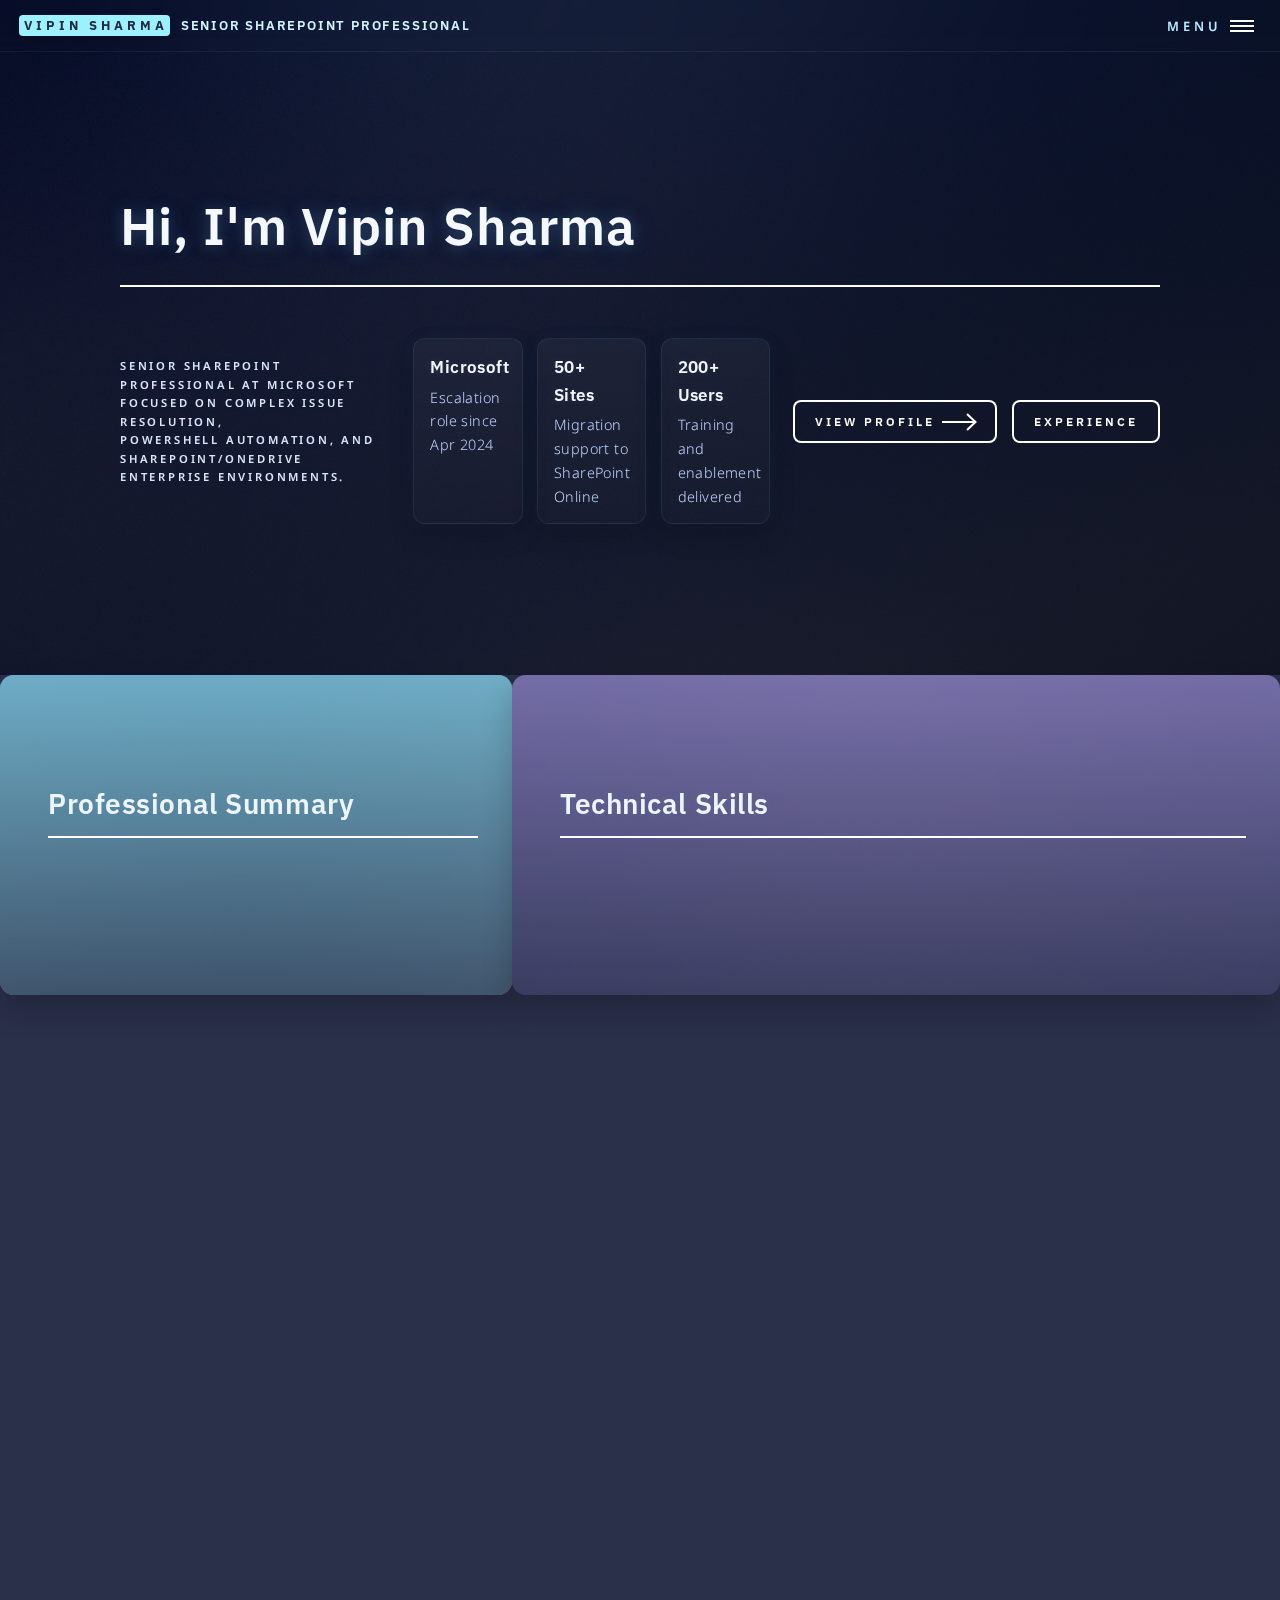
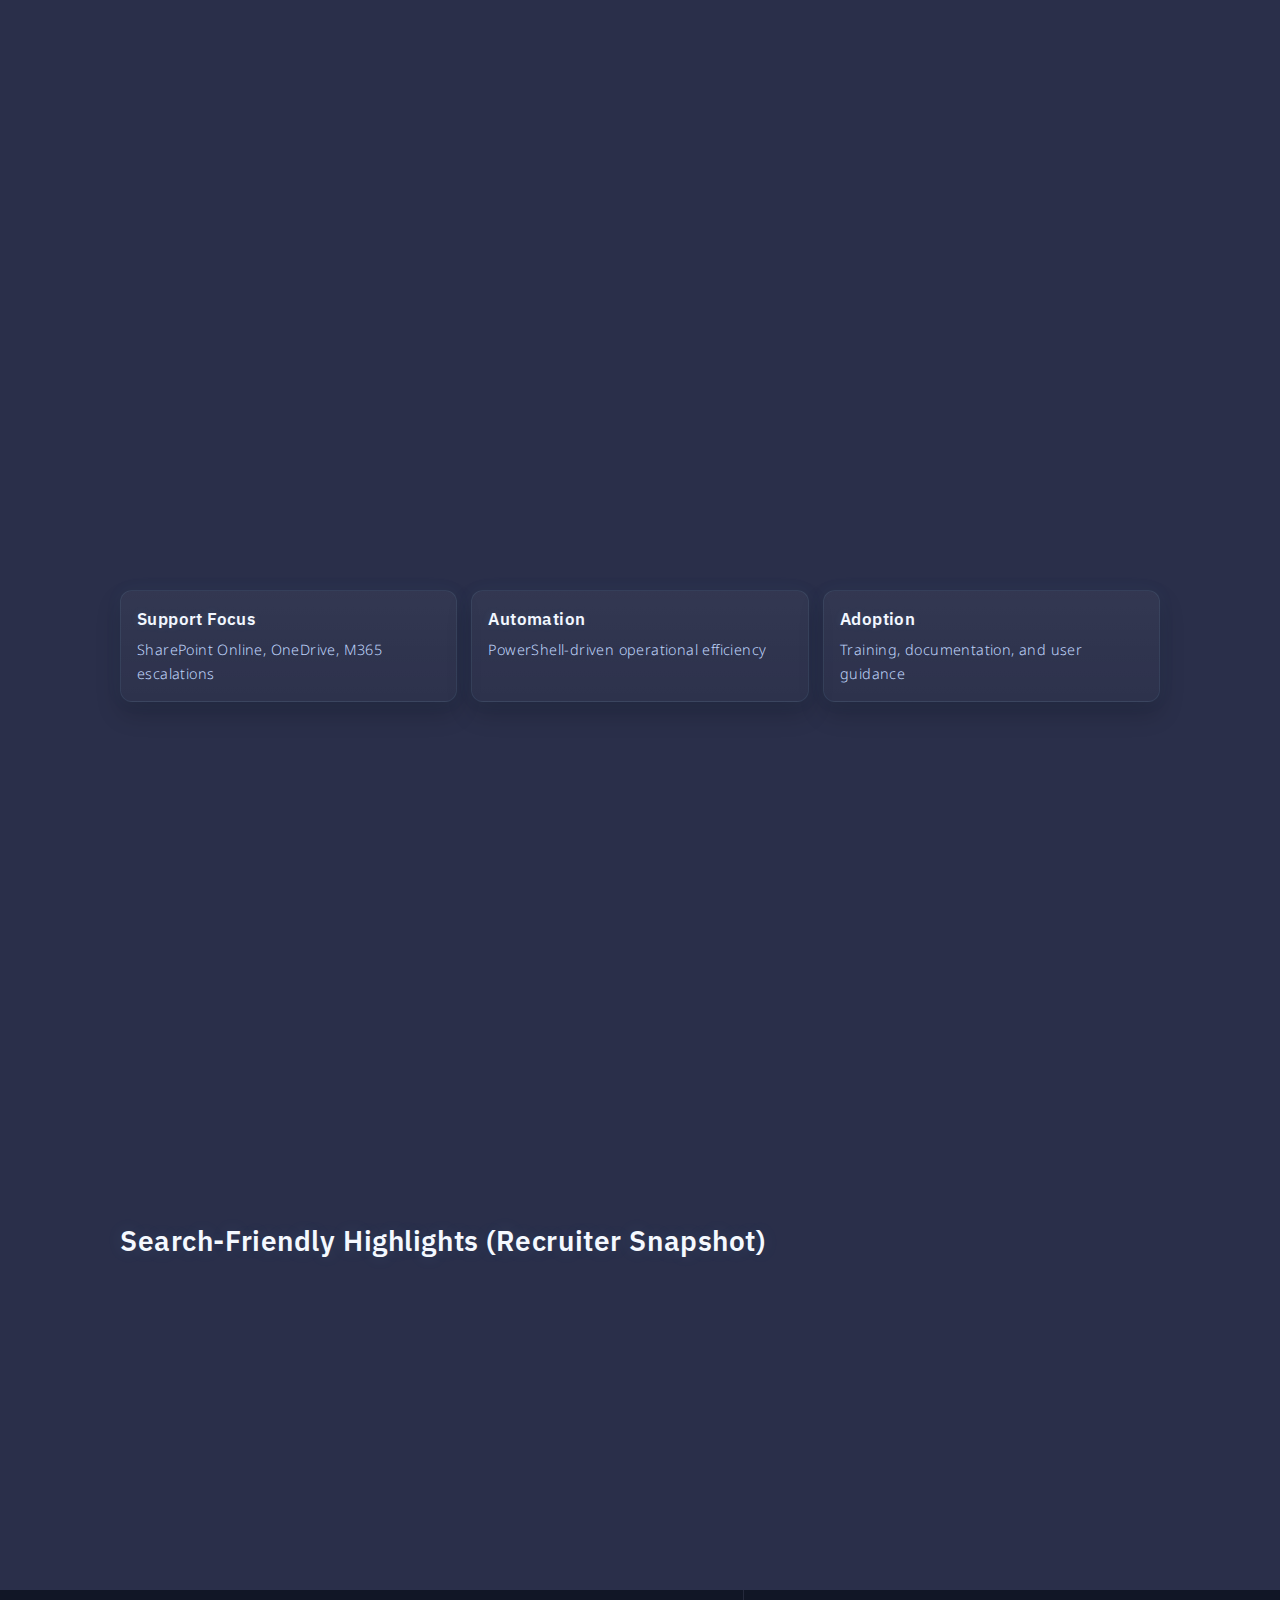
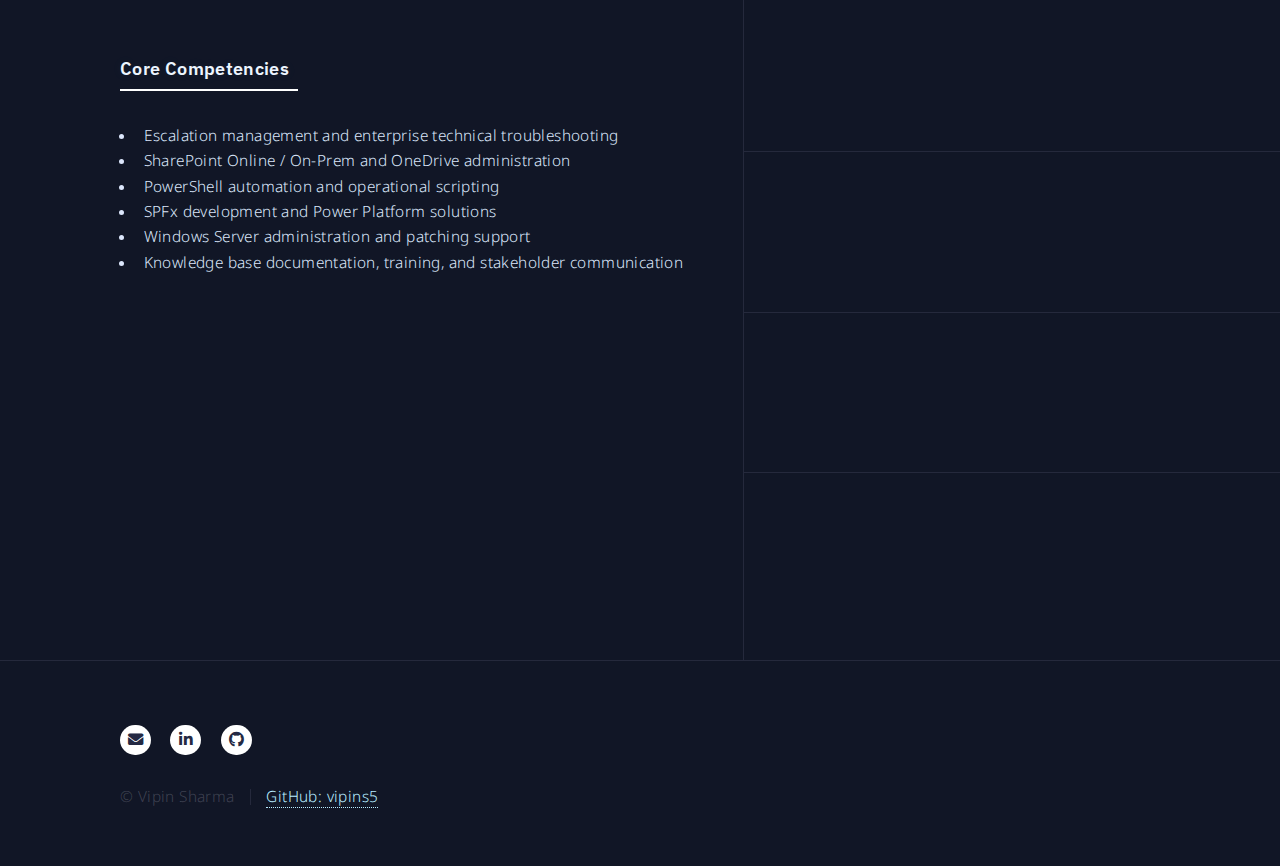
<file: index.html>
<!DOCTYPE HTML>
<!--
	Forty by HTML5 UP
	html5up.net | @ajlkn
	Free for personal and commercial use under the CCA 3.0 license (html5up.net/license)
-->
<html lang="en">
	<head>
		<title>Vipin Sharma | Senior SharePoint Professional</title>
		<meta charset="utf-8" />
		<meta name="viewport" content="width=device-width, initial-scale=1, user-scalable=no" />
		<meta name="description" content="Vipin Sharma is a Senior SharePoint Professional and Microsoft Escalation Engineer specializing in SharePoint Online, OneDrive, PowerShell automation, Microsoft 365 support, migrations, and enterprise troubleshooting." />
		<meta name="keywords" content="Vipin Sharma, Senior SharePoint Professional, SharePoint Online, OneDrive, Microsoft 365 Support, Escalation Engineer, PowerShell, SharePoint Administrator, M365 Support Engineer" />
		<meta name="author" content="Vipin Sharma" />
		<meta name="robots" content="index,follow,max-image-preview:large" />
		<meta property="og:type" content="website" />
		<meta property="og:title" content="Vipin Sharma | Senior SharePoint Professional" />
		<meta property="og:description" content="Senior SharePoint Professional with Microsoft escalation experience in SharePoint Online, OneDrive, PowerShell automation, enterprise troubleshooting, migrations, and documentation-led support excellence." />
		<meta property="og:image" content="images/Photo.png" />
		<meta property="og:site_name" content="Vipin Sharma Portfolio" />
		<meta name="twitter:card" content="summary_large_image" />
		<meta name="twitter:title" content="Vipin Sharma | Senior SharePoint Professional" />
		<meta name="twitter:description" content="Microsoft escalation experience across SharePoint Online, OneDrive, PowerShell automation, and enterprise support operations." />
		<meta name="twitter:image" content="images/Photo.png" />
		<link rel="preconnect" href="https://fonts.googleapis.com" />
		<link rel="preconnect" href="https://fonts.gstatic.com" crossorigin />
		<link href="https://fonts.googleapis.com/css2?family=IBM+Plex+Sans:wght@400;500;600;700&family=Noto+Sans:wght@400;500;600;700&display=swap" rel="stylesheet" />
		<link rel="stylesheet" href="assets/css/main.css" />
		<link rel="stylesheet" href="assets/css/custom.css" />
		<script type="application/ld+json">
		{
		  "@context": "https://schema.org",
		  "@type": "Person",
		  "name": "Vipin Sharma",
		  "jobTitle": "Senior SharePoint Professional",
		  "description": "Senior SharePoint Professional with Microsoft escalation experience in SharePoint Online, OneDrive, PowerShell automation, and enterprise Microsoft 365 support.",
		  "email": "mailto:vipin.05sharma@yahoo.com",
		  "telephone": "+91 99109 06957",
		  "address": {
		    "@type": "PostalAddress",
		    "addressLocality": "Bengaluru",
		    "addressRegion": "Karnataka",
		    "postalCode": "560035",
		    "addressCountry": "IN"
		  },
		  "sameAs": [
		    "https://www.linkedin.com/in/vipin-sharma5",
		    "https://github.com/vipins5"
		  ],
		  "knowsAbout": [
		    "SharePoint Online",
		    "OneDrive for Business",
		    "Microsoft 365 Support",
		    "PowerShell Automation",
		    "SharePoint Migrations",
		    "Escalation Management",
		    "Microsoft 365 Copilot",
		    "SharePoint Agents"
		  ]
		}
		</script>
		<noscript><link rel="stylesheet" href="assets/css/noscript.css" /></noscript>
	</head>
	<body class="is-preload">

		<!-- Wrapper -->
			<div id="wrapper">

				<!-- Header -->
					<header id="header" class="alt">
						<a href="index.html" class="logo"><strong>Vipin Sharma</strong> <span>Senior SharePoint Professional</span></a>
						<nav>
							<a href="#menu">Menu</a>
						</nav>
					</header>

				<!-- Menu -->
					<nav id="menu">
						<ul class="links">
							<li><a href="index.html">Home</a></li>
							<li><a href="#one">Highlights</a></li>
							<li><a href="professional-summary.html">Professional Summary</a></li>
							<li><a href="WorkExperience.html">Experience</a></li>
							<li><a href="#contact">Contact</a></li>
						</ul>
					</nav>

				<!-- Banner -->
					<section id="banner" class="major">
						<div class="inner">
							<header class="major">
								<h1>Hi, I'm Vipin Sharma</h1>
							</header>
							<div class="content">
								<p>Senior SharePoint Professional at Microsoft focused on complex issue resolution,<br />
								PowerShell automation, and SharePoint/OneDrive enterprise environments.</p>
								<div class="mini-stats">
									<div class="mini-stat">
										<strong>Microsoft</strong>
										<span>Escalation role since Apr 2024</span>
									</div>
									<div class="mini-stat">
										<strong>50+ Sites</strong>
										<span>Migration support to SharePoint Online</span>
									</div>
									<div class="mini-stat">
										<strong>200+ Users</strong>
										<span>Training and enablement delivered</span>
									</div>
								</div>
								<ul class="actions">
									<li><a href="#one" class="button next scrolly">View Profile</a></li>
									<li><a href="WorkExperience.html" class="button">Experience</a></li>
								</ul>
							</div>
						</div>
					</section>

				<!-- Main -->
					<div id="main">

						<!-- One -->
							<section id="one" class="tiles">
								<article>
									<span class="image">
										<img src="images/pic01.jpg" alt="Professional summary and senior SharePoint profile" />
									</span>
									<header class="major">
										<h3><a href="professional-summary.html" class="link">Professional Summary</a></h3>
										<p>Dynamic escalation engineer with a strong record in enterprise troubleshooting.</p>
									</header>
								</article>
								<article>
									<span class="image">
										<img src="images/pic02.jpg" alt="Technical skills in SharePoint, Microsoft 365, and PowerShell" />
									</span>
									<header class="major">
										<h3><a href="TechnicalSkills.html" class="link">Technical Skills</a></h3>
										<p>SharePoint Online/Server, OneDrive, PowerShell, SPFx, Power Platform, M365 support, Windows Server.</p>
									</header>
								</article>
								<article>
									<span class="image">
										<img src="images/pic03.jpg" alt="Microsoft work experience and escalation engineering" />
									</span>
									<header class="major">
										<h3><a href="WorkExperience.html#microsoft" class="link">Microsoft (2024-Present)</a></h3>
										<p>Handled complex enterprise escalations, stakeholder communication, and knowledge-driven resolution workflows.</p>
									</header>
								</article>
								<article>
									<span class="image">
										<img src="images/pic04.jpg" alt="Consulting experience in enterprise support and migrations" />
									</span>
									<header class="major">
										<h3><a href="ConsultingExperience.html" class="link">Consulting Experience</a></h3>
										<p>HCLTech, Accenture, and related roles delivering migrations, automation, training, and service improvements.</p>
									</header>
								</article>
								<article>
									<span class="image">
										<img src="images/pic05.jpg" alt="Education background in Information Technology" />
									</span>
									<header class="major">
										<h3><a href="Education.html" class="link">Education</a></h3>
										<p>B.Tech in Information Technology from AKTU, Greater Noida.</p>
									</header>
								</article>
								<article>
									<span class="image">
										<img src="images/pic06.jpg" alt="Certifications and professional links" />
									</span>
									<header class="major">
										<h3><a href="Certification.html" class="link">Certifications & Links</a></h3>
										<p>Microsoft certifications and LinkedIn profile for professional details.</p>
									</header>
								</article>
							</section>

						<!-- Two -->
							<section id="two">
								<div class="inner">
									<header class="major">
										<h2>Professional Profile</h2>
									</header>
									<p>Vipin Sharma is an Escalation Engineer at Microsoft (since April 2024) with deep experience in SharePoint and OneDrive support, PowerShell automation, and enterprise IT operations. He has worked across Microsoft, HCLTech, Accenture, and Winshuttle/Precisely, delivering large-scale migrations, process automation, vulnerability remediation, end-user enablement, and incident resolution. His work emphasizes operational efficiency, customer communication, and scalable support practices.</p>
									<p><strong>Selected experience highlights:</strong> Led migration support for 50+ sites from on-premises to SharePoint Online, automated administrative tasks to reduce manual workload, delivered training to 200+ users, managed SharePoint infrastructure across multiple versions, and supported critical enterprise escalations with clear stakeholder updates and knowledge base documentation.</p>
									<p><strong>Market alignment:</strong> The profile is aligned to current hiring expectations for senior SharePoint/Microsoft 365 support roles, including escalation ownership, PowerShell automation, incident communication, migration support, and documentation-led operational maturity.</p>
									<p><strong>Target roles:</strong> Senior SharePoint Professional, Microsoft 365 Support Engineer, SharePoint Administrator, Escalation Engineer, Collaboration Platform Specialist.</p>
									<div class="mini-stats">
										<div class="mini-stat">
											<strong>Support Focus</strong>
											<span>SharePoint Online, OneDrive, M365 escalations</span>
										</div>
										<div class="mini-stat">
											<strong>Automation</strong>
											<span>PowerShell-driven operational efficiency</span>
										</div>
										<div class="mini-stat">
											<strong>Adoption</strong>
											<span>Training, documentation, and user guidance</span>
										</div>
									</div>
									<p><strong>Education:</strong> Bachelor of Technology in Information Technology, Dr. A.P.J. Abdul Kalam Technical University, Greater Noida (2014). Higher Secondary Education (Science), Kendriya Vidyalaya, New Delhi (2008).</p>
									<p><strong>Certifications:</strong> Microsoft 365 Certified: Fundamentals; Microsoft 365 Certified: Teams Administrator Associate; Microsoft Certified: Azure AI Fundamentals.</p>
									<p><strong>What recruiters can expect:</strong> A senior support professional who can own complex SharePoint/Microsoft 365 incidents, communicate clearly with stakeholders, document repeatable resolutions, and improve operational efficiency through automation and process discipline.</p>
									<ul>
										<li><strong>Strength in production support:</strong> Handles business-impact incidents with communication discipline and structured troubleshooting.</li>
										<li><strong>Strength in platform operations:</strong> Combines admin support with automation and knowledge documentation.</li>
										<li><strong>Strength in adoption support:</strong> Training and enablement focus for smoother rollouts and post-change stabilization.</li>
									</ul>
									<ul class="actions">
										<li><a href="professional-summary.html" class="button next">Read Full Summary</a></li>
										<li><a href="WorkExperience.html" class="button">View Experience</a></li>
										<li><a href="Certification.html" class="button">View Credentials</a></li>
									</ul>
									<hr class="major" />
									<h2>Search-Friendly Highlights (Recruiter Snapshot)</h2>
									<p>Senior SharePoint Professional with Microsoft escalation support experience across SharePoint Online, OneDrive for Business, Microsoft 365 collaboration services, PowerShell automation, enterprise incident handling, migration support, user enablement, and knowledge base documentation.</p>
									<ul>
										<li>Microsoft 365 support and escalation handling for enterprise collaboration workloads</li>
										<li>SharePoint Online / OneDrive troubleshooting, access/sharing support, and service behavior analysis</li>
										<li>PowerShell-based automation for operational efficiency and repeatable administration tasks</li>
										<li>Migration support, hypercare, user training, and documentation-led support maturity</li>
										<li>Copilot and SharePoint agents awareness (governance, scope, permissions, and adoption support readiness)</li>
									</ul>
								</div>
							</section>

					</div>

				<!-- Contact -->
					<section id="contact">
						<div class="inner">
							<section>
								<div class="inner">
									<header class="major">
										<h3>Core Competencies</h3>
									</header>
									<ul>
										<li>Escalation management and enterprise technical troubleshooting</li>
										<li>SharePoint Online / On-Prem and OneDrive administration</li>
										<li>PowerShell automation and operational scripting</li>
										<li>SPFx development and Power Platform solutions</li>
										<li>Windows Server administration and patching support</li>
										<li>Knowledge base documentation, training, and stakeholder communication</li>
									</ul>
								</div>
							</section>
							<section class="split">
								<section>
									<div class="contact-method">
										<span class="icon solid alt fa-envelope"></span>
										<h3>Email</h3>
										<a href="mailto:vipin.05sharma@yahoo.com">vipin.05sharma@yahoo.com</a>
									</div>
								</section>
								<section>
									<div class="contact-method">
										<span class="icon solid alt fa-phone"></span>
										<h3>Phone</h3>
										<span>+91 99109 06957</span>
									</div>
								</section>
								<section>
									<div class="contact-method">
										<span class="icon brands alt fa-whatsapp"></span>
										<h3>WhatsApp</h3>
										<a href="https://wa.me/919910906957" target="_blank" rel="noopener noreferrer">wa.me/+919910906957</a>
									</div>
								</section>
								<section>
									<div class="contact-method">
										<span class="icon solid alt fa-home"></span>
										<h3>Address</h3>
										<span>Bengaluru, Karnataka 560035<br />
										India</span>
									</div>
								</section>
							</section>
						</div>
					</section>

				<!-- Footer -->
					<footer id="footer">
						<div class="inner">
							<ul class="icons">
								<li><a href="mailto:vipin.05sharma@yahoo.com" class="icon solid alt fa-envelope"><span class="label">Email</span></a></li>
								<li><a href="https://www.linkedin.com/in/vipin-sharma5" class="icon brands alt fa-linkedin-in" target="_blank" rel="noopener noreferrer"><span class="label">LinkedIn</span></a></li>
								<li><a href="https://github.com/vipins5" class="icon brands alt fa-github" target="_blank" rel="noopener noreferrer"><span class="label">GitHub</span></a></li>
							</ul>
							<ul class="copyright">
								<li>&copy; Vipin Sharma</li><li><a href="https://github.com/vipins5" target="_blank" rel="noopener noreferrer">GitHub: vipins5</a></li>
							</ul>
						</div>
					</footer>

			</div>

		<!-- Scripts -->
			<script src="assets/js/jquery.min.js"></script>
			<script src="assets/js/jquery.scrolly.min.js"></script>
			<script src="assets/js/jquery.scrollex.min.js"></script>
			<script src="assets/js/browser.min.js"></script>
			<script src="assets/js/breakpoints.min.js"></script>
			<script src="assets/js/util.js"></script>
			<script src="assets/js/main.js"></script>
			<script src="assets/js/custom.js"></script>

	</body>
</html>
</file>
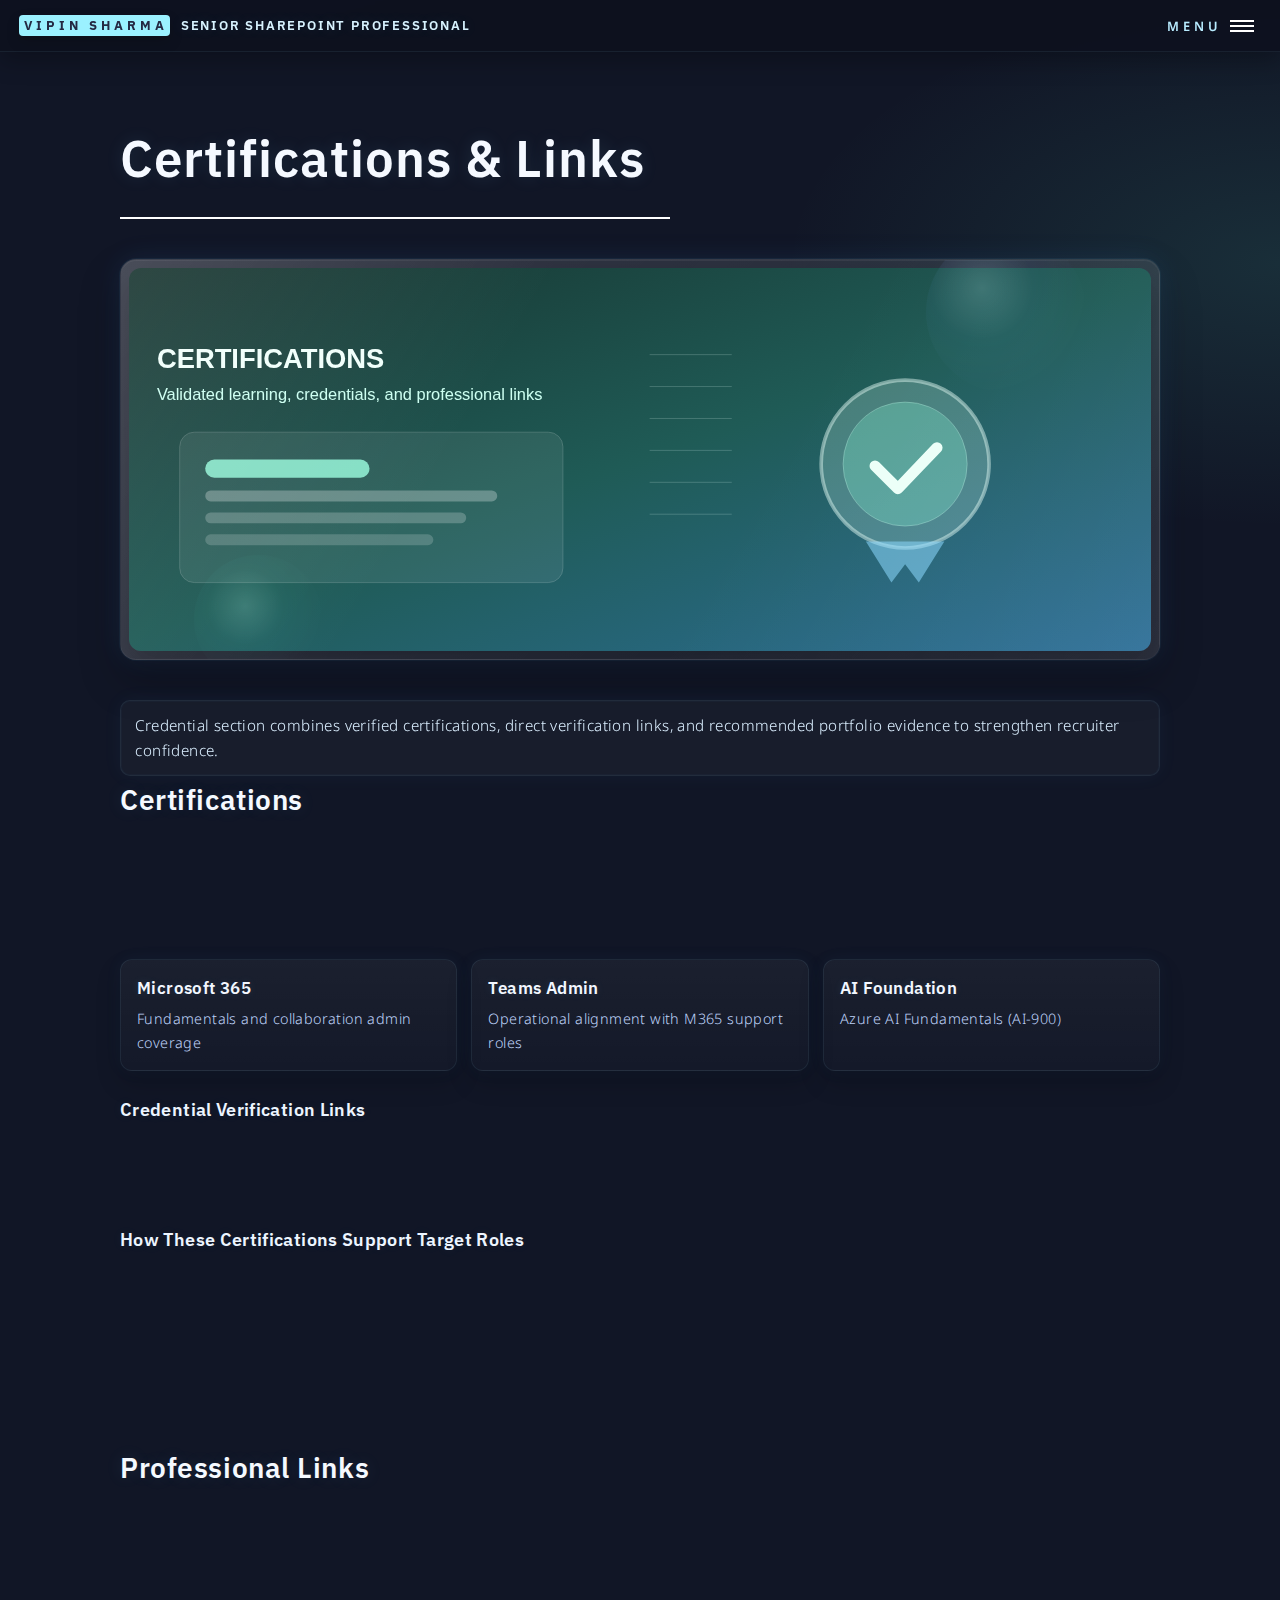
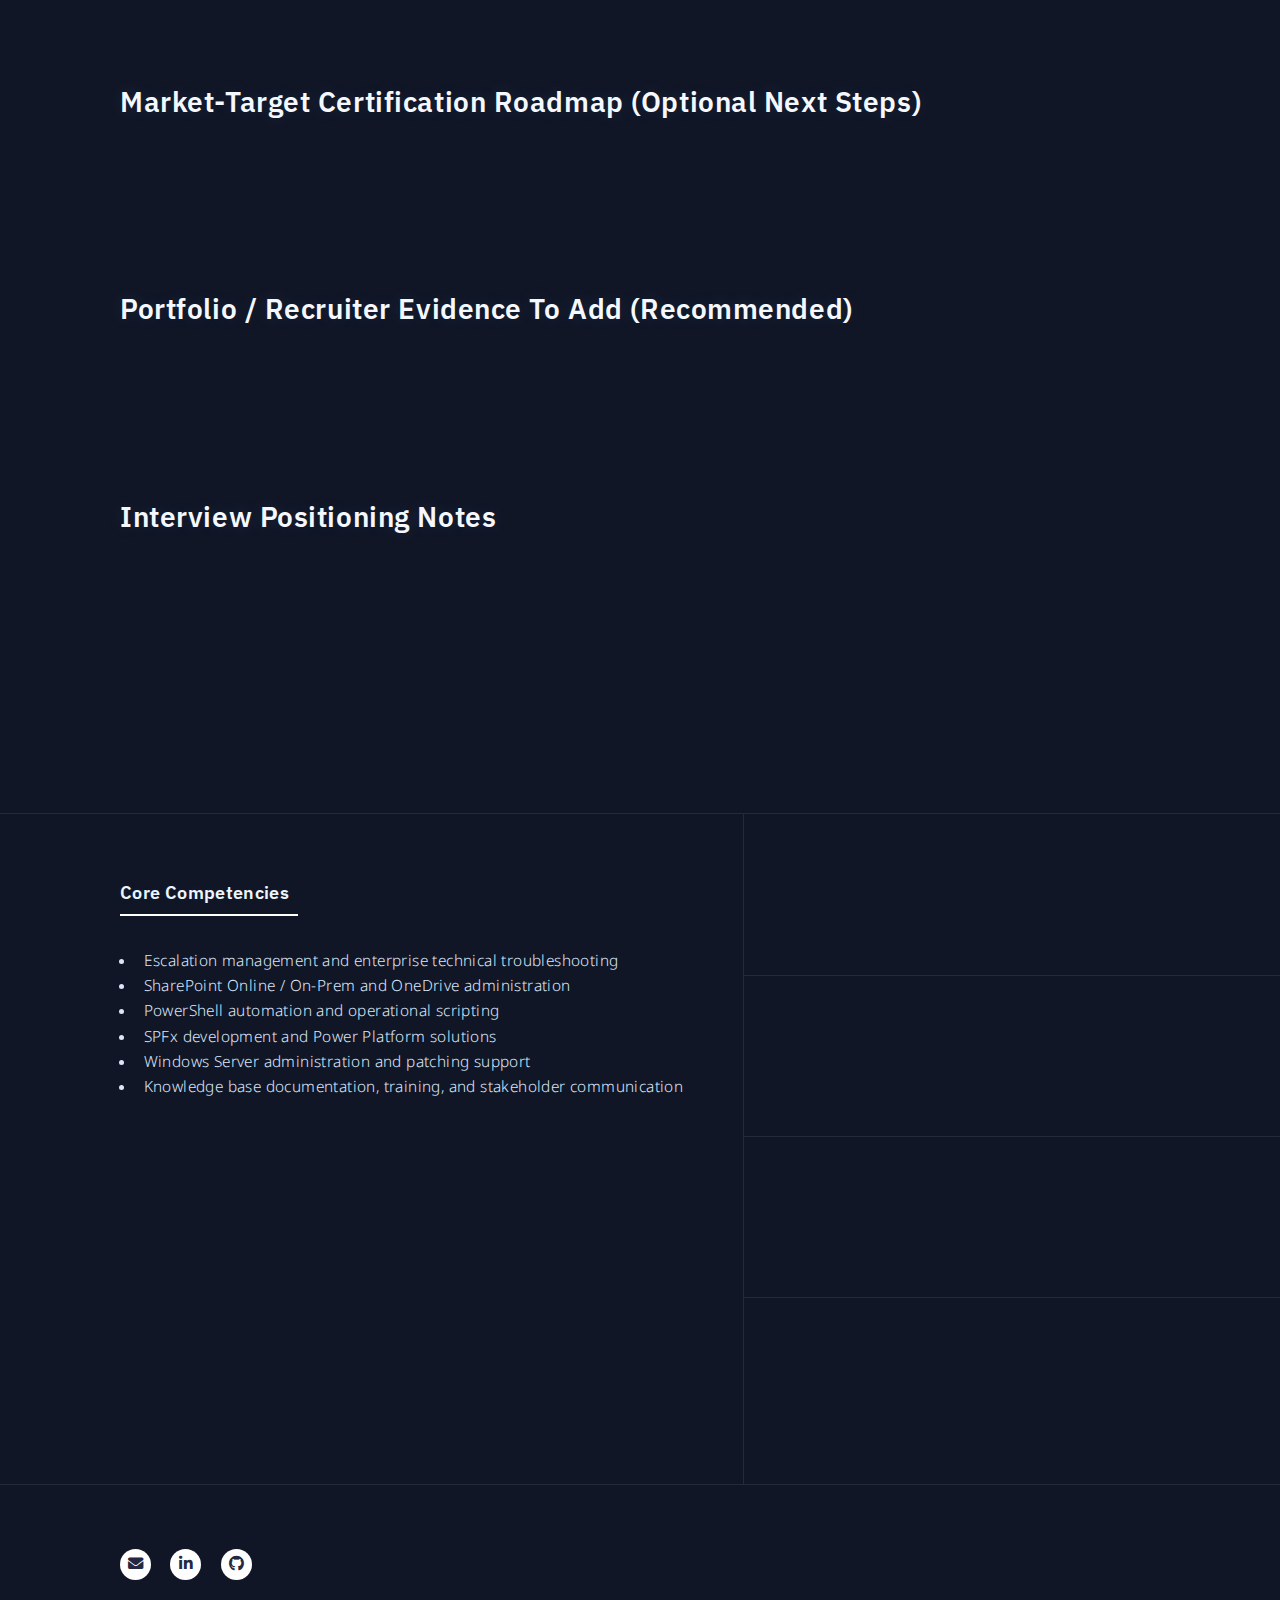
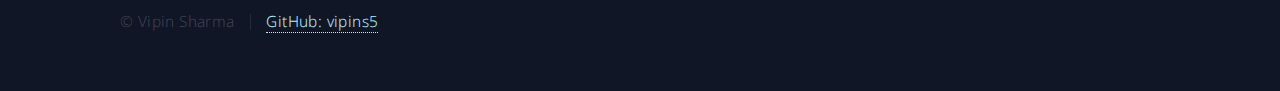
<file: Certification.html>
<!DOCTYPE HTML>
<!--
	Forty by HTML5 UP
	html5up.net | @ajlkn
	Free for personal and commercial use under the CCA 3.0 license (html5up.net/license)
-->
<html lang="en">
	<head>
		<title>Certifications | Vipin Sharma</title>
		<meta charset="utf-8" />
		<meta name="viewport" content="width=device-width, initial-scale=1, user-scalable=no" />
		<meta name="description" content="Certifications and credential verification links for Vipin Sharma including Microsoft 365, Teams Administrator Associate, and Azure AI Fundamentals (AI-900)." />
		<meta name="keywords" content="Vipin Sharma certifications, Microsoft 365 Certified Fundamentals, Teams Administrator Associate, AI-900, Azure AI Fundamentals, credential verification" />
		<meta name="robots" content="index,follow,max-image-preview:large" />
		<meta property="og:type" content="article" />
		<meta property="og:title" content="Certifications | Vipin Sharma" />
		<meta property="og:description" content="Verified Microsoft credentials, certification roadmap, and professional links for Vipin Sharma." />
		<meta property="og:image" content="images/banner-certification.svg" />
		<meta name="twitter:card" content="summary_large_image" />
		<meta name="twitter:title" content="Certifications | Vipin Sharma" />
		<meta name="twitter:description" content="Microsoft certifications and direct credential verification links including Teams Administrator and AI-900." />
		<script type="application/ld+json">
		{
		  "@context": "https://schema.org",
		  "@type": "WebPage",
		  "name": "Certifications - Vipin Sharma",
		  "description": "Certification details and verification links for Microsoft credentials."
		}
		</script>
		<link rel="preconnect" href="https://fonts.googleapis.com" />
		<link rel="preconnect" href="https://fonts.gstatic.com" crossorigin />
		<link href="https://fonts.googleapis.com/css2?family=IBM+Plex+Sans:wght@400;500;600;700&family=Noto+Sans:wght@400;500;600;700&display=swap" rel="stylesheet" />
		<link rel="stylesheet" href="assets/css/main.css" />
		<link rel="stylesheet" href="assets/css/custom.css" />
		<noscript><link rel="stylesheet" href="assets/css/noscript.css" /></noscript>
	</head>
	<body class="is-preload">
		<div id="wrapper">
			<header id="header">
				<a href="index.html" class="logo"><strong>Vipin Sharma</strong> <span>Senior SharePoint Professional</span></a>
				<nav><a href="#menu">Menu</a></nav>
			</header>

			<nav id="menu">
				<ul class="links">
					<li><a href="index.html">Home</a></li>
					<li><a href="professional-summary.html">Professional Summary</a></li>
					<li><a href="TechnicalSkills.html">Technical Skills</a></li>
					<li><a href="WorkExperience.html">Work Experience</a></li>
					<li><a href="ConsultingExperience.html">Consulting Experience</a></li>
					<li><a href="Education.html">Education</a></li>
					<li><a href="Certification.html">Certifications</a></li>
				</ul>
			</nav>

			<div id="main" class="alt">
				<section id="one">
					<div class="inner">
						<header class="major">
							<h1>Certifications & Links</h1>
						</header>
						<span class="image main"><img src="images/banner-certification.svg" alt="Certifications and professional links illustration" /></span>
						<p class="banner-note">Credential section combines verified certifications, direct verification links, and recommended portfolio evidence to strengthen recruiter confidence.</p>

						<h2>Certifications</h2>
						<ul>
							<li>Microsoft 365 Certified: Fundamentals</li>
							<li>Microsoft 365 Certified: Teams Administrator Associate</li>
							<li>Microsoft Certified: Azure AI Fundamentals</li>
						</ul>
						<div class="mini-stats">
							<div class="mini-stat">
								<strong>Microsoft 365</strong>
								<span>Fundamentals and collaboration admin coverage</span>
							</div>
							<div class="mini-stat">
								<strong>Teams Admin</strong>
								<span>Operational alignment with M365 support roles</span>
							</div>
							<div class="mini-stat">
								<strong>AI Foundation</strong>
								<span>Azure AI Fundamentals (AI-900)</span>
							</div>
						</div>

						<h3>Credential Verification Links</h3>
						<ul>
							<li><a href="https://learn.microsoft.com/api/credentials/share/en-us/VipinSharma-00005/34A23D273454FB9F?sharingId=39203CB680757DF5" target="_blank" rel="noopener noreferrer">Microsoft Teams Administrator Associate - Verify Credential</a></li>
							<li><a href="https://learn.microsoft.com/api/credentials/share/en-us/VipinSharma-00005/82077F1D9E13D81A?sharingId=39203CB680757DF5" target="_blank" rel="noopener noreferrer">Microsoft Certified: Azure AI Fundamentals (AI-900) - Verify Credential</a></li>
						</ul>

						<h3>How These Certifications Support Target Roles</h3>
						<ul>
							<li><strong>Microsoft 365 Fundamentals:</strong> Validates broad Microsoft 365 platform understanding and service concepts.</li>
							<li><strong>Teams Administrator Associate:</strong> Demonstrates admin-level operational capability in Microsoft collaboration workloads.</li>
							<li><strong>Azure AI Fundamentals:</strong> Adds modern platform awareness useful for evolving M365/automation and AI-enabled workflows.</li>
						</ul>

						<hr class="major" />

						<h2>Professional Links</h2>
						<ul>
							<li><a href="https://www.linkedin.com/in/vipin-sharma5" target="_blank" rel="noopener noreferrer">LinkedIn: vipin-sharma5</a></li>
							<li><a href="mailto:vipin.05sharma@yahoo.com">Email: vipin.05sharma@yahoo.com</a></li>
							<li><a href="https://wa.me/919910906957" target="_blank" rel="noopener noreferrer">WhatsApp: wa.me/+919910906957</a></li>
							<li><a href="https://learn.microsoft.com/api/credentials/share/en-us/VipinSharma-00005/34A23D273454FB9F?sharingId=39203CB680757DF5" target="_blank" rel="noopener noreferrer">Teams Administrator Credential Link</a></li>
							<li><a href="https://learn.microsoft.com/api/credentials/share/en-us/VipinSharma-00005/82077F1D9E13D81A?sharingId=39203CB680757DF5" target="_blank" rel="noopener noreferrer">AI-900 Credential Link</a></li>
						</ul>

						<h2>Market-Target Certification Roadmap (Optional Next Steps)</h2>
						<ul>
							<li>SharePoint / Microsoft 365 Administrator-focused certifications relevant to platform operations and governance.</li>
							<li>Security/compliance-focused credentials to strengthen governance and enterprise readiness.</li>
							<li>Power Platform or automation credentials to support workflow/process modernization roles.</li>
							<li>Copilot / AI-adoption learning paths relevant to Microsoft 365 Copilot and agent governance/use.</li>
						</ul>

						<h2>Portfolio / Recruiter Evidence To Add (Recommended)</h2>
						<ul>
							<li>Certification verification links or badge URLs (where available)</li>
							<li>Short list of key projects/initiatives (migration, automation, training, documentation)</li>
							<li>Resume PDF download link and updated profile summary</li>
							<li>Selected PowerShell script examples or GitHub repositories (where shareable)</li>
						</ul>

						<h2>Interview Positioning Notes</h2>
						<p>These certifications are strongest when combined with concrete examples of production troubleshooting, escalation ownership, documentation improvements, PowerShell automation, and migration/adoption support outcomes.</p>

						<p>You can later add certification IDs, verification URLs, issue dates, badge links, and a downloadable resume here.</p>

						<ul class="actions">
							<li><a href="Education.html" class="button primary">Education</a></li>
							<li><a href="index.html" class="button">Back to Home</a></li>
						</ul>
					</div>
				</section>
			</div>

			<section id="contact">
				<div class="inner">
					<section>
						<div class="inner">
							<header class="major"><h3>Core Competencies</h3></header>
							<ul>
								<li>Escalation management and enterprise technical troubleshooting</li>
								<li>SharePoint Online / On-Prem and OneDrive administration</li>
								<li>PowerShell automation and operational scripting</li>
								<li>SPFx development and Power Platform solutions</li>
								<li>Windows Server administration and patching support</li>
								<li>Knowledge base documentation, training, and stakeholder communication</li>
							</ul>
						</div>
					</section>
					<section class="split">
						<section><div class="contact-method"><span class="icon solid alt fa-envelope"></span><h3>Email</h3><a href="mailto:vipin.05sharma@yahoo.com">vipin.05sharma@yahoo.com</a></div></section>
						<section><div class="contact-method"><span class="icon solid alt fa-phone"></span><h3>Phone</h3><span>+91 99109 06957</span></div></section>
						<section><div class="contact-method"><span class="icon brands alt fa-whatsapp"></span><h3>WhatsApp</h3><a href="https://wa.me/919910906957" target="_blank" rel="noopener noreferrer">wa.me/+919910906957</a></div></section>
						<section><div class="contact-method"><span class="icon solid alt fa-home"></span><h3>Address</h3><span>Bengaluru, Karnataka 560035<br />India</span></div></section>
					</section>
				</div>
			</section>

			<footer id="footer">
				<div class="inner">
					<ul class="icons">
						<li><a href="mailto:vipin.05sharma@yahoo.com" class="icon solid alt fa-envelope"><span class="label">Email</span></a></li>
						<li><a href="https://www.linkedin.com/in/vipin-sharma5" class="icon brands alt fa-linkedin-in" target="_blank" rel="noopener noreferrer"><span class="label">LinkedIn</span></a></li>
						<li><a href="https://github.com/vipins5" class="icon brands alt fa-github" target="_blank" rel="noopener noreferrer"><span class="label">GitHub</span></a></li>
					</ul>
					<ul class="copyright">
						<li>&copy; Vipin Sharma</li><li><a href="https://github.com/vipins5" target="_blank" rel="noopener noreferrer">GitHub: vipins5</a></li>
					</ul>
				</div>
			</footer>
		</div>

		<script src="assets/js/jquery.min.js"></script>
		<script src="assets/js/jquery.scrolly.min.js"></script>
		<script src="assets/js/jquery.scrollex.min.js"></script>
		<script src="assets/js/browser.min.js"></script>
		<script src="assets/js/breakpoints.min.js"></script>
		<script src="assets/js/util.js"></script>
		<script src="assets/js/main.js"></script>
		<script src="assets/js/custom.js"></script>
	</body>
</html>
</file>
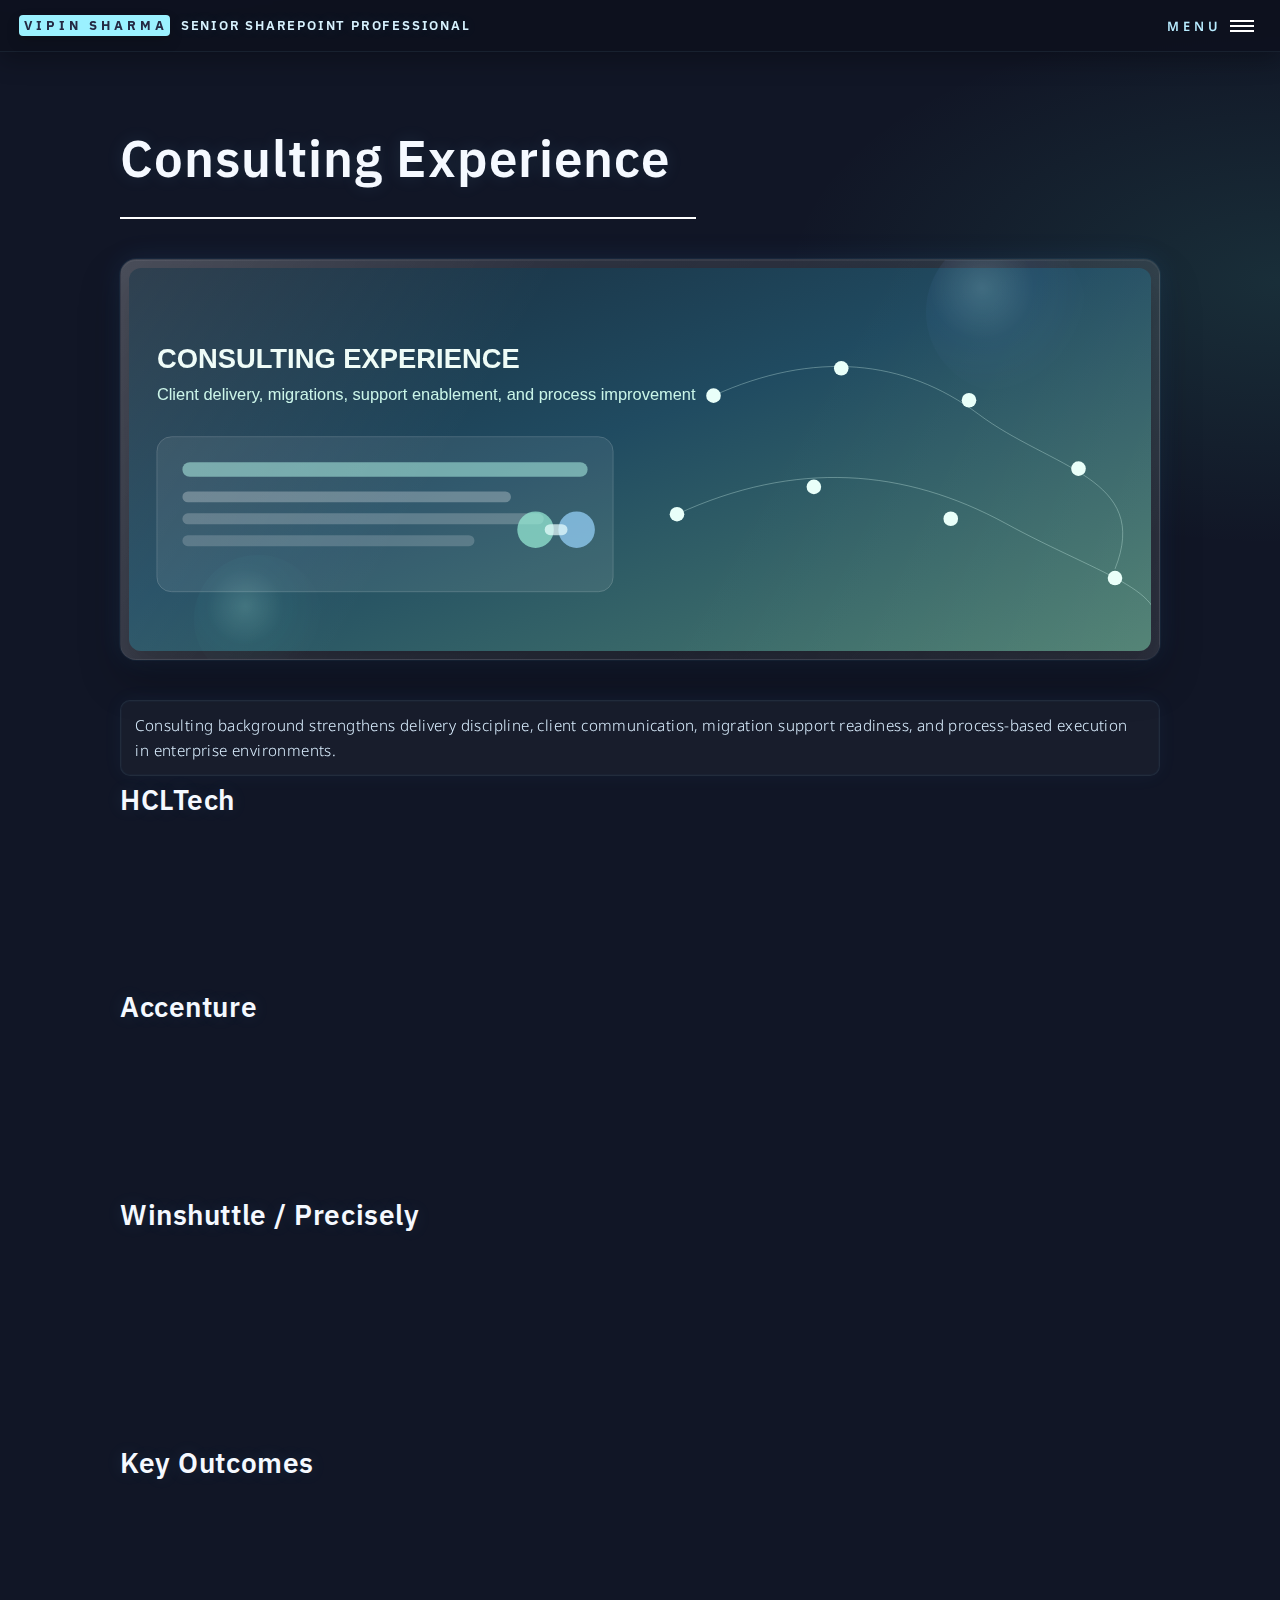
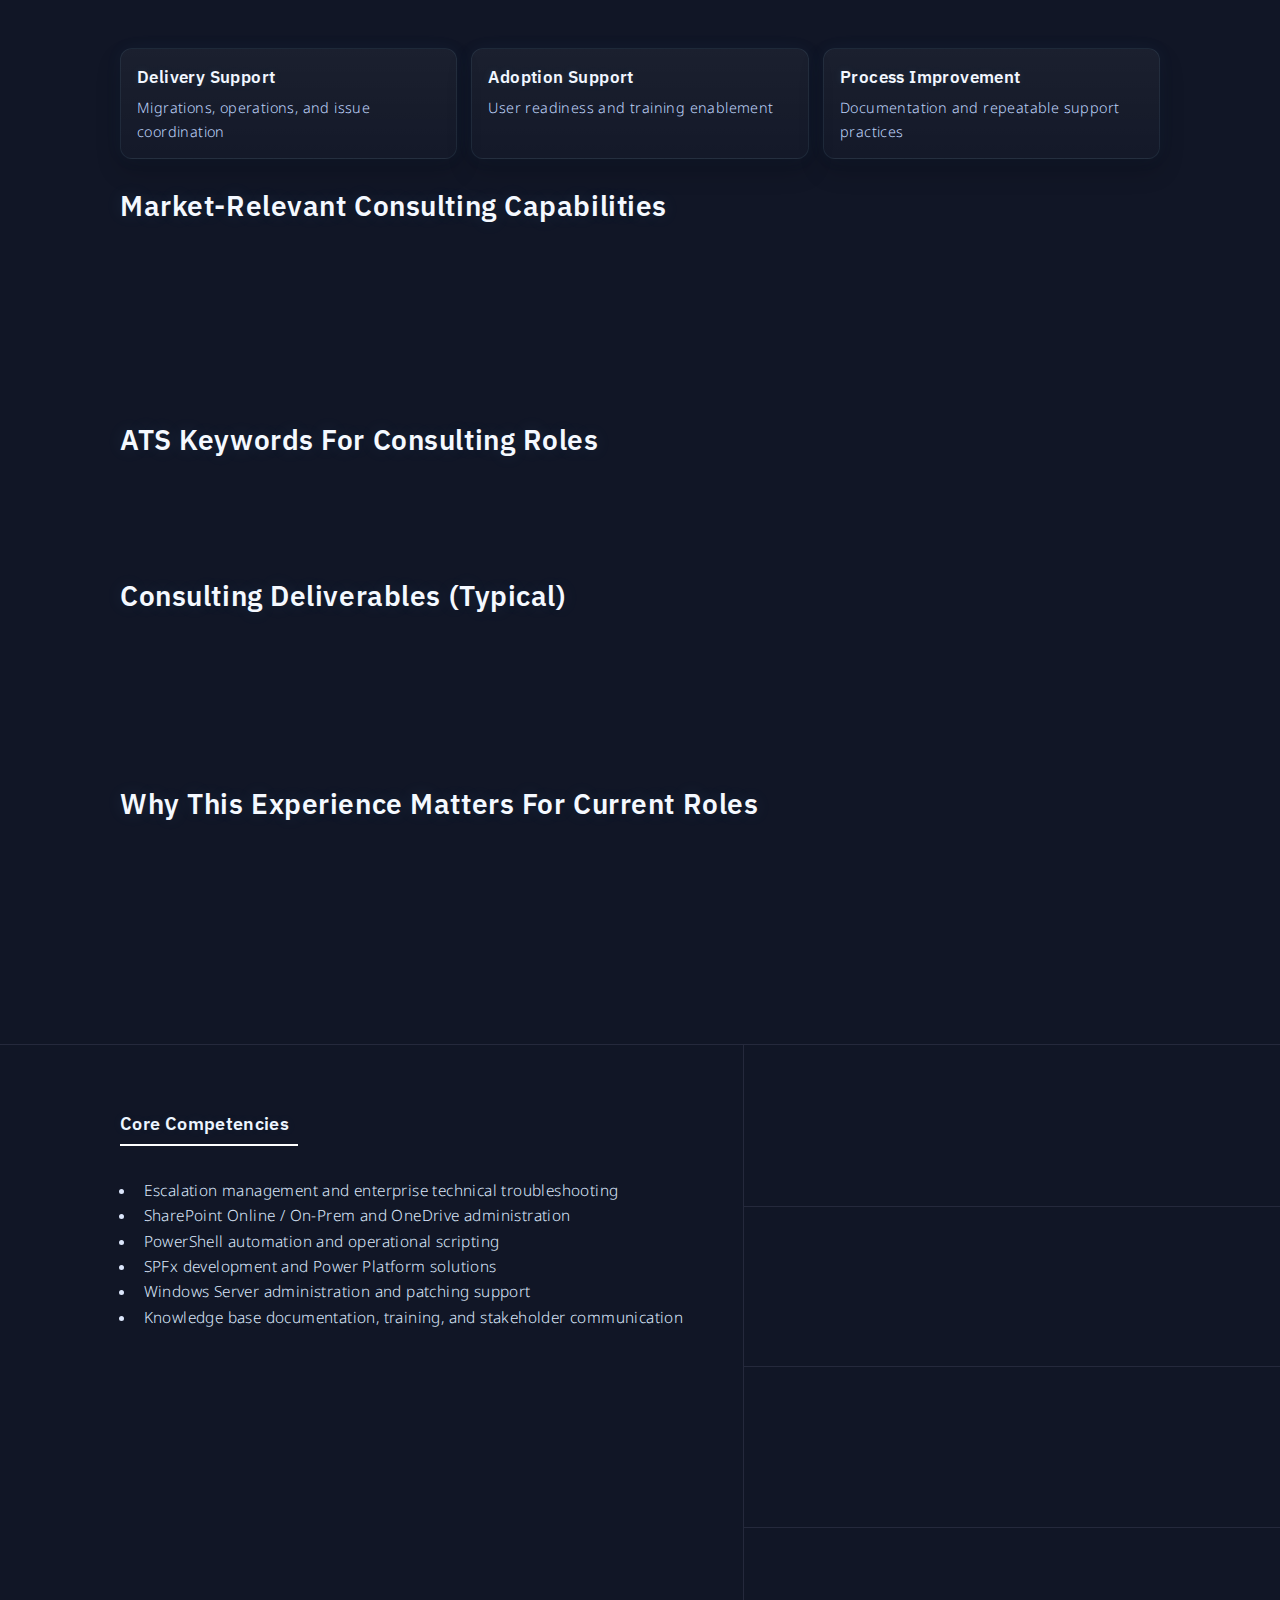
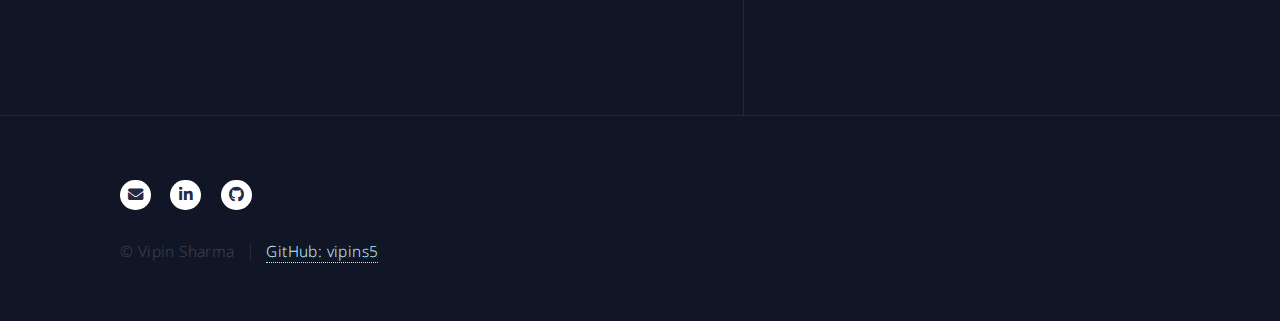
<file: ConsultingExperience.html>
<!DOCTYPE HTML>
<!--
	Forty by HTML5 UP
	html5up.net | @ajlkn
	Free for personal and commercial use under the CCA 3.0 license (html5up.net/license)
-->
<html lang="en">
	<head>
		<title>Consulting Experience | Vipin Sharma</title>
		<meta charset="utf-8" />
		<meta name="viewport" content="width=device-width, initial-scale=1, user-scalable=no" />
		<meta name="description" content="Consulting experience of Vipin Sharma across HCLTech, Accenture, and Winshuttle/Precisely with Microsoft 365 support, SharePoint migration support, automation, training, and service improvement." />
		<meta name="keywords" content="consulting experience, HCLTech, Accenture, SharePoint migration support, Microsoft 365 support, PowerShell automation, Vipin Sharma" />
		<meta name="robots" content="index,follow,max-image-preview:large" />
		<meta property="og:type" content="article" />
		<meta property="og:title" content="Consulting Experience | Vipin Sharma" />
		<meta property="og:description" content="Client-facing consulting and enterprise support experience in migrations, hypercare, user enablement, and process improvement." />
		<meta property="og:image" content="images/banner-consulting.svg" />
		<meta name="twitter:card" content="summary_large_image" />
		<meta name="twitter:title" content="Consulting Experience | Vipin Sharma" />
		<meta name="twitter:description" content="Consulting background in Microsoft 365 support, SharePoint migration support, hypercare, and service delivery." />
		<script type="application/ld+json">
		{
		  "@context": "https://schema.org",
		  "@type": "WebPage",
		  "name": "Consulting Experience - Vipin Sharma",
		  "description": "Consulting and delivery experience relevant to enterprise support and migration programs."
		}
		</script>
		<link rel="preconnect" href="https://fonts.googleapis.com" />
		<link rel="preconnect" href="https://fonts.gstatic.com" crossorigin />
		<link href="https://fonts.googleapis.com/css2?family=IBM+Plex+Sans:wght@400;500;600;700&family=Noto+Sans:wght@400;500;600;700&display=swap" rel="stylesheet" />
		<link rel="stylesheet" href="assets/css/main.css" />
		<link rel="stylesheet" href="assets/css/custom.css" />
		<noscript><link rel="stylesheet" href="assets/css/noscript.css" /></noscript>
	</head>
	<body class="is-preload">
		<div id="wrapper">
			<header id="header">
				<a href="index.html" class="logo"><strong>Vipin Sharma</strong> <span>Senior SharePoint Professional</span></a>
				<nav><a href="#menu">Menu</a></nav>
			</header>

			<nav id="menu">
				<ul class="links">
					<li><a href="index.html">Home</a></li>
					<li><a href="professional-summary.html">Professional Summary</a></li>
					<li><a href="TechnicalSkills.html">Technical Skills</a></li>
					<li><a href="WorkExperience.html">Work Experience</a></li>
					<li><a href="ConsultingExperience.html">Consulting Experience</a></li>
					<li><a href="Education.html">Education</a></li>
					<li><a href="Certification.html">Certifications</a></li>
				</ul>
			</nav>

			<div id="main" class="alt">
				<section id="one">
					<div class="inner">
						<header class="major">
							<h1>Consulting Experience</h1>
						</header>
						<span class="image main"><img src="images/banner-consulting.svg" alt="Consulting experience illustration" /></span>
						<p class="banner-note">Consulting background strengthens delivery discipline, client communication, migration support readiness, and process-based execution in enterprise environments.</p>

						<section id="consulting">
							<h2>HCLTech</h2>
							<ul>
								<li>Delivered SharePoint and Microsoft 365 support services for enterprise customers.</li>
								<li>Performed troubleshooting, administrative support, and issue coordination across collaboration workloads.</li>
								<li>Contributed to migration support and service process improvements.</li>
								<li>Supported permission/access-related troubleshooting, user requests, and platform operational activities.</li>
							</ul>

							<h2>Accenture</h2>
							<ul>
								<li>Supported IT operations and service execution with focus on quality, process adherence, and response effectiveness.</li>
								<li>Collaborated with cross-functional teams for incident handling and operational continuity.</li>
								<li>Supported user enablement and technology adoption efforts.</li>
								<li>Worked within process-driven support environments emphasizing incident tracking and stakeholder communication.</li>
							</ul>

							<h2>Winshuttle / Precisely</h2>
							<ul>
								<li>Supported enterprise users and operations through process-driven execution and issue resolution.</li>
								<li>Contributed to documentation and repeatable support practices to improve team efficiency.</li>
								<li>Assisted with workflow/process support activities and user-facing issue handling.</li>
							</ul>
						</section>

						<hr class="major" />
						<h2>Key Outcomes</h2>
						<ul>
							<li>Migration support for 50+ sites to SharePoint Online.</li>
							<li>Training delivery to 200+ users on collaboration tools and usage practices.</li>
							<li>Automation of repetitive administrative tasks using PowerShell.</li>
							<li>Improved documentation and knowledge transfer for support teams.</li>
						</ul>
						<div class="mini-stats">
							<div class="mini-stat">
								<strong>Delivery Support</strong>
								<span>Migrations, operations, and issue coordination</span>
							</div>
							<div class="mini-stat">
								<strong>Adoption Support</strong>
								<span>User readiness and training enablement</span>
							</div>
							<div class="mini-stat">
								<strong>Process Improvement</strong>
								<span>Documentation and repeatable support practices</span>
							</div>
						</div>

						<h2>Market-Relevant Consulting Capabilities</h2>
						<ul>
							<li>Transition support during migration/cutover/hypercare phases.</li>
							<li>User readiness support, training coordination, and adoption enablement.</li>
							<li>Process improvement mindset for service quality, throughput, and repeatability.</li>
							<li>Technical-to-business communication during issue tracking and resolution updates.</li>
							<li>Adoption support mindset for emerging collaboration capabilities such as Microsoft 365 Copilot and SharePoint agents.</li>
						</ul>

						<h2>ATS Keywords For Consulting Roles</h2>
						<p>Microsoft 365 Support, SharePoint Migration, Hypercare, User Enablement, IT Operations, Service Delivery, Incident Resolution, Process Improvement, Knowledge Transfer, PowerShell Automation.</p>

						<h2>Consulting Deliverables (Typical)</h2>
						<ul>
							<li>Migration support coordination, validation, and post-cutover issue tracking</li>
							<li>User support and enablement during transition/change windows</li>
							<li>Runbook/SOP documentation for support continuity and service quality</li>
							<li>Operational reports or status updates for stakeholders and delivery teams</li>
						</ul>

						<h2>Why This Experience Matters For Current Roles</h2>
						<p>The consulting background strengthens Vipin's ability to work in client-facing environments, adapt to delivery processes, support adoption at scale, and maintain communication quality during change-heavy programs such as migrations and platform rollouts.</p>

						<ul class="actions">
							<li><a href="WorkExperience.html" class="button primary">Work Experience</a></li>
							<li><a href="professional-summary.html" class="button">Professional Summary</a></li>
						</ul>
					</div>
				</section>
			</div>

			<section id="contact">
				<div class="inner">
					<section>
						<div class="inner">
							<header class="major"><h3>Core Competencies</h3></header>
							<ul>
								<li>Escalation management and enterprise technical troubleshooting</li>
								<li>SharePoint Online / On-Prem and OneDrive administration</li>
								<li>PowerShell automation and operational scripting</li>
								<li>SPFx development and Power Platform solutions</li>
								<li>Windows Server administration and patching support</li>
								<li>Knowledge base documentation, training, and stakeholder communication</li>
							</ul>
						</div>
					</section>
					<section class="split">
						<section><div class="contact-method"><span class="icon solid alt fa-envelope"></span><h3>Email</h3><a href="mailto:vipin.05sharma@yahoo.com">vipin.05sharma@yahoo.com</a></div></section>
						<section><div class="contact-method"><span class="icon solid alt fa-phone"></span><h3>Phone</h3><span>+91 99109 06957</span></div></section>
						<section><div class="contact-method"><span class="icon brands alt fa-whatsapp"></span><h3>WhatsApp</h3><a href="https://wa.me/919910906957" target="_blank" rel="noopener noreferrer">wa.me/+919910906957</a></div></section>
						<section><div class="contact-method"><span class="icon solid alt fa-home"></span><h3>Address</h3><span>Bengaluru, Karnataka 560035<br />India</span></div></section>
					</section>
				</div>
			</section>

			<footer id="footer">
				<div class="inner">
					<ul class="icons">
						<li><a href="mailto:vipin.05sharma@yahoo.com" class="icon solid alt fa-envelope"><span class="label">Email</span></a></li>
						<li><a href="https://www.linkedin.com/in/vipin-sharma5" class="icon brands alt fa-linkedin-in" target="_blank" rel="noopener noreferrer"><span class="label">LinkedIn</span></a></li>
						<li><a href="https://github.com/vipins5" class="icon brands alt fa-github" target="_blank" rel="noopener noreferrer"><span class="label">GitHub</span></a></li>
					</ul>
					<ul class="copyright">
						<li>&copy; Vipin Sharma</li><li><a href="https://github.com/vipins5" target="_blank" rel="noopener noreferrer">GitHub: vipins5</a></li>
					</ul>
				</div>
			</footer>
		</div>

		<script src="assets/js/jquery.min.js"></script>
		<script src="assets/js/jquery.scrolly.min.js"></script>
		<script src="assets/js/jquery.scrollex.min.js"></script>
		<script src="assets/js/browser.min.js"></script>
		<script src="assets/js/breakpoints.min.js"></script>
		<script src="assets/js/util.js"></script>
		<script src="assets/js/main.js"></script>
		<script src="assets/js/custom.js"></script>
	</body>
</html>
</file>
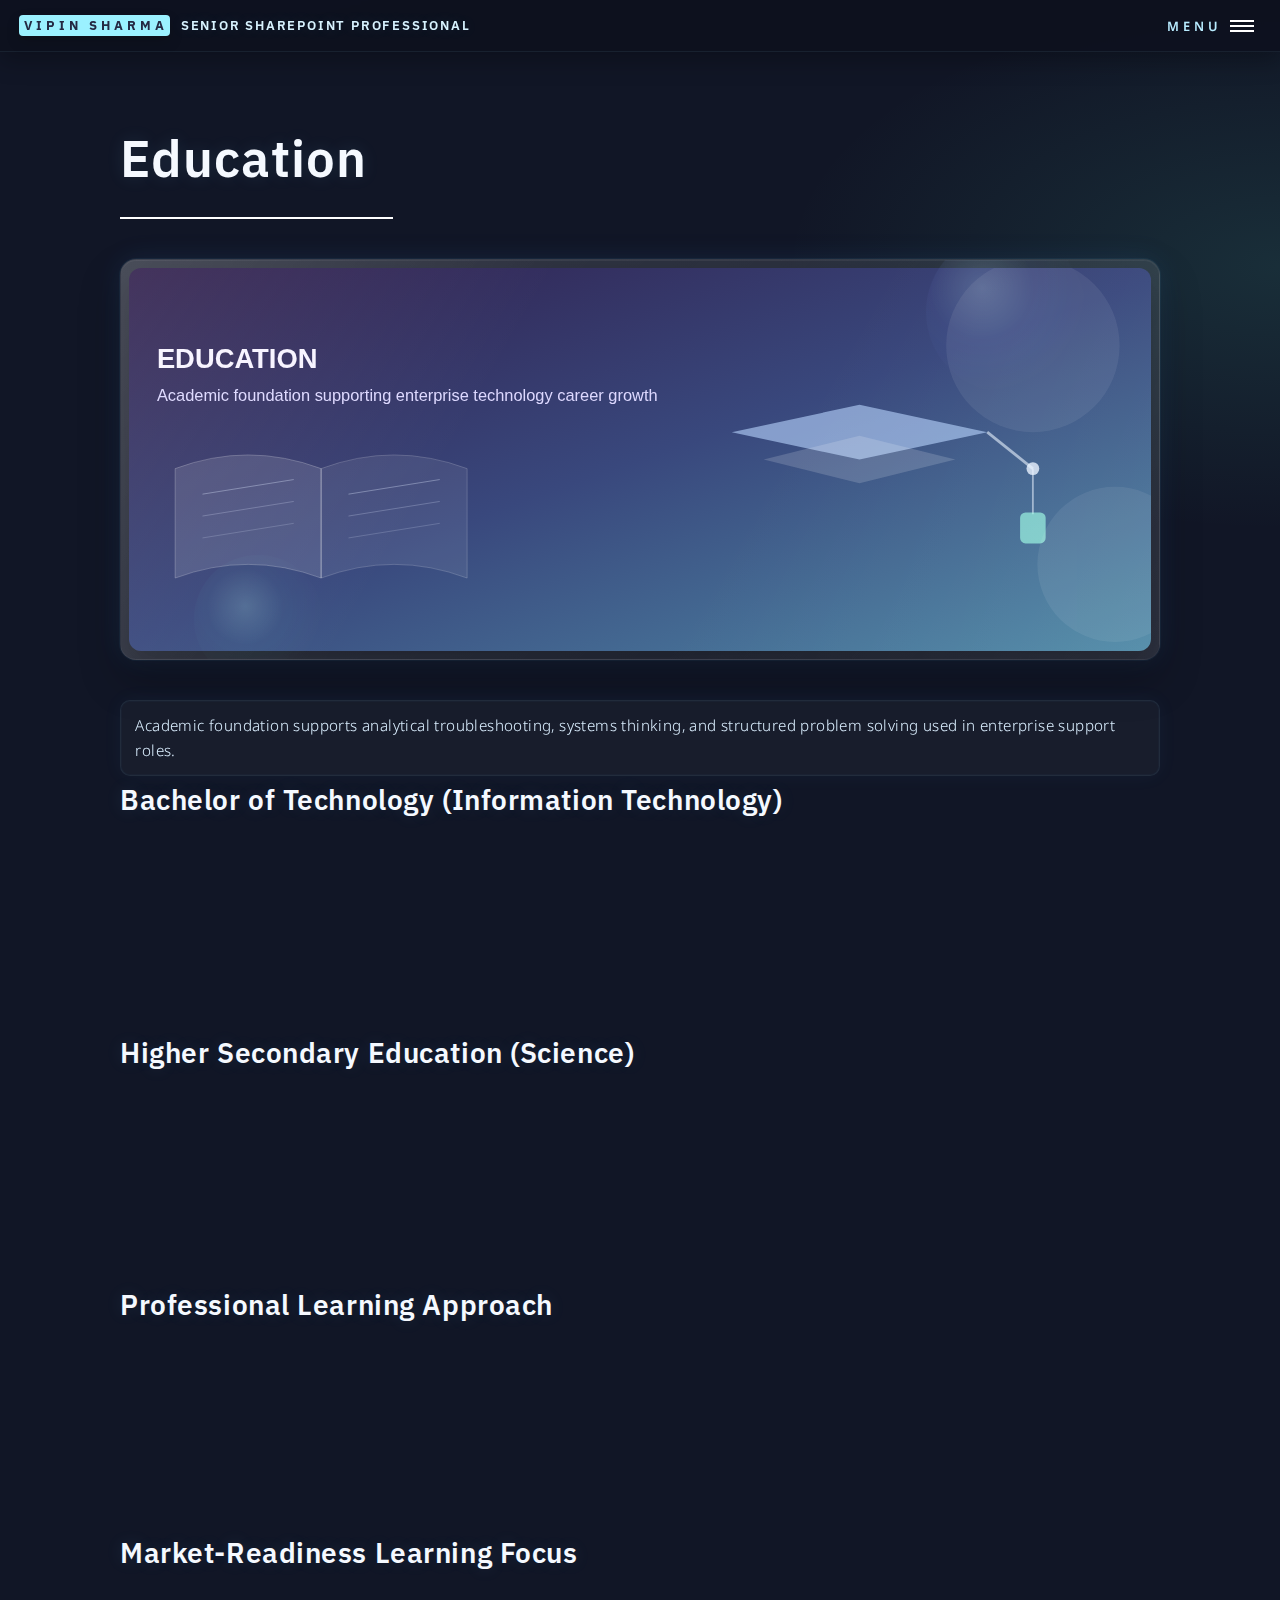
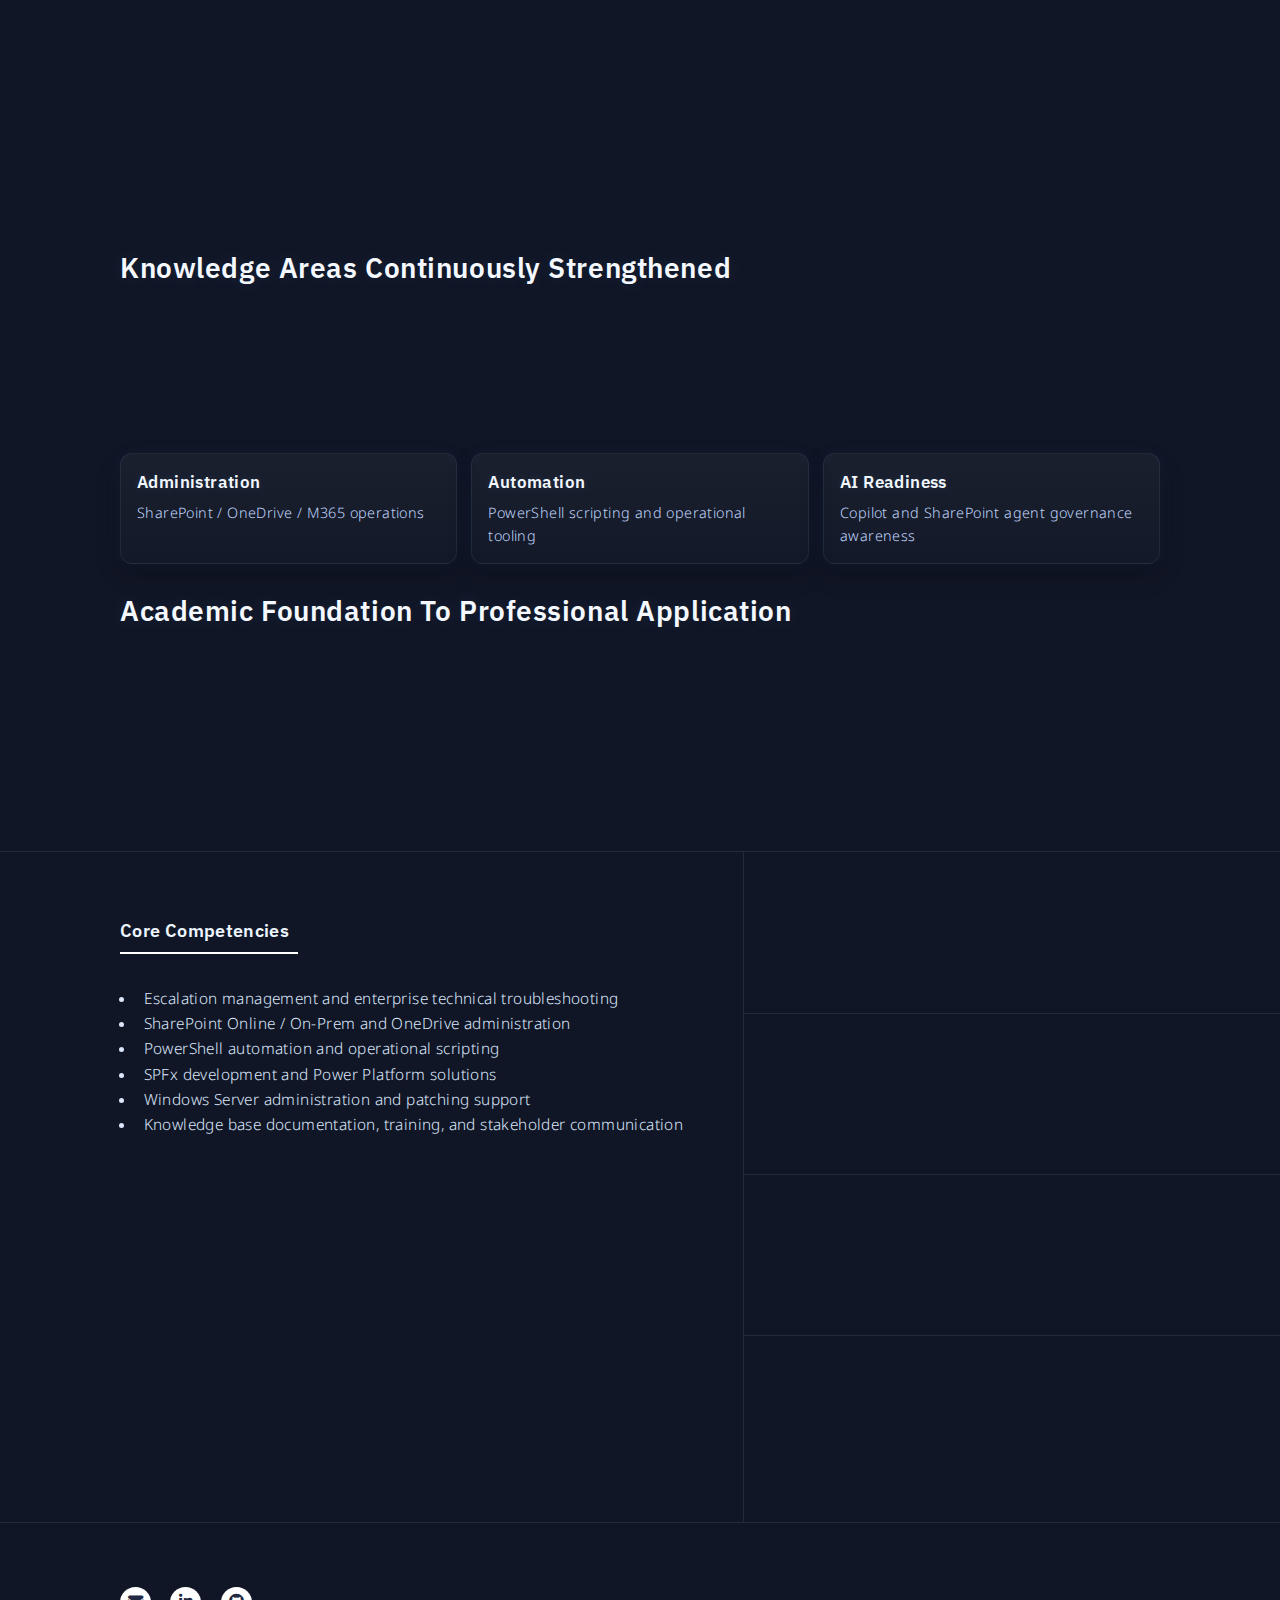
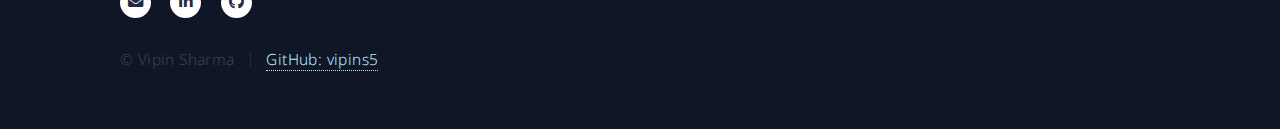
<file: Education.html>
<!DOCTYPE HTML>
<!--
	Forty by HTML5 UP
	html5up.net | @ajlkn
	Free for personal and commercial use under the CCA 3.0 license (html5up.net/license)
-->
<html lang="en">
	<head>
		<title>Education | Vipin Sharma</title>
		<meta charset="utf-8" />
		<meta name="viewport" content="width=device-width, initial-scale=1, user-scalable=no" />
		<meta name="description" content="Education details of Vipin Sharma including B.Tech in Information Technology and continuous learning focus for SharePoint, Microsoft 365 support, PowerShell automation, and enterprise operations." />
		<meta name="keywords" content="Vipin Sharma education, B.Tech Information Technology, AKTU, SharePoint learning, Microsoft 365 support learning" />
		<meta name="robots" content="index,follow,max-image-preview:large" />
		<meta property="og:type" content="article" />
		<meta property="og:title" content="Education | Vipin Sharma" />
		<meta property="og:description" content="Education background and continuous learning focus aligned to senior SharePoint and Microsoft 365 support roles." />
		<meta property="og:image" content="images/banner-education.svg" />
		<meta name="twitter:card" content="summary_large_image" />
		<meta name="twitter:title" content="Education | Vipin Sharma" />
		<meta name="twitter:description" content="Education and professional learning focus for SharePoint, Microsoft 365, and support operations." />
		<script type="application/ld+json">
		{
		  "@context": "https://schema.org",
		  "@type": "EducationalOccupationalCredential",
		  "name": "Bachelor of Technology (Information Technology)",
		  "educationalLevel": "Bachelor",
		  "recognizedBy": {
		    "@type": "CollegeOrUniversity",
		    "name": "Dr. A.P.J. Abdul Kalam Technical University"
		  }
		}
		</script>
		<link rel="preconnect" href="https://fonts.googleapis.com" />
		<link rel="preconnect" href="https://fonts.gstatic.com" crossorigin />
		<link href="https://fonts.googleapis.com/css2?family=IBM+Plex+Sans:wght@400;500;600;700&family=Noto+Sans:wght@400;500;600;700&display=swap" rel="stylesheet" />
		<link rel="stylesheet" href="assets/css/main.css" />
		<link rel="stylesheet" href="assets/css/custom.css" />
		<noscript><link rel="stylesheet" href="assets/css/noscript.css" /></noscript>
	</head>
	<body class="is-preload">
		<div id="wrapper">
			<header id="header">
				<a href="index.html" class="logo"><strong>Vipin Sharma</strong> <span>Senior SharePoint Professional</span></a>
				<nav><a href="#menu">Menu</a></nav>
			</header>

			<nav id="menu">
				<ul class="links">
					<li><a href="index.html">Home</a></li>
					<li><a href="professional-summary.html">Professional Summary</a></li>
					<li><a href="TechnicalSkills.html">Technical Skills</a></li>
					<li><a href="WorkExperience.html">Work Experience</a></li>
					<li><a href="ConsultingExperience.html">Consulting Experience</a></li>
					<li><a href="Education.html">Education</a></li>
					<li><a href="Certification.html">Certifications</a></li>
				</ul>
			</nav>

			<div id="main" class="alt">
				<section id="one">
					<div class="inner">
						<header class="major">
							<h1>Education</h1>
						</header>
						<span class="image main"><img src="images/banner-education.svg" alt="Education illustration" /></span>
						<p class="banner-note">Academic foundation supports analytical troubleshooting, systems thinking, and structured problem solving used in enterprise support roles.</p>

						<h2>Bachelor of Technology (Information Technology)</h2>
						<p><strong>University:</strong> Dr. A.P.J. Abdul Kalam Technical University (AKTU), Greater Noida</p>
						<p><strong>Year:</strong> 2014</p>

						<hr class="major" />

						<h2>Higher Secondary Education (Science)</h2>
						<p><strong>School:</strong> Kendriya Vidyalaya, New Delhi</p>
						<p><strong>Year:</strong> 2008</p>

						<hr class="major" />

						<h2>Professional Learning Approach</h2>
						<ul>
							<li>Continuous upskilling in Microsoft 365, collaboration, and support operations</li>
							<li>Applied learning through production support and escalations</li>
							<li>Documentation-driven knowledge building and transfer</li>
						</ul>

						<hr class="major" />

						<h2>Market-Readiness Learning Focus</h2>
						<p>Current employer demand for senior SharePoint / Microsoft 365 support roles emphasizes practical troubleshooting depth, automation, governance awareness, and communication. This portfolio is aligned to that expectation through certifications, production support experience, and continuous technical learning.</p>
						<ul>
							<li>Microsoft 365 administration and collaboration platform operations</li>
							<li>PowerShell scripting, automation, and reusable operational tooling</li>
							<li>Incident response, escalation handling, and RCA-style documentation</li>
							<li>Migration support, user enablement, and post-change stabilization</li>
						</ul>

						<h2>Knowledge Areas Continuously Strengthened</h2>
						<ul>
							<li>SharePoint / OneDrive administration and troubleshooting patterns</li>
							<li>Microsoft 365 service operations, escalation handling, and incident communication</li>
							<li>PowerShell-based administrative automation and reusable scripts</li>
							<li>Copilot / SharePoint agent governance and content-readiness concepts</li>
						</ul>
						<div class="mini-stats">
							<div class="mini-stat">
								<strong>Administration</strong>
								<span>SharePoint / OneDrive / M365 operations</span>
							</div>
							<div class="mini-stat">
								<strong>Automation</strong>
								<span>PowerShell scripting and operational tooling</span>
							</div>
							<div class="mini-stat">
								<strong>AI Readiness</strong>
								<span>Copilot and SharePoint agent governance awareness</span>
							</div>
						</div>

						<h2>Academic Foundation To Professional Application</h2>
						<p>The IT academic background supports analytical problem solving, systems thinking, and structured troubleshooting, which directly map to enterprise support work, escalation analysis, and documentation-driven operations.</p>

						<ul class="actions">
							<li><a href="Certification.html" class="button primary">Certifications</a></li>
							<li><a href="index.html" class="button">Back to Home</a></li>
						</ul>
					</div>
				</section>
			</div>

			<section id="contact">
				<div class="inner">
					<section>
						<div class="inner">
							<header class="major"><h3>Core Competencies</h3></header>
							<ul>
								<li>Escalation management and enterprise technical troubleshooting</li>
								<li>SharePoint Online / On-Prem and OneDrive administration</li>
								<li>PowerShell automation and operational scripting</li>
								<li>SPFx development and Power Platform solutions</li>
								<li>Windows Server administration and patching support</li>
								<li>Knowledge base documentation, training, and stakeholder communication</li>
							</ul>
						</div>
					</section>
					<section class="split">
						<section><div class="contact-method"><span class="icon solid alt fa-envelope"></span><h3>Email</h3><a href="mailto:vipin.05sharma@yahoo.com">vipin.05sharma@yahoo.com</a></div></section>
						<section><div class="contact-method"><span class="icon solid alt fa-phone"></span><h3>Phone</h3><span>+91 99109 06957</span></div></section>
						<section><div class="contact-method"><span class="icon brands alt fa-whatsapp"></span><h3>WhatsApp</h3><a href="https://wa.me/919910906957" target="_blank" rel="noopener noreferrer">wa.me/+919910906957</a></div></section>
						<section><div class="contact-method"><span class="icon solid alt fa-home"></span><h3>Address</h3><span>Bengaluru, Karnataka 560035<br />India</span></div></section>
					</section>
				</div>
			</section>

			<footer id="footer">
				<div class="inner">
					<ul class="icons">
						<li><a href="mailto:vipin.05sharma@yahoo.com" class="icon solid alt fa-envelope"><span class="label">Email</span></a></li>
						<li><a href="https://www.linkedin.com/in/vipin-sharma5" class="icon brands alt fa-linkedin-in" target="_blank" rel="noopener noreferrer"><span class="label">LinkedIn</span></a></li>
						<li><a href="https://github.com/vipins5" class="icon brands alt fa-github" target="_blank" rel="noopener noreferrer"><span class="label">GitHub</span></a></li>
					</ul>
					<ul class="copyright">
						<li>&copy; Vipin Sharma</li><li><a href="https://github.com/vipins5" target="_blank" rel="noopener noreferrer">GitHub: vipins5</a></li>
					</ul>
				</div>
			</footer>
		</div>

		<script src="assets/js/jquery.min.js"></script>
		<script src="assets/js/jquery.scrolly.min.js"></script>
		<script src="assets/js/jquery.scrollex.min.js"></script>
		<script src="assets/js/browser.min.js"></script>
		<script src="assets/js/breakpoints.min.js"></script>
		<script src="assets/js/util.js"></script>
		<script src="assets/js/main.js"></script>
		<script src="assets/js/custom.js"></script>
	</body>
</html>
</file>
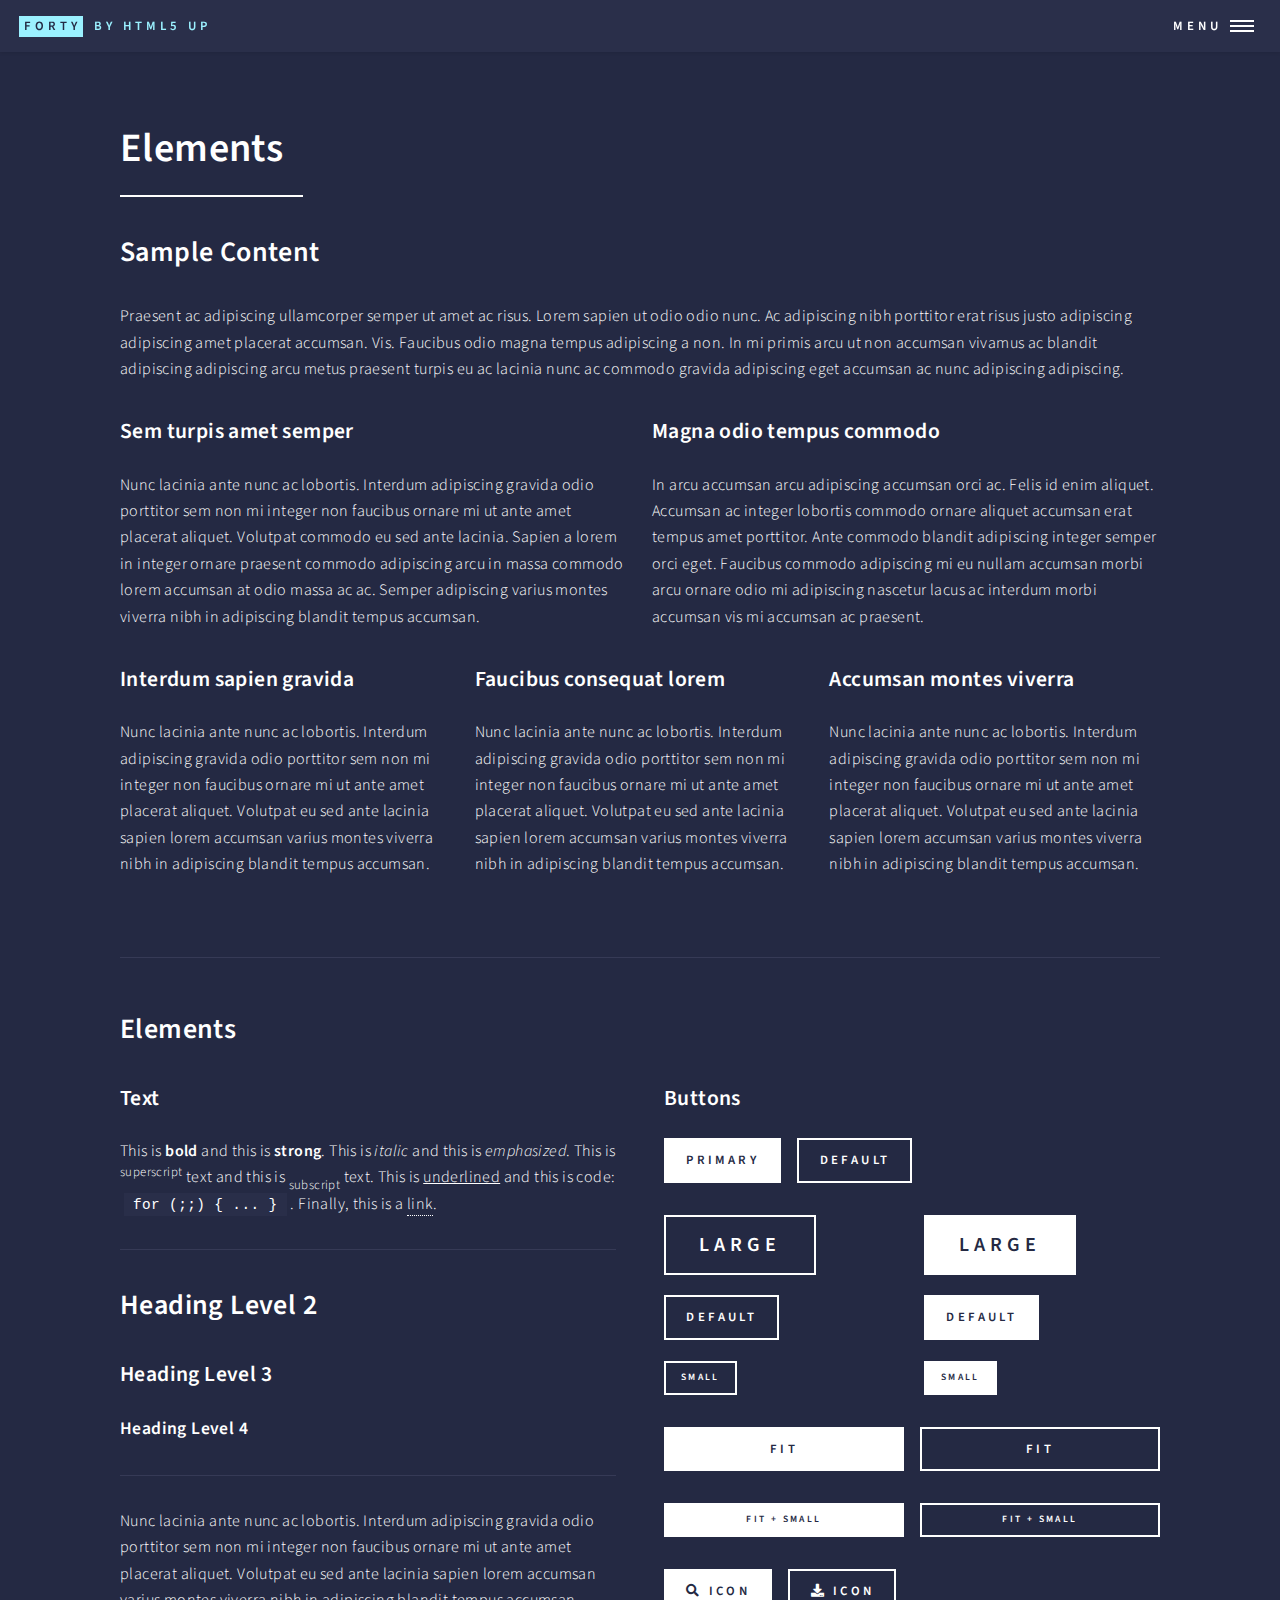
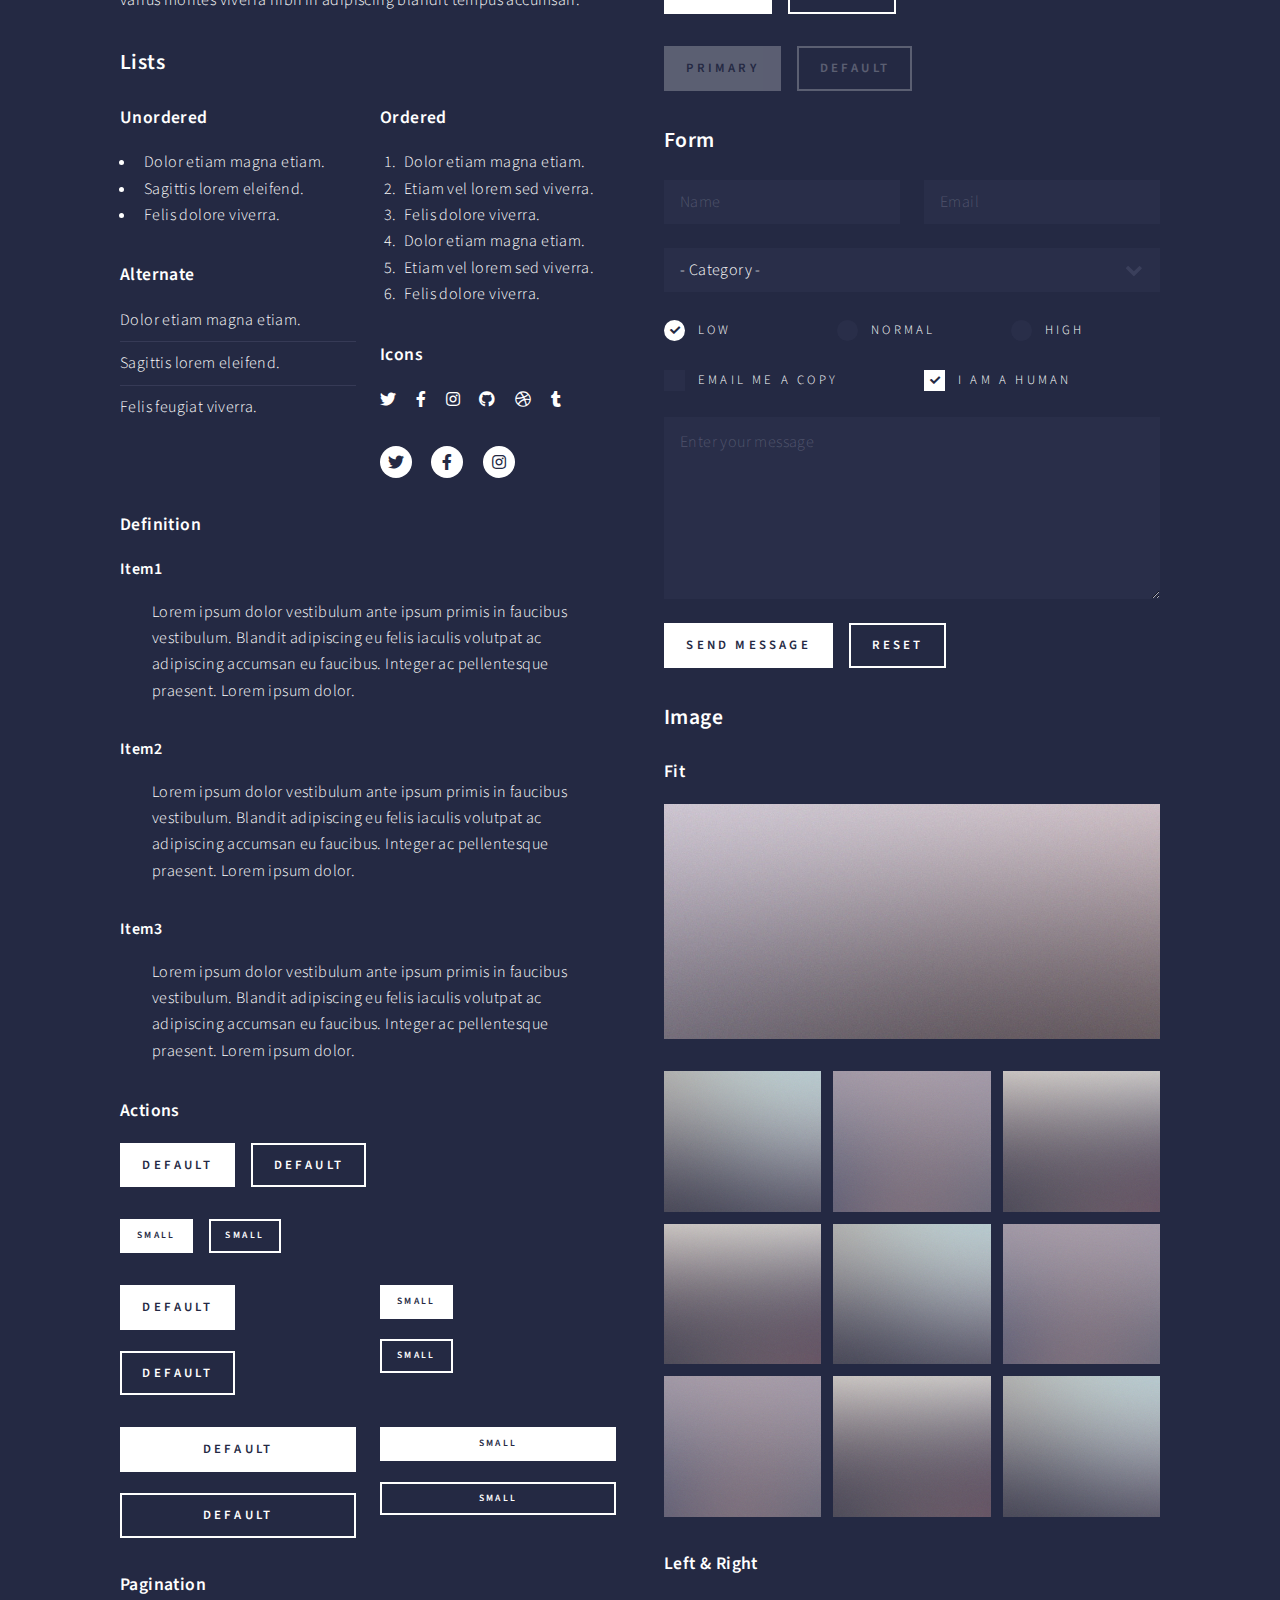
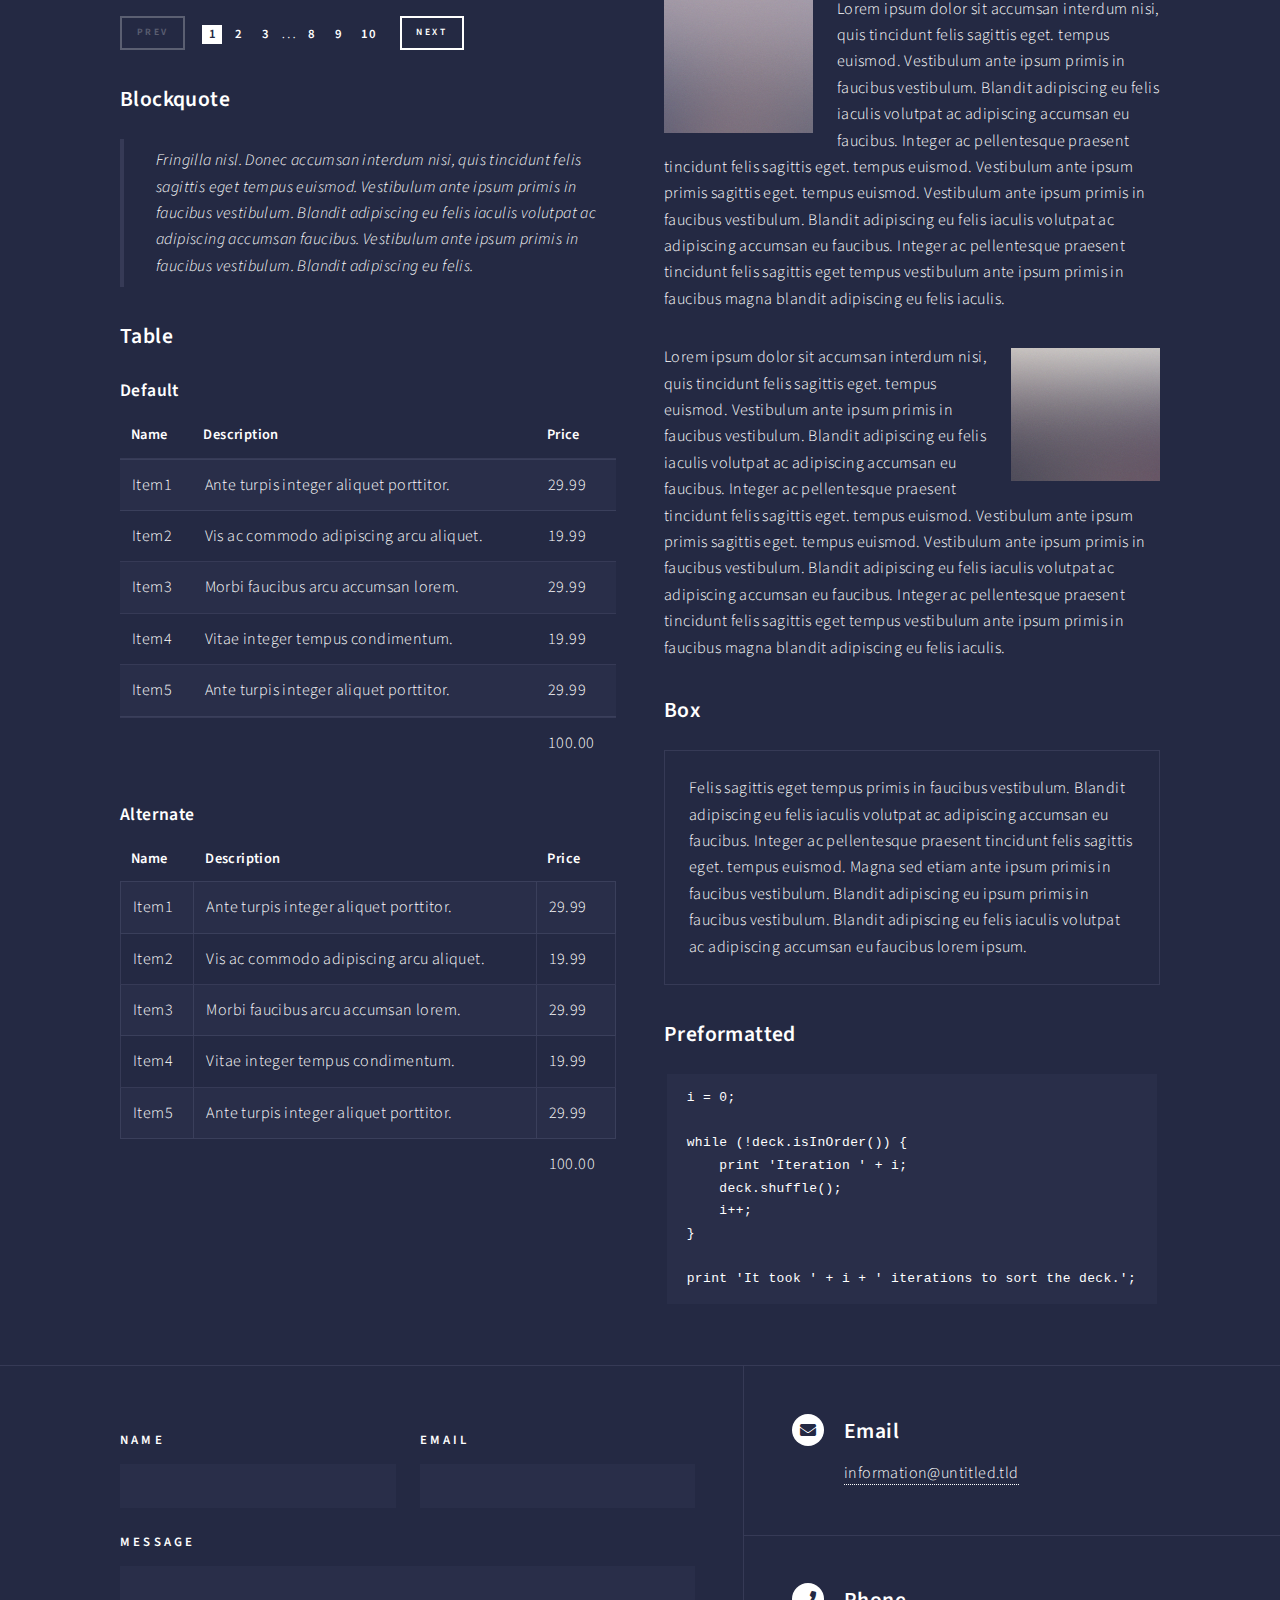
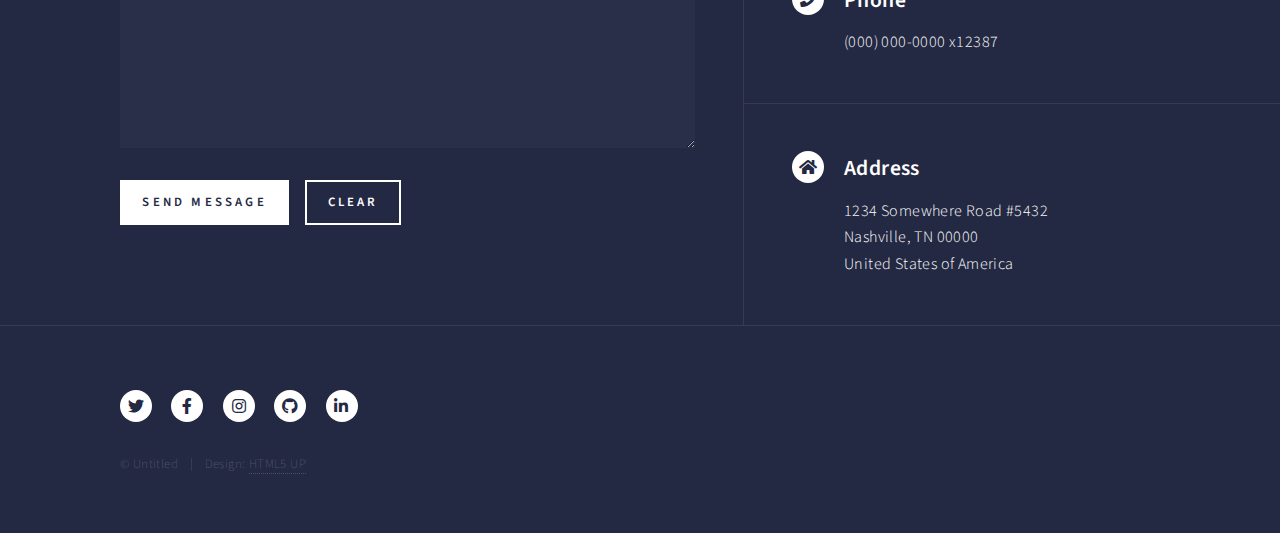
<file: elements.html>
<!DOCTYPE HTML>
<!--
	Forty by HTML5 UP
	html5up.net | @ajlkn
	Free for personal and commercial use under the CCA 3.0 license (html5up.net/license)
-->
<html>
	<head>
		<title>Elements - Forty by HTML5 UP</title>
		<meta charset="utf-8" />
		<meta name="viewport" content="width=device-width, initial-scale=1, user-scalable=no" />
		<link rel="stylesheet" href="assets/css/main.css" />
		<noscript><link rel="stylesheet" href="assets/css/noscript.css" /></noscript>
	</head>
	<body class="is-preload">

		<!-- Wrapper -->
			<div id="wrapper">

				<!-- Header -->
					<header id="header">
						<a href="index.html" class="logo"><strong>Forty</strong> <span>by HTML5 UP</span></a>
						<nav>
							<a href="#menu">Menu</a>
						</nav>
					</header>

				<!-- Menu -->
					<nav id="menu">
						<ul class="links">
							<li><a href="index.html">Home</a></li>
							<li><a href="landing.html">Landing</a></li>
							<li><a href="generic.html">Generic</a></li>
							<li><a href="elements.html">Elements</a></li>
						</ul>
						<ul class="actions stacked">
							<li><a href="#" class="button primary fit">Get Started</a></li>
							<li><a href="#" class="button fit">Log In</a></li>
						</ul>
					</nav>

				<!-- Main -->
					<div id="main" class="alt">

						<!-- One -->
							<section id="one">
								<div class="inner">
									<header class="major">
										<h1>Elements</h1>
									</header>

									<!-- Content -->
										<h2 id="content">Sample Content</h2>
										<p>Praesent ac adipiscing ullamcorper semper ut amet ac risus. Lorem sapien ut odio odio nunc. Ac adipiscing nibh porttitor erat risus justo adipiscing adipiscing amet placerat accumsan. Vis. Faucibus odio magna tempus adipiscing a non. In mi primis arcu ut non accumsan vivamus ac blandit adipiscing adipiscing arcu metus praesent turpis eu ac lacinia nunc ac commodo gravida adipiscing eget accumsan ac nunc adipiscing adipiscing.</p>
										<div class="row">
											<div class="col-6 col-12-small">
												<h3>Sem turpis amet semper</h3>
												<p>Nunc lacinia ante nunc ac lobortis. Interdum adipiscing gravida odio porttitor sem non mi integer non faucibus ornare mi ut ante amet placerat aliquet. Volutpat commodo eu sed ante lacinia. Sapien a lorem in integer ornare praesent commodo adipiscing arcu in massa commodo lorem accumsan at odio massa ac ac. Semper adipiscing varius montes viverra nibh in adipiscing blandit tempus accumsan.</p>
											</div>
											<div class="col-6 col-12-small">
												<h3>Magna odio tempus commodo</h3>
												<p>In arcu accumsan arcu adipiscing accumsan orci ac. Felis id enim aliquet. Accumsan ac integer lobortis commodo ornare aliquet accumsan erat tempus amet porttitor. Ante commodo blandit adipiscing integer semper orci eget. Faucibus commodo adipiscing mi eu nullam accumsan morbi arcu ornare odio mi adipiscing nascetur lacus ac interdum morbi accumsan vis mi accumsan ac praesent.</p>
											</div>
											<!-- Break -->
											<div class="col-4 col-12-medium">
												<h3>Interdum sapien gravida</h3>
												<p>Nunc lacinia ante nunc ac lobortis. Interdum adipiscing gravida odio porttitor sem non mi integer non faucibus ornare mi ut ante amet placerat aliquet. Volutpat eu sed ante lacinia sapien lorem accumsan varius montes viverra nibh in adipiscing blandit tempus accumsan.</p>
											</div>
											<div class="col-4 col-12-medium">
												<h3>Faucibus consequat lorem</h3>
												<p>Nunc lacinia ante nunc ac lobortis. Interdum adipiscing gravida odio porttitor sem non mi integer non faucibus ornare mi ut ante amet placerat aliquet. Volutpat eu sed ante lacinia sapien lorem accumsan varius montes viverra nibh in adipiscing blandit tempus accumsan.</p>
											</div>
											<div class="col-4 col-12-medium">
												<h3>Accumsan montes viverra</h3>
												<p>Nunc lacinia ante nunc ac lobortis. Interdum adipiscing gravida odio porttitor sem non mi integer non faucibus ornare mi ut ante amet placerat aliquet. Volutpat eu sed ante lacinia sapien lorem accumsan varius montes viverra nibh in adipiscing blandit tempus accumsan.</p>
											</div>
										</div>

									<hr class="major" />

									<!-- Elements -->
										<h2 id="elements">Elements</h2>
										<div class="row gtr-200">
											<div class="col-6 col-12-medium">

												<!-- Text stuff -->
													<h3>Text</h3>
													<p>This is <b>bold</b> and this is <strong>strong</strong>. This is <i>italic</i> and this is <em>emphasized</em>.
													This is <sup>superscript</sup> text and this is <sub>subscript</sub> text.
													This is <u>underlined</u> and this is code: <code>for (;;) { ... }</code>.
													Finally, this is a <a href="#">link</a>.</p>
													<hr />
													<h2>Heading Level 2</h2>
													<h3>Heading Level 3</h3>
													<h4>Heading Level 4</h4>
													<hr />
													<p>Nunc lacinia ante nunc ac lobortis. Interdum adipiscing gravida odio porttitor sem non mi integer non faucibus ornare mi ut ante amet placerat aliquet. Volutpat eu sed ante lacinia sapien lorem accumsan varius montes viverra nibh in adipiscing blandit tempus accumsan.</p>

												<!-- Lists -->
													<h3>Lists</h3>
													<div class="row">
														<div class="col-6 col-12-small">

															<h4>Unordered</h4>
															<ul>
																<li>Dolor etiam magna etiam.</li>
																<li>Sagittis lorem eleifend.</li>
																<li>Felis dolore viverra.</li>
															</ul>

															<h4>Alternate</h4>
															<ul class="alt">
																<li>Dolor etiam magna etiam.</li>
																<li>Sagittis lorem eleifend.</li>
																<li>Felis feugiat viverra.</li>
															</ul>

														</div>
														<div class="col-6 col-12-small">

															<h4>Ordered</h4>
															<ol>
																<li>Dolor etiam magna etiam.</li>
																<li>Etiam vel lorem sed viverra.</li>
																<li>Felis dolore viverra.</li>
																<li>Dolor etiam magna etiam.</li>
																<li>Etiam vel lorem sed viverra.</li>
																<li>Felis dolore viverra.</li>
															</ol>

															<h4>Icons</h4>
															<ul class="icons">
																<li><a href="#" class="icon brands fa-twitter"><span class="label">Twitter</span></a></li>
																<li><a href="#" class="icon brands fa-facebook-f"><span class="label">Facebook</span></a></li>
																<li><a href="#" class="icon brands fa-instagram"><span class="label">Instagram</span></a></li>
																<li><a href="#" class="icon brands fa-github"><span class="label">Github</span></a></li>
																<li><a href="#" class="icon brands fa-dribbble"><span class="label">Dribbble</span></a></li>
																<li><a href="#" class="icon brands fa-tumblr"><span class="label">Tumblr</span></a></li>
															</ul>
															<ul class="icons">
																<li><a href="#" class="icon brands alt fa-twitter"><span class="label">Twitter</span></a></li>
																<li><a href="#" class="icon brands alt fa-facebook-f"><span class="label">Facebook</span></a></li>
																<li><a href="#" class="icon brands alt fa-instagram"><span class="label">Instagram</span></a></li>
															</ul>

														</div>
													</div>
													<h4>Definition</h4>
													<dl>
														<dt>Item1</dt>
														<dd>
															<p>Lorem ipsum dolor vestibulum ante ipsum primis in faucibus vestibulum. Blandit adipiscing eu felis iaculis volutpat ac adipiscing accumsan eu faucibus. Integer ac pellentesque praesent. Lorem ipsum dolor.</p>
														</dd>
														<dt>Item2</dt>
														<dd>
															<p>Lorem ipsum dolor vestibulum ante ipsum primis in faucibus vestibulum. Blandit adipiscing eu felis iaculis volutpat ac adipiscing accumsan eu faucibus. Integer ac pellentesque praesent. Lorem ipsum dolor.</p>
														</dd>
														<dt>Item3</dt>
														<dd>
															<p>Lorem ipsum dolor vestibulum ante ipsum primis in faucibus vestibulum. Blandit adipiscing eu felis iaculis volutpat ac adipiscing accumsan eu faucibus. Integer ac pellentesque praesent. Lorem ipsum dolor.</p>
														</dd>
													</dl>

													<h4>Actions</h4>
													<ul class="actions">
														<li><a href="#" class="button primary">Default</a></li>
														<li><a href="#" class="button">Default</a></li>
													</ul>
													<ul class="actions small">
														<li><a href="#" class="button primary small">Small</a></li>
														<li><a href="#" class="button small">Small</a></li>
													</ul>
													<div class="row">
														<div class="col-6 col-12-small">
															<ul class="actions stacked">
																<li><a href="#" class="button primary">Default</a></li>
																<li><a href="#" class="button">Default</a></li>
															</ul>
														</div>
														<div class="col-6 col-12-small">
															<ul class="actions stacked">
																<li><a href="#" class="button primary small">Small</a></li>
																<li><a href="#" class="button small">Small</a></li>
															</ul>
														</div>
														<div class="col-6 col-12-small">
															<ul class="actions stacked">
																<li><a href="#" class="button primary fit">Default</a></li>
																<li><a href="#" class="button fit">Default</a></li>
															</ul>
														</div>
														<div class="col-6 col-12-small">
															<ul class="actions stacked">
																<li><a href="#" class="button primary small fit">Small</a></li>
																<li><a href="#" class="button small fit">Small</a></li>
															</ul>
														</div>
													</div>

													<h4>Pagination</h4>
													<ul class="pagination">
														<li><span class="button small disabled">Prev</span></li>
														<li><a href="#" class="page active">1</a></li>
														<li><a href="#" class="page">2</a></li>
														<li><a href="#" class="page">3</a></li>
														<li><span>&hellip;</span></li>
														<li><a href="#" class="page">8</a></li>
														<li><a href="#" class="page">9</a></li>
														<li><a href="#" class="page">10</a></li>
														<li><a href="#" class="button small">Next</a></li>
													</ul>

												<!-- Blockquote -->
													<h3>Blockquote</h3>
													<blockquote>Fringilla nisl. Donec accumsan interdum nisi, quis tincidunt felis sagittis eget tempus euismod. Vestibulum ante ipsum primis in faucibus vestibulum. Blandit adipiscing eu felis iaculis volutpat ac adipiscing accumsan faucibus. Vestibulum ante ipsum primis in faucibus vestibulum. Blandit adipiscing eu felis.</blockquote>

												<!-- Table -->
													<h3>Table</h3>

													<h4>Default</h4>
													<div class="table-wrapper">
														<table>
															<thead>
																<tr>
																	<th>Name</th>
																	<th>Description</th>
																	<th>Price</th>
																</tr>
															</thead>
															<tbody>
																<tr>
																	<td>Item1</td>
																	<td>Ante turpis integer aliquet porttitor.</td>
																	<td>29.99</td>
																</tr>
																<tr>
																	<td>Item2</td>
																	<td>Vis ac commodo adipiscing arcu aliquet.</td>
																	<td>19.99</td>
																</tr>
																<tr>
																	<td>Item3</td>
																	<td> Morbi faucibus arcu accumsan lorem.</td>
																	<td>29.99</td>
																</tr>
																<tr>
																	<td>Item4</td>
																	<td>Vitae integer tempus condimentum.</td>
																	<td>19.99</td>
																</tr>
																<tr>
																	<td>Item5</td>
																	<td>Ante turpis integer aliquet porttitor.</td>
																	<td>29.99</td>
																</tr>
															</tbody>
															<tfoot>
																<tr>
																	<td colspan="2"></td>
																	<td>100.00</td>
																</tr>
															</tfoot>
														</table>
													</div>

													<h4>Alternate</h4>
													<div class="table-wrapper">
														<table class="alt">
															<thead>
																<tr>
																	<th>Name</th>
																	<th>Description</th>
																	<th>Price</th>
																</tr>
															</thead>
															<tbody>
																<tr>
																	<td>Item1</td>
																	<td>Ante turpis integer aliquet porttitor.</td>
																	<td>29.99</td>
																</tr>
																<tr>
																	<td>Item2</td>
																	<td>Vis ac commodo adipiscing arcu aliquet.</td>
																	<td>19.99</td>
																</tr>
																<tr>
																	<td>Item3</td>
																	<td> Morbi faucibus arcu accumsan lorem.</td>
																	<td>29.99</td>
																</tr>
																<tr>
																	<td>Item4</td>
																	<td>Vitae integer tempus condimentum.</td>
																	<td>19.99</td>
																</tr>
																<tr>
																	<td>Item5</td>
																	<td>Ante turpis integer aliquet porttitor.</td>
																	<td>29.99</td>
																</tr>
															</tbody>
															<tfoot>
																<tr>
																	<td colspan="2"></td>
																	<td>100.00</td>
																</tr>
															</tfoot>
														</table>
													</div>

											</div>
											<div class="col-6 col-12-medium">

												<!-- Buttons -->
													<h3>Buttons</h3>
													<ul class="actions">
														<li><a href="#" class="button primary">Primary</a></li>
														<li><a href="#" class="button">Default</a></li>
													</ul>
													<div class="row">
														<div class="col-6 col-12-xsmall">
															<ul class="actions stacked">
																<li><a href="#" class="button large">Large</a></li>
																<li><a href="#" class="button">Default</a></li>
																<li><a href="#" class="button small">Small</a></li>
															</ul>
														</div>
														<div class="col-6 col-12-xsmall">
															<ul class="actions stacked">
																<li><a href="#" class="button primary large">Large</a></li>
																<li><a href="#" class="button primary">Default</a></li>
																<li><a href="#" class="button primary small">Small</a></li>
															</ul>
														</div>
													</div>
													<ul class="actions fit">
														<li><a href="#" class="button primary fit">Fit</a></li>
														<li><a href="#" class="button fit">Fit</a></li>
													</ul>
													<ul class="actions fit small">
														<li><a href="#" class="button primary fit small">Fit + Small</a></li>
														<li><a href="#" class="button fit small">Fit + Small</a></li>
													</ul>
													<ul class="actions">
														<li><a href="#" class="button primary icon solid fa-search">Icon</a></li>
														<li><a href="#" class="button icon solid fa-download">Icon</a></li>
													</ul>
													<ul class="actions">
														<li><span class="button primary disabled">Primary</span></li>
														<li><span class="button disabled">Default</span></li>
													</ul>

												<!-- Form -->
													<h3>Form</h3>

													<form method="post" action="#">
														<div class="row gtr-uniform">
															<div class="col-6 col-12-xsmall">
																<input type="text" name="demo-name" id="demo-name" value="" placeholder="Name" />
															</div>
															<div class="col-6 col-12-xsmall">
																<input type="email" name="demo-email" id="demo-email" value="" placeholder="Email" />
															</div>
															<!-- Break -->
															<div class="col-12">
																<select name="demo-category" id="demo-category">
																	<option value="">- Category -</option>
																	<option value="1">Manufacturing</option>
																	<option value="1">Shipping</option>
																	<option value="1">Administration</option>
																	<option value="1">Human Resources</option>
																</select>
															</div>
															<!-- Break -->
															<div class="col-4 col-12-small">
																<input type="radio" id="demo-priority-low" name="demo-priority" checked>
																<label for="demo-priority-low">Low</label>
															</div>
															<div class="col-4 col-12-small">
																<input type="radio" id="demo-priority-normal" name="demo-priority">
																<label for="demo-priority-normal">Normal</label>
															</div>
															<div class="col-4 col-12-small">
																<input type="radio" id="demo-priority-high" name="demo-priority">
																<label for="demo-priority-high">High</label>
															</div>
															<!-- Break -->
															<div class="col-6 col-12-small">
																<input type="checkbox" id="demo-copy" name="demo-copy">
																<label for="demo-copy">Email me a copy</label>
															</div>
															<div class="col-6 col-12-small">
																<input type="checkbox" id="demo-human" name="demo-human" checked>
																<label for="demo-human">I am a human</label>
															</div>
															<!-- Break -->
															<div class="col-12">
																<textarea name="demo-message" id="demo-message" placeholder="Enter your message" rows="6"></textarea>
															</div>
															<!-- Break -->
															<div class="col-12">
																<ul class="actions">
																	<li><input type="submit" value="Send Message" class="primary" /></li>
																	<li><input type="reset" value="Reset" /></li>
																</ul>
															</div>
														</div>
													</form>

												<!-- Image -->
													<h3>Image</h3>

													<h4>Fit</h4>
													<span class="image fit"><img src="images/pic03.jpg" alt="" /></span>
													<div class="box alt">
														<div class="row gtr-50 gtr-uniform">
															<div class="col-4"><span class="image fit"><img src="images/pic08.jpg" alt="" /></span></div>
															<div class="col-4"><span class="image fit"><img src="images/pic09.jpg" alt="" /></span></div>
															<div class="col-4"><span class="image fit"><img src="images/pic10.jpg" alt="" /></span></div>
															<!-- Break -->
															<div class="col-4"><span class="image fit"><img src="images/pic10.jpg" alt="" /></span></div>
															<div class="col-4"><span class="image fit"><img src="images/pic08.jpg" alt="" /></span></div>
															<div class="col-4"><span class="image fit"><img src="images/pic09.jpg" alt="" /></span></div>
															<!-- Break -->
															<div class="col-4"><span class="image fit"><img src="images/pic09.jpg" alt="" /></span></div>
															<div class="col-4"><span class="image fit"><img src="images/pic10.jpg" alt="" /></span></div>
															<div class="col-4"><span class="image fit"><img src="images/pic08.jpg" alt="" /></span></div>
														</div>
													</div>

													<h4>Left &amp; Right</h4>
													<p><span class="image left"><img src="images/pic09.jpg" alt="" /></span>Lorem ipsum dolor sit accumsan interdum nisi, quis tincidunt felis sagittis eget. tempus euismod. Vestibulum ante ipsum primis in faucibus vestibulum. Blandit adipiscing eu felis iaculis volutpat ac adipiscing accumsan eu faucibus. Integer ac pellentesque praesent tincidunt felis sagittis eget. tempus euismod. Vestibulum ante ipsum primis sagittis eget. tempus euismod. Vestibulum ante ipsum primis in faucibus vestibulum. Blandit adipiscing eu felis iaculis volutpat ac adipiscing accumsan eu faucibus. Integer ac pellentesque praesent tincidunt felis sagittis eget tempus vestibulum ante ipsum primis in faucibus magna blandit adipiscing eu felis iaculis.</p>
													<p><span class="image right"><img src="images/pic10.jpg" alt="" /></span>Lorem ipsum dolor sit accumsan interdum nisi, quis tincidunt felis sagittis eget. tempus euismod. Vestibulum ante ipsum primis in faucibus vestibulum. Blandit adipiscing eu felis iaculis volutpat ac adipiscing accumsan eu faucibus. Integer ac pellentesque praesent tincidunt felis sagittis eget. tempus euismod. Vestibulum ante ipsum primis sagittis eget. tempus euismod. Vestibulum ante ipsum primis in faucibus vestibulum. Blandit adipiscing eu felis iaculis volutpat ac adipiscing accumsan eu faucibus. Integer ac pellentesque praesent tincidunt felis sagittis eget tempus vestibulum ante ipsum primis in faucibus magna blandit adipiscing eu felis iaculis.</p>

												<!-- Box -->
													<h3>Box</h3>
													<div class="box">
														<p>Felis sagittis eget tempus primis in faucibus vestibulum. Blandit adipiscing eu felis iaculis volutpat ac adipiscing accumsan eu faucibus. Integer ac pellentesque praesent tincidunt felis sagittis eget. tempus euismod. Magna sed etiam ante ipsum primis in faucibus vestibulum. Blandit adipiscing eu ipsum primis in faucibus vestibulum. Blandit adipiscing eu felis iaculis volutpat ac adipiscing accumsan eu faucibus lorem ipsum.</p>
													</div>

												<!-- Preformatted Code -->
													<h3>Preformatted</h3>
													<pre><code>i = 0;

while (!deck.isInOrder()) {
    print 'Iteration ' + i;
    deck.shuffle();
    i++;
}

print 'It took ' + i + ' iterations to sort the deck.';
</code></pre>

											</div>
										</div>

								</div>
							</section>

					</div>

				<!-- Contact -->
					<section id="contact">
						<div class="inner">
							<section>
								<form method="post" action="#">
									<div class="fields">
										<div class="field half">
											<label for="name">Name</label>
											<input type="text" name="name" id="name" />
										</div>
										<div class="field half">
											<label for="email">Email</label>
											<input type="text" name="email" id="email" />
										</div>
										<div class="field">
											<label for="message">Message</label>
											<textarea name="message" id="message" rows="6"></textarea>
										</div>
									</div>
									<ul class="actions">
										<li><input type="submit" value="Send Message" class="primary" /></li>
										<li><input type="reset" value="Clear" /></li>
									</ul>
								</form>
							</section>
							<section class="split">
								<section>
									<div class="contact-method">
										<span class="icon solid alt fa-envelope"></span>
										<h3>Email</h3>
										<a href="#">information@untitled.tld</a>
									</div>
								</section>
								<section>
									<div class="contact-method">
										<span class="icon solid alt fa-phone"></span>
										<h3>Phone</h3>
										<span>(000) 000-0000 x12387</span>
									</div>
								</section>
								<section>
									<div class="contact-method">
										<span class="icon solid alt fa-home"></span>
										<h3>Address</h3>
										<span>1234 Somewhere Road #5432<br />
										Nashville, TN 00000<br />
										United States of America</span>
									</div>
								</section>
							</section>
						</div>
					</section>

				<!-- Footer -->
					<footer id="footer">
						<div class="inner">
							<ul class="icons">
								<li><a href="#" class="icon brands alt fa-twitter"><span class="label">Twitter</span></a></li>
								<li><a href="#" class="icon brands alt fa-facebook-f"><span class="label">Facebook</span></a></li>
								<li><a href="#" class="icon brands alt fa-instagram"><span class="label">Instagram</span></a></li>
								<li><a href="#" class="icon brands alt fa-github"><span class="label">GitHub</span></a></li>
								<li><a href="#" class="icon brands alt fa-linkedin-in"><span class="label">LinkedIn</span></a></li>
							</ul>
							<ul class="copyright">
								<li>&copy; Untitled</li><li>Design: <a href="https://html5up.net">HTML5 UP</a></li>
							</ul>
						</div>
					</footer>

			</div>

		<!-- Scripts -->
			<script src="assets/js/jquery.min.js"></script>
			<script src="assets/js/jquery.scrolly.min.js"></script>
			<script src="assets/js/jquery.scrollex.min.js"></script>
			<script src="assets/js/browser.min.js"></script>
			<script src="assets/js/breakpoints.min.js"></script>
			<script src="assets/js/util.js"></script>
			<script src="assets/js/main.js"></script>

	</body>
</html>
</file>
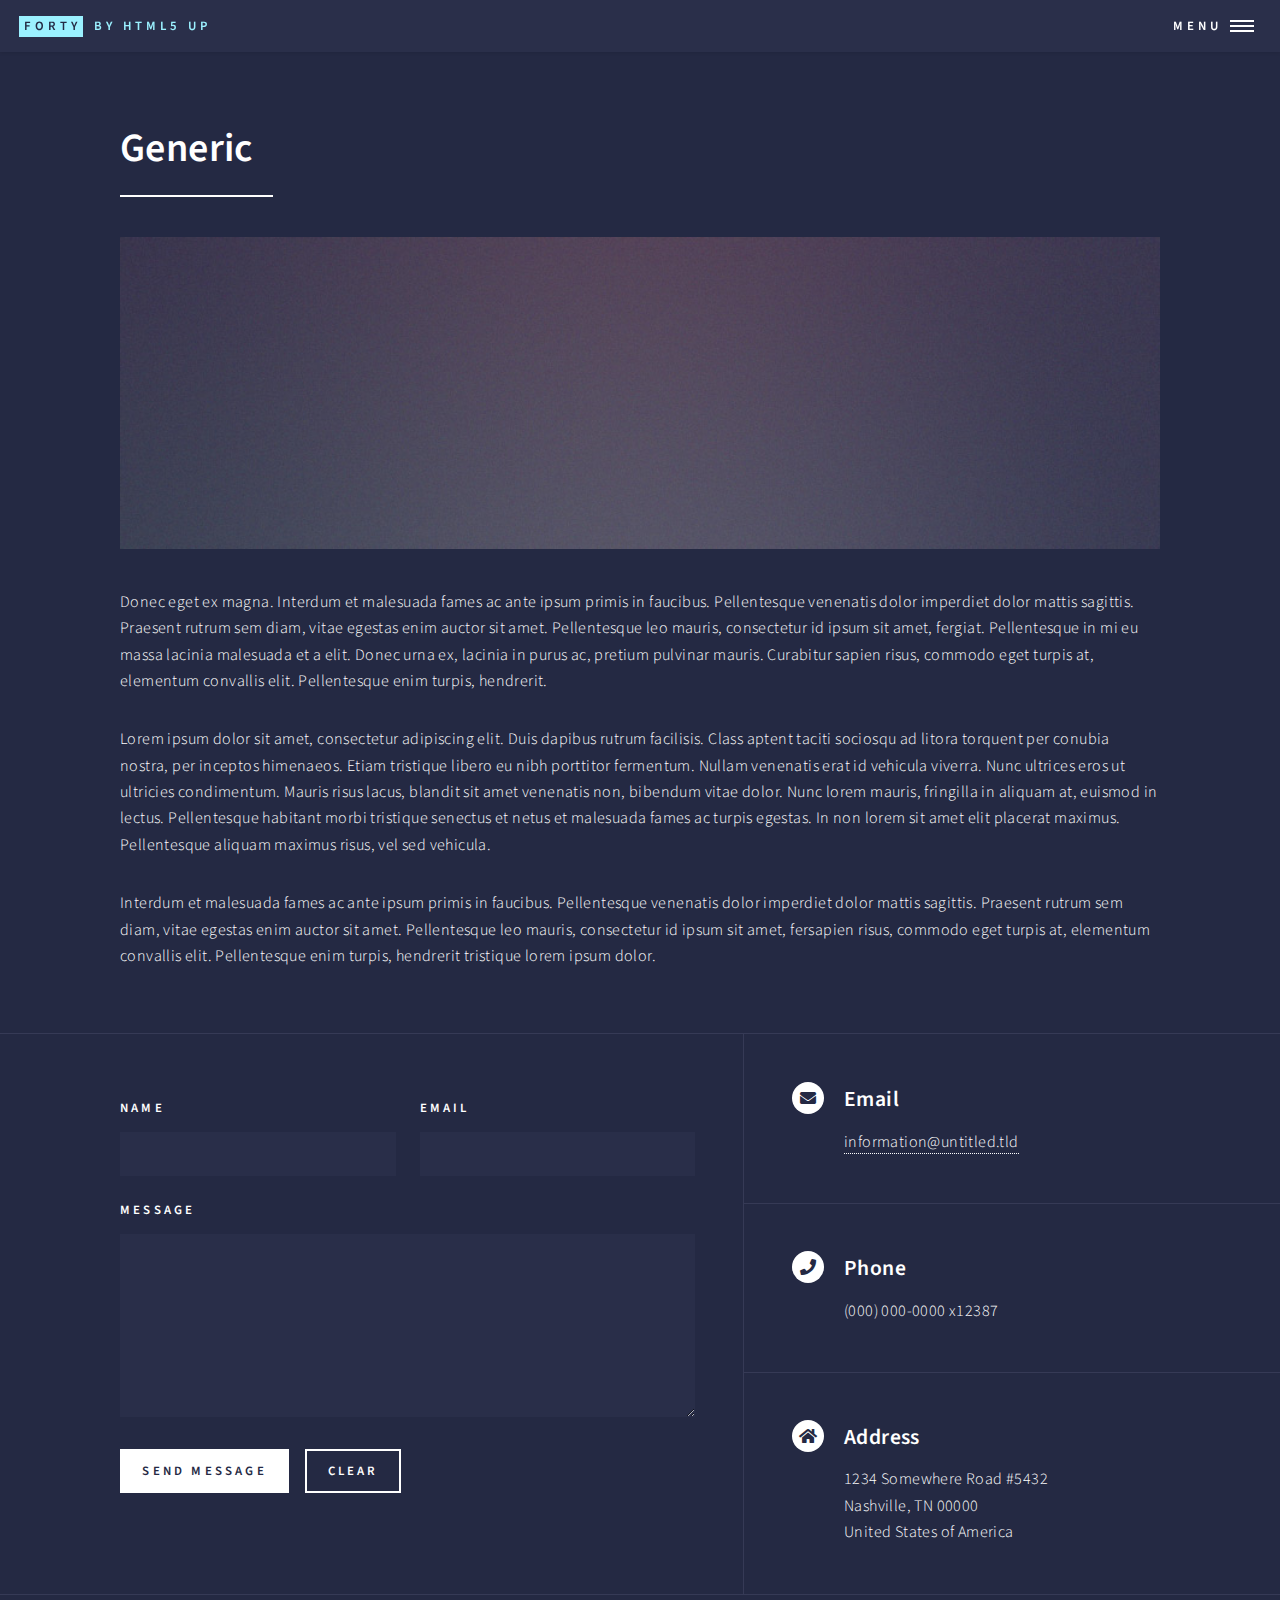
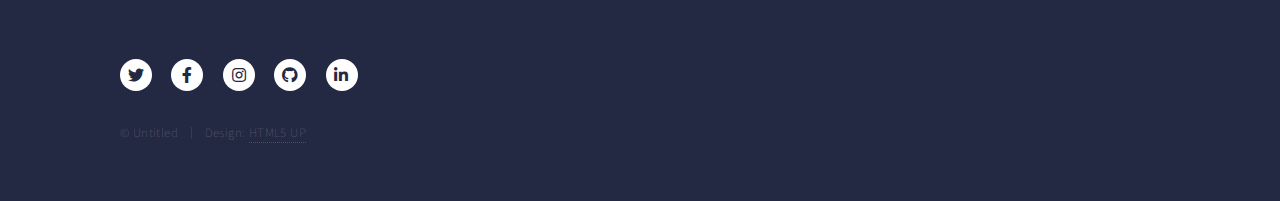
<file: generic.html>
<!DOCTYPE HTML>
<!--
	Forty by HTML5 UP
	html5up.net | @ajlkn
	Free for personal and commercial use under the CCA 3.0 license (html5up.net/license)
-->
<html>
	<head>
		<title>Generic - Forty by HTML5 UP</title>
		<meta charset="utf-8" />
		<meta name="viewport" content="width=device-width, initial-scale=1, user-scalable=no" />
		<link rel="stylesheet" href="assets/css/main.css" />
		<noscript><link rel="stylesheet" href="assets/css/noscript.css" /></noscript>
	</head>
	<body class="is-preload">

		<!-- Wrapper -->
			<div id="wrapper">

				<!-- Header -->
					<header id="header">
						<a href="index.html" class="logo"><strong>Forty</strong> <span>by HTML5 UP</span></a>
						<nav>
							<a href="#menu">Menu</a>
						</nav>
					</header>

				<!-- Menu -->
					<nav id="menu">
						<ul class="links">
							<li><a href="index.html">Home</a></li>
							<li><a href="landing.html">Landing</a></li>
							<li><a href="generic.html">Generic</a></li>
							<li><a href="elements.html">Elements</a></li>
						</ul>
						<ul class="actions stacked">
							<li><a href="#" class="button primary fit">Get Started</a></li>
							<li><a href="#" class="button fit">Log In</a></li>
						</ul>
					</nav>

				<!-- Main -->
					<div id="main" class="alt">

						<!-- One -->
							<section id="one">
								<div class="inner">
									<header class="major">
										<h1>Generic</h1>
									</header>
									<span class="image main"><img src="images/pic11.jpg" alt="" /></span>
									<p>Donec eget ex magna. Interdum et malesuada fames ac ante ipsum primis in faucibus. Pellentesque venenatis dolor imperdiet dolor mattis sagittis. Praesent rutrum sem diam, vitae egestas enim auctor sit amet. Pellentesque leo mauris, consectetur id ipsum sit amet, fergiat. Pellentesque in mi eu massa lacinia malesuada et a elit. Donec urna ex, lacinia in purus ac, pretium pulvinar mauris. Curabitur sapien risus, commodo eget turpis at, elementum convallis elit. Pellentesque enim turpis, hendrerit.</p>
									<p>Lorem ipsum dolor sit amet, consectetur adipiscing elit. Duis dapibus rutrum facilisis. Class aptent taciti sociosqu ad litora torquent per conubia nostra, per inceptos himenaeos. Etiam tristique libero eu nibh porttitor fermentum. Nullam venenatis erat id vehicula viverra. Nunc ultrices eros ut ultricies condimentum. Mauris risus lacus, blandit sit amet venenatis non, bibendum vitae dolor. Nunc lorem mauris, fringilla in aliquam at, euismod in lectus. Pellentesque habitant morbi tristique senectus et netus et malesuada fames ac turpis egestas. In non lorem sit amet elit placerat maximus. Pellentesque aliquam maximus risus, vel sed vehicula.</p>
									<p>Interdum et malesuada fames ac ante ipsum primis in faucibus. Pellentesque venenatis dolor imperdiet dolor mattis sagittis. Praesent rutrum sem diam, vitae egestas enim auctor sit amet. Pellentesque leo mauris, consectetur id ipsum sit amet, fersapien risus, commodo eget turpis at, elementum convallis elit. Pellentesque enim turpis, hendrerit tristique lorem ipsum dolor.</p>
								</div>
							</section>

					</div>

				<!-- Contact -->
					<section id="contact">
						<div class="inner">
							<section>
								<form method="post" action="#">
									<div class="fields">
										<div class="field half">
											<label for="name">Name</label>
											<input type="text" name="name" id="name" />
										</div>
										<div class="field half">
											<label for="email">Email</label>
											<input type="text" name="email" id="email" />
										</div>
										<div class="field">
											<label for="message">Message</label>
											<textarea name="message" id="message" rows="6"></textarea>
										</div>
									</div>
									<ul class="actions">
										<li><input type="submit" value="Send Message" class="primary" /></li>
										<li><input type="reset" value="Clear" /></li>
									</ul>
								</form>
							</section>
							<section class="split">
								<section>
									<div class="contact-method">
										<span class="icon solid alt fa-envelope"></span>
										<h3>Email</h3>
										<a href="#">information@untitled.tld</a>
									</div>
								</section>
								<section>
									<div class="contact-method">
										<span class="icon solid alt fa-phone"></span>
										<h3>Phone</h3>
										<span>(000) 000-0000 x12387</span>
									</div>
								</section>
								<section>
									<div class="contact-method">
										<span class="icon solid alt fa-home"></span>
										<h3>Address</h3>
										<span>1234 Somewhere Road #5432<br />
										Nashville, TN 00000<br />
										United States of America</span>
									</div>
								</section>
							</section>
						</div>
					</section>

				<!-- Footer -->
					<footer id="footer">
						<div class="inner">
							<ul class="icons">
								<li><a href="#" class="icon brands alt fa-twitter"><span class="label">Twitter</span></a></li>
								<li><a href="#" class="icon brands alt fa-facebook-f"><span class="label">Facebook</span></a></li>
								<li><a href="#" class="icon brands alt fa-instagram"><span class="label">Instagram</span></a></li>
								<li><a href="#" class="icon brands alt fa-github"><span class="label">GitHub</span></a></li>
								<li><a href="#" class="icon brands alt fa-linkedin-in"><span class="label">LinkedIn</span></a></li>
							</ul>
							<ul class="copyright">
								<li>&copy; Untitled</li><li>Design: <a href="https://html5up.net">HTML5 UP</a></li>
							</ul>
						</div>
					</footer>

			</div>

		<!-- Scripts -->
			<script src="assets/js/jquery.min.js"></script>
			<script src="assets/js/jquery.scrolly.min.js"></script>
			<script src="assets/js/jquery.scrollex.min.js"></script>
			<script src="assets/js/browser.min.js"></script>
			<script src="assets/js/breakpoints.min.js"></script>
			<script src="assets/js/util.js"></script>
			<script src="assets/js/main.js"></script>

	</body>
</html>
</file>
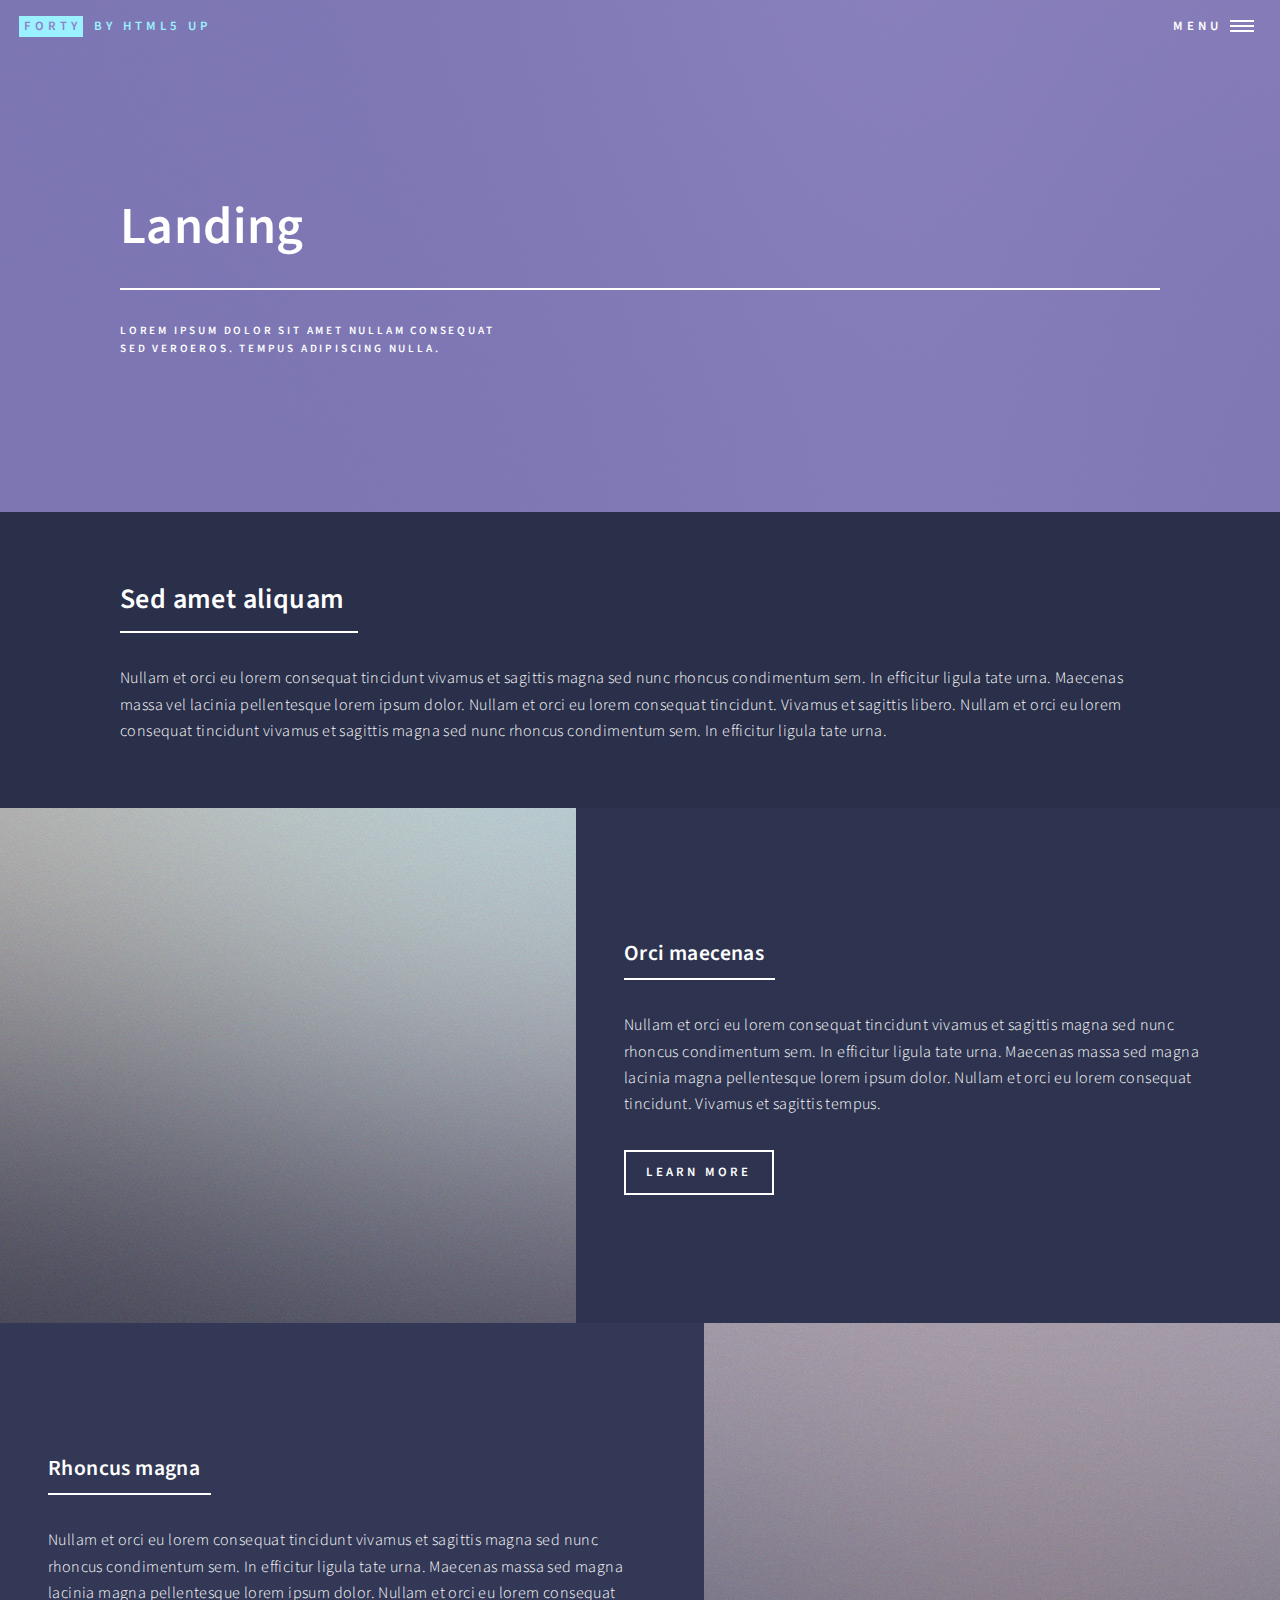
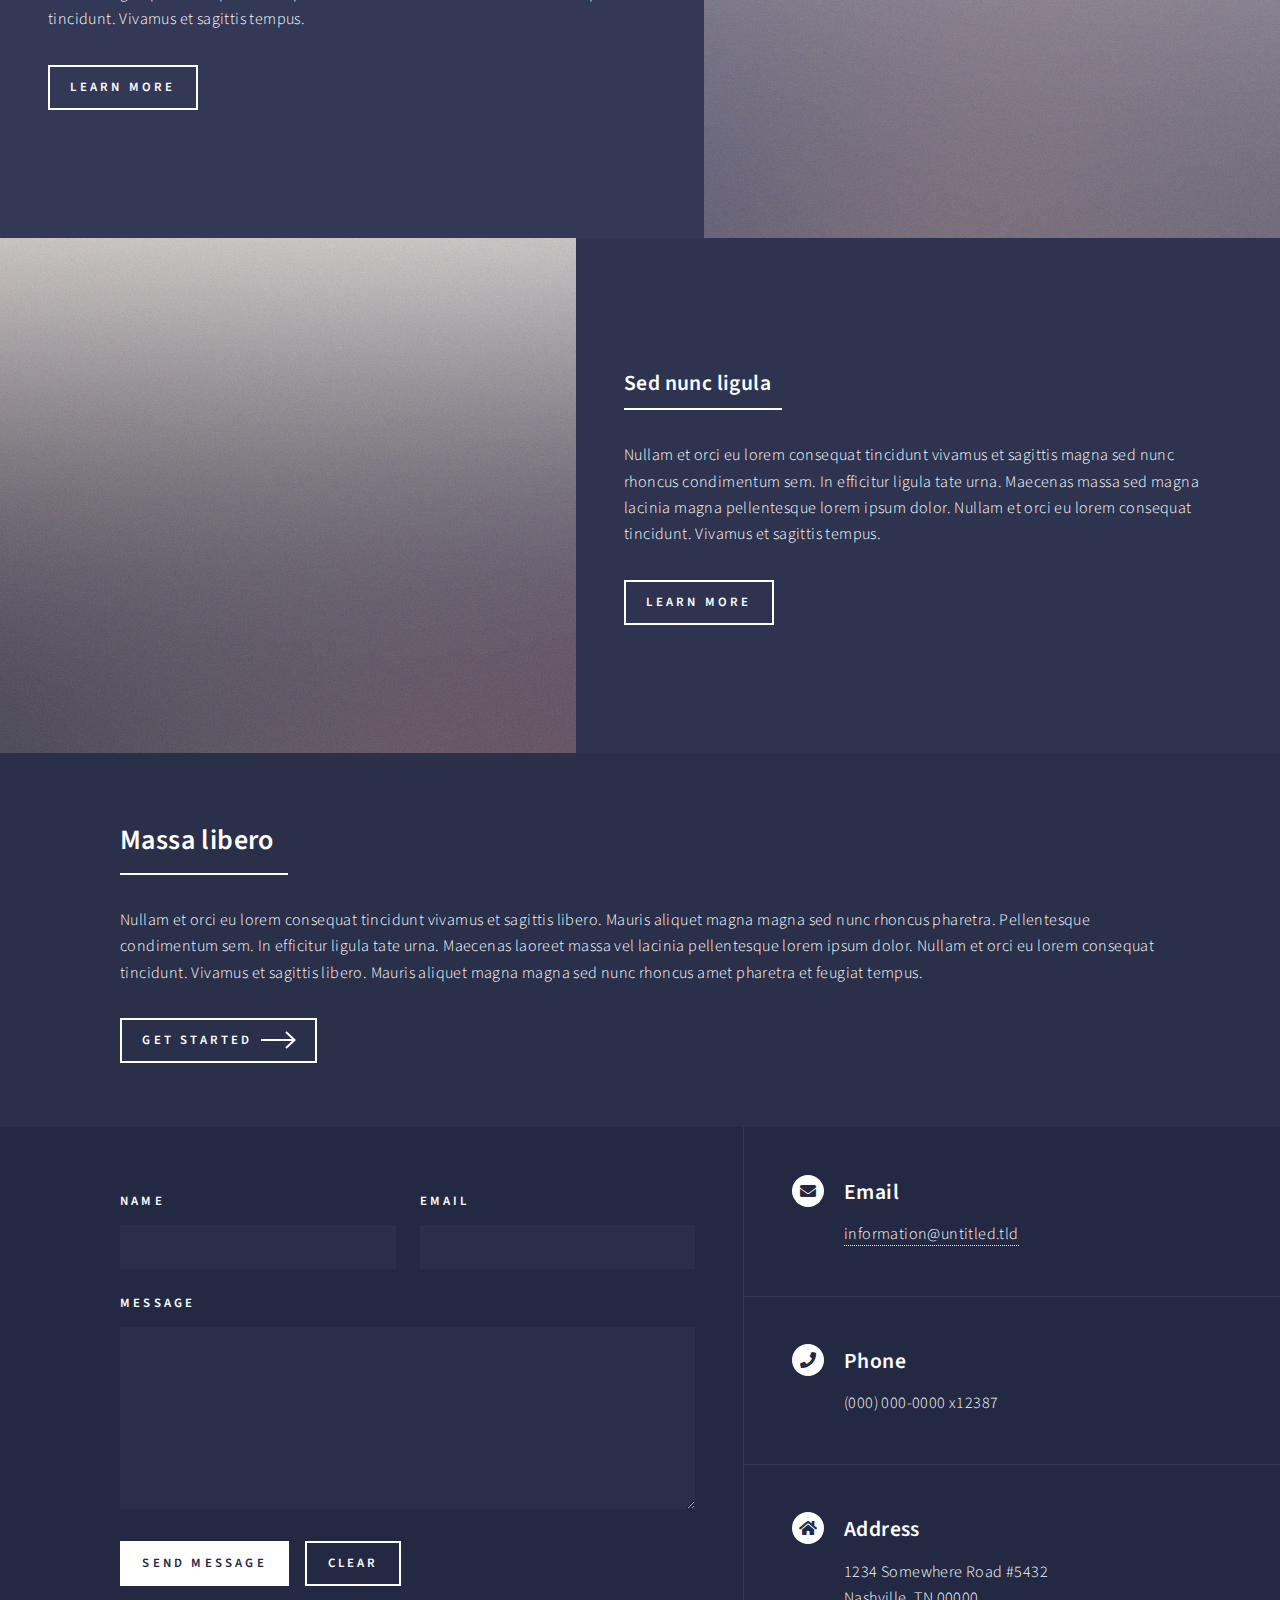
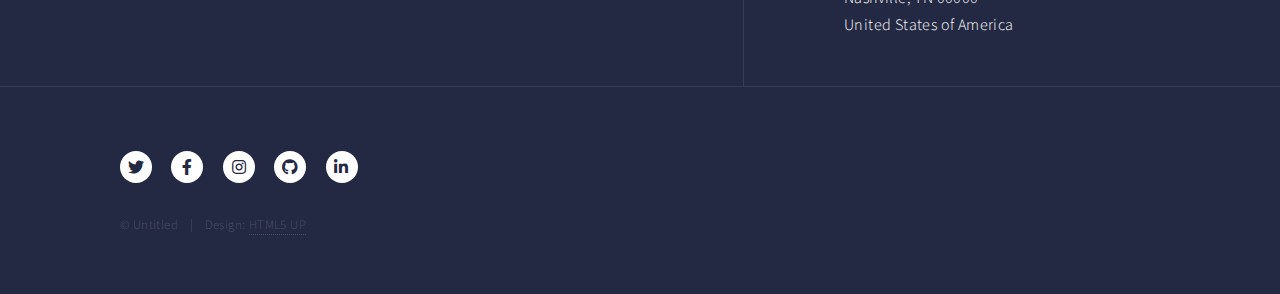
<file: landing.html>
<!DOCTYPE HTML>
<!--
	Forty by HTML5 UP
	html5up.net | @ajlkn
	Free for personal and commercial use under the CCA 3.0 license (html5up.net/license)
-->
<html>
	<head>
		<title>Landing - Forty by HTML5 UP</title>
		<meta charset="utf-8" />
		<meta name="viewport" content="width=device-width, initial-scale=1, user-scalable=no" />
		<link rel="stylesheet" href="assets/css/main.css" />
		<noscript><link rel="stylesheet" href="assets/css/noscript.css" /></noscript>
	</head>
	<body class="is-preload">

		<!-- Wrapper -->
			<div id="wrapper">

				<!-- Header -->
				<!-- Note: The "styleN" class below should match that of the banner element. -->
					<header id="header" class="alt style2">
						<a href="index.html" class="logo"><strong>Forty</strong> <span>by HTML5 UP</span></a>
						<nav>
							<a href="#menu">Menu</a>
						</nav>
					</header>

				<!-- Menu -->
					<nav id="menu">
						<ul class="links">
							<li><a href="index.html">Home</a></li>
							<li><a href="landing.html">Landing</a></li>
							<li><a href="generic.html">Generic</a></li>
							<li><a href="elements.html">Elements</a></li>
						</ul>
						<ul class="actions stacked">
							<li><a href="#" class="button primary fit">Get Started</a></li>
							<li><a href="#" class="button fit">Log In</a></li>
						</ul>
					</nav>

				<!-- Banner -->
				<!-- Note: The "styleN" class below should match that of the header element. -->
					<section id="banner" class="style2">
						<div class="inner">
							<span class="image">
								<img src="images/pic07.jpg" alt="" />
							</span>
							<header class="major">
								<h1>Landing</h1>
							</header>
							<div class="content">
								<p>Lorem ipsum dolor sit amet nullam consequat<br />
								sed veroeros. tempus adipiscing nulla.</p>
							</div>
						</div>
					</section>

				<!-- Main -->
					<div id="main">

						<!-- One -->
							<section id="one">
								<div class="inner">
									<header class="major">
										<h2>Sed amet aliquam</h2>
									</header>
									<p>Nullam et orci eu lorem consequat tincidunt vivamus et sagittis magna sed nunc rhoncus condimentum sem. In efficitur ligula tate urna. Maecenas massa vel lacinia pellentesque lorem ipsum dolor. Nullam et orci eu lorem consequat tincidunt. Vivamus et sagittis libero. Nullam et orci eu lorem consequat tincidunt vivamus et sagittis magna sed nunc rhoncus condimentum sem. In efficitur ligula tate urna.</p>
								</div>
							</section>

						<!-- Two -->
							<section id="two" class="spotlights">
								<section>
									<a href="generic.html" class="image">
										<img src="images/pic08.jpg" alt="" data-position="center center" />
									</a>
									<div class="content">
										<div class="inner">
											<header class="major">
												<h3>Orci maecenas</h3>
											</header>
											<p>Nullam et orci eu lorem consequat tincidunt vivamus et sagittis magna sed nunc rhoncus condimentum sem. In efficitur ligula tate urna. Maecenas massa sed magna lacinia magna pellentesque lorem ipsum dolor. Nullam et orci eu lorem consequat tincidunt. Vivamus et sagittis tempus.</p>
											<ul class="actions">
												<li><a href="generic.html" class="button">Learn more</a></li>
											</ul>
										</div>
									</div>
								</section>
								<section>
									<a href="generic.html" class="image">
										<img src="images/pic09.jpg" alt="" data-position="top center" />
									</a>
									<div class="content">
										<div class="inner">
											<header class="major">
												<h3>Rhoncus magna</h3>
											</header>
											<p>Nullam et orci eu lorem consequat tincidunt vivamus et sagittis magna sed nunc rhoncus condimentum sem. In efficitur ligula tate urna. Maecenas massa sed magna lacinia magna pellentesque lorem ipsum dolor. Nullam et orci eu lorem consequat tincidunt. Vivamus et sagittis tempus.</p>
											<ul class="actions">
												<li><a href="generic.html" class="button">Learn more</a></li>
											</ul>
										</div>
									</div>
								</section>
								<section>
									<a href="generic.html" class="image">
										<img src="images/pic10.jpg" alt="" data-position="25% 25%" />
									</a>
									<div class="content">
										<div class="inner">
											<header class="major">
												<h3>Sed nunc ligula</h3>
											</header>
											<p>Nullam et orci eu lorem consequat tincidunt vivamus et sagittis magna sed nunc rhoncus condimentum sem. In efficitur ligula tate urna. Maecenas massa sed magna lacinia magna pellentesque lorem ipsum dolor. Nullam et orci eu lorem consequat tincidunt. Vivamus et sagittis tempus.</p>
											<ul class="actions">
												<li><a href="generic.html" class="button">Learn more</a></li>
											</ul>
										</div>
									</div>
								</section>
							</section>

						<!-- Three -->
							<section id="three">
								<div class="inner">
									<header class="major">
										<h2>Massa libero</h2>
									</header>
									<p>Nullam et orci eu lorem consequat tincidunt vivamus et sagittis libero. Mauris aliquet magna magna sed nunc rhoncus pharetra. Pellentesque condimentum sem. In efficitur ligula tate urna. Maecenas laoreet massa vel lacinia pellentesque lorem ipsum dolor. Nullam et orci eu lorem consequat tincidunt. Vivamus et sagittis libero. Mauris aliquet magna magna sed nunc rhoncus amet pharetra et feugiat tempus.</p>
									<ul class="actions">
										<li><a href="generic.html" class="button next">Get Started</a></li>
									</ul>
								</div>
							</section>

					</div>

				<!-- Contact -->
					<section id="contact">
						<div class="inner">
							<section>
								<form method="post" action="#">
									<div class="fields">
										<div class="field half">
											<label for="name">Name</label>
											<input type="text" name="name" id="name" />
										</div>
										<div class="field half">
											<label for="email">Email</label>
											<input type="text" name="email" id="email" />
										</div>
										<div class="field">
											<label for="message">Message</label>
											<textarea name="message" id="message" rows="6"></textarea>
										</div>
									</div>
									<ul class="actions">
										<li><input type="submit" value="Send Message" class="primary" /></li>
										<li><input type="reset" value="Clear" /></li>
									</ul>
								</form>
							</section>
							<section class="split">
								<section>
									<div class="contact-method">
										<span class="icon solid alt fa-envelope"></span>
										<h3>Email</h3>
										<a href="#">information@untitled.tld</a>
									</div>
								</section>
								<section>
									<div class="contact-method">
										<span class="icon solid alt fa-phone"></span>
										<h3>Phone</h3>
										<span>(000) 000-0000 x12387</span>
									</div>
								</section>
								<section>
									<div class="contact-method">
										<span class="icon solid alt fa-home"></span>
										<h3>Address</h3>
										<span>1234 Somewhere Road #5432<br />
										Nashville, TN 00000<br />
										United States of America</span>
									</div>
								</section>
							</section>
						</div>
					</section>

				<!-- Footer -->
					<footer id="footer">
						<div class="inner">
							<ul class="icons">
								<li><a href="#" class="icon brands alt fa-twitter"><span class="label">Twitter</span></a></li>
								<li><a href="#" class="icon brands alt fa-facebook-f"><span class="label">Facebook</span></a></li>
								<li><a href="#" class="icon brands alt fa-instagram"><span class="label">Instagram</span></a></li>
								<li><a href="#" class="icon brands alt fa-github"><span class="label">GitHub</span></a></li>
								<li><a href="#" class="icon brands alt fa-linkedin-in"><span class="label">LinkedIn</span></a></li>
							</ul>
							<ul class="copyright">
								<li>&copy; Untitled</li><li>Design: <a href="https://html5up.net">HTML5 UP</a></li>
							</ul>
						</div>
					</footer>

			</div>

		<!-- Scripts -->
			<script src="assets/js/jquery.min.js"></script>
			<script src="assets/js/jquery.scrolly.min.js"></script>
			<script src="assets/js/jquery.scrollex.min.js"></script>
			<script src="assets/js/browser.min.js"></script>
			<script src="assets/js/breakpoints.min.js"></script>
			<script src="assets/js/util.js"></script>
			<script src="assets/js/main.js"></script>

	</body>
</html>
</file>
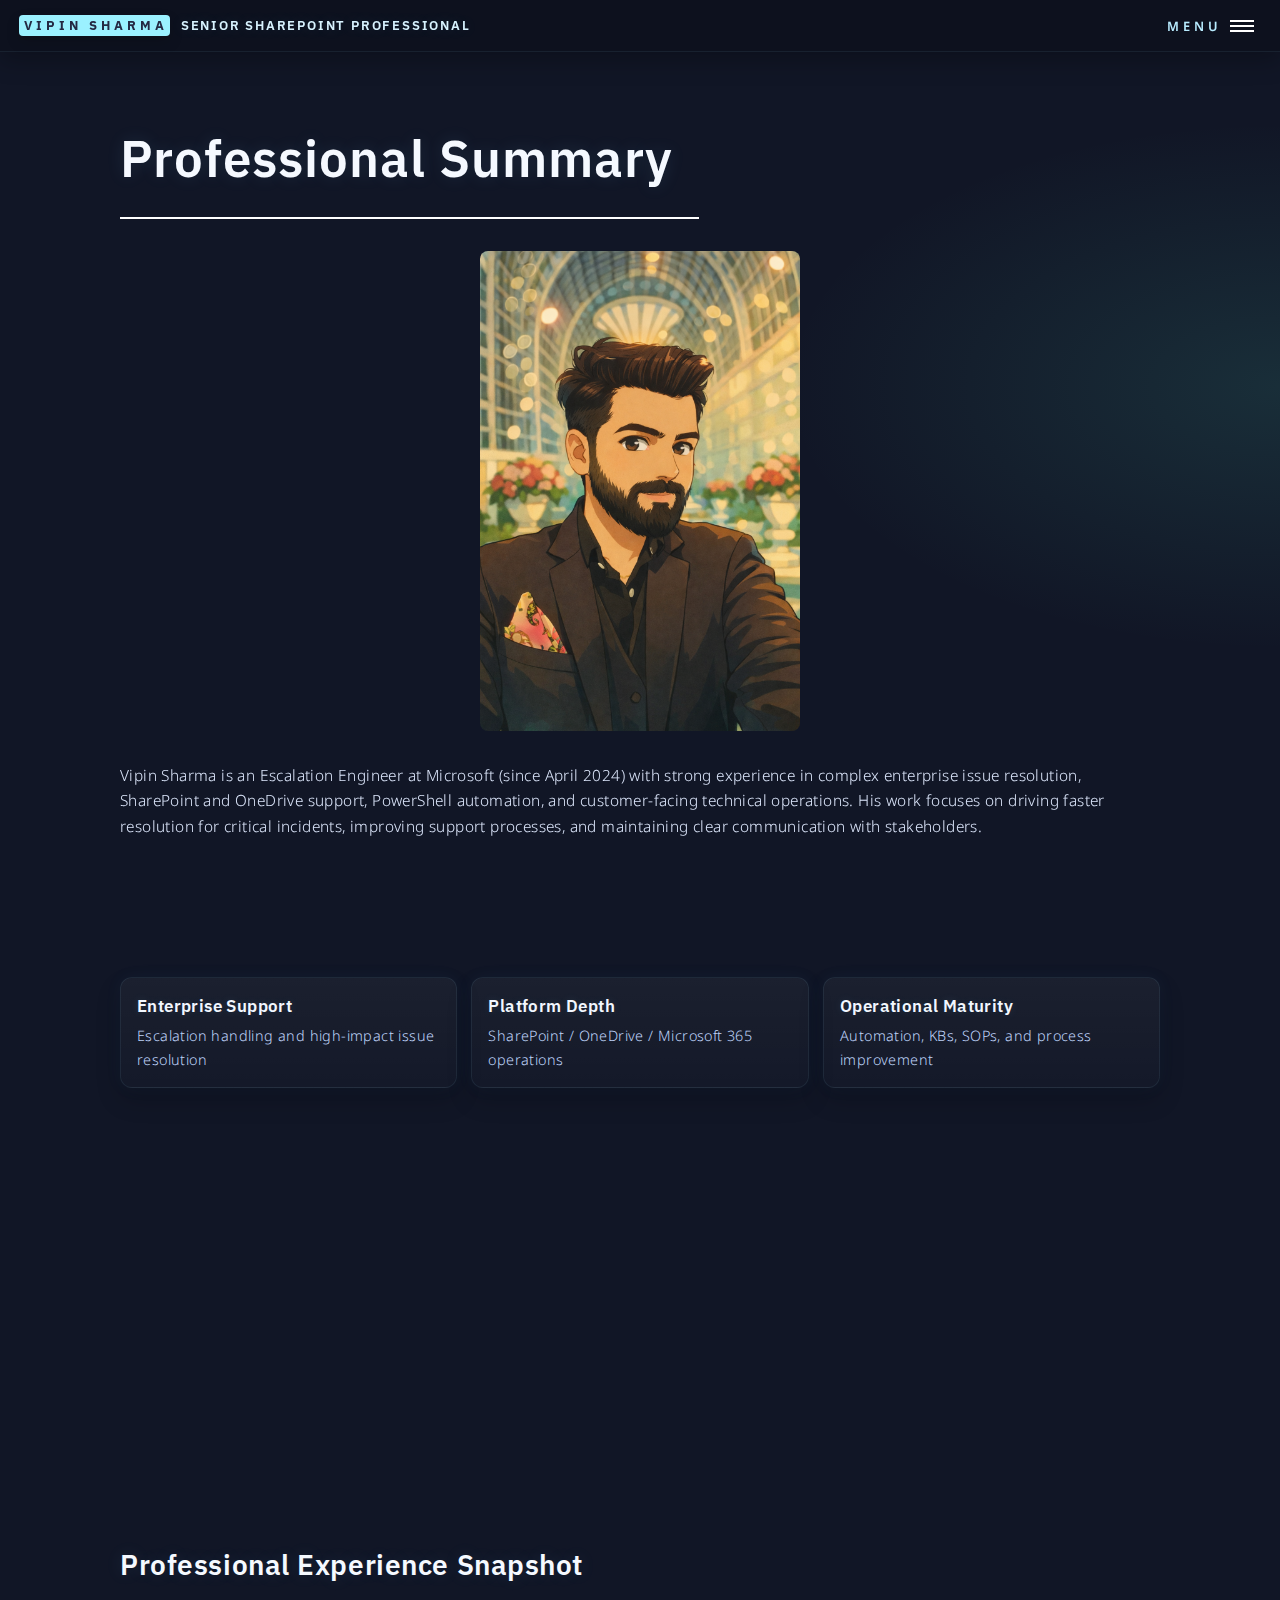
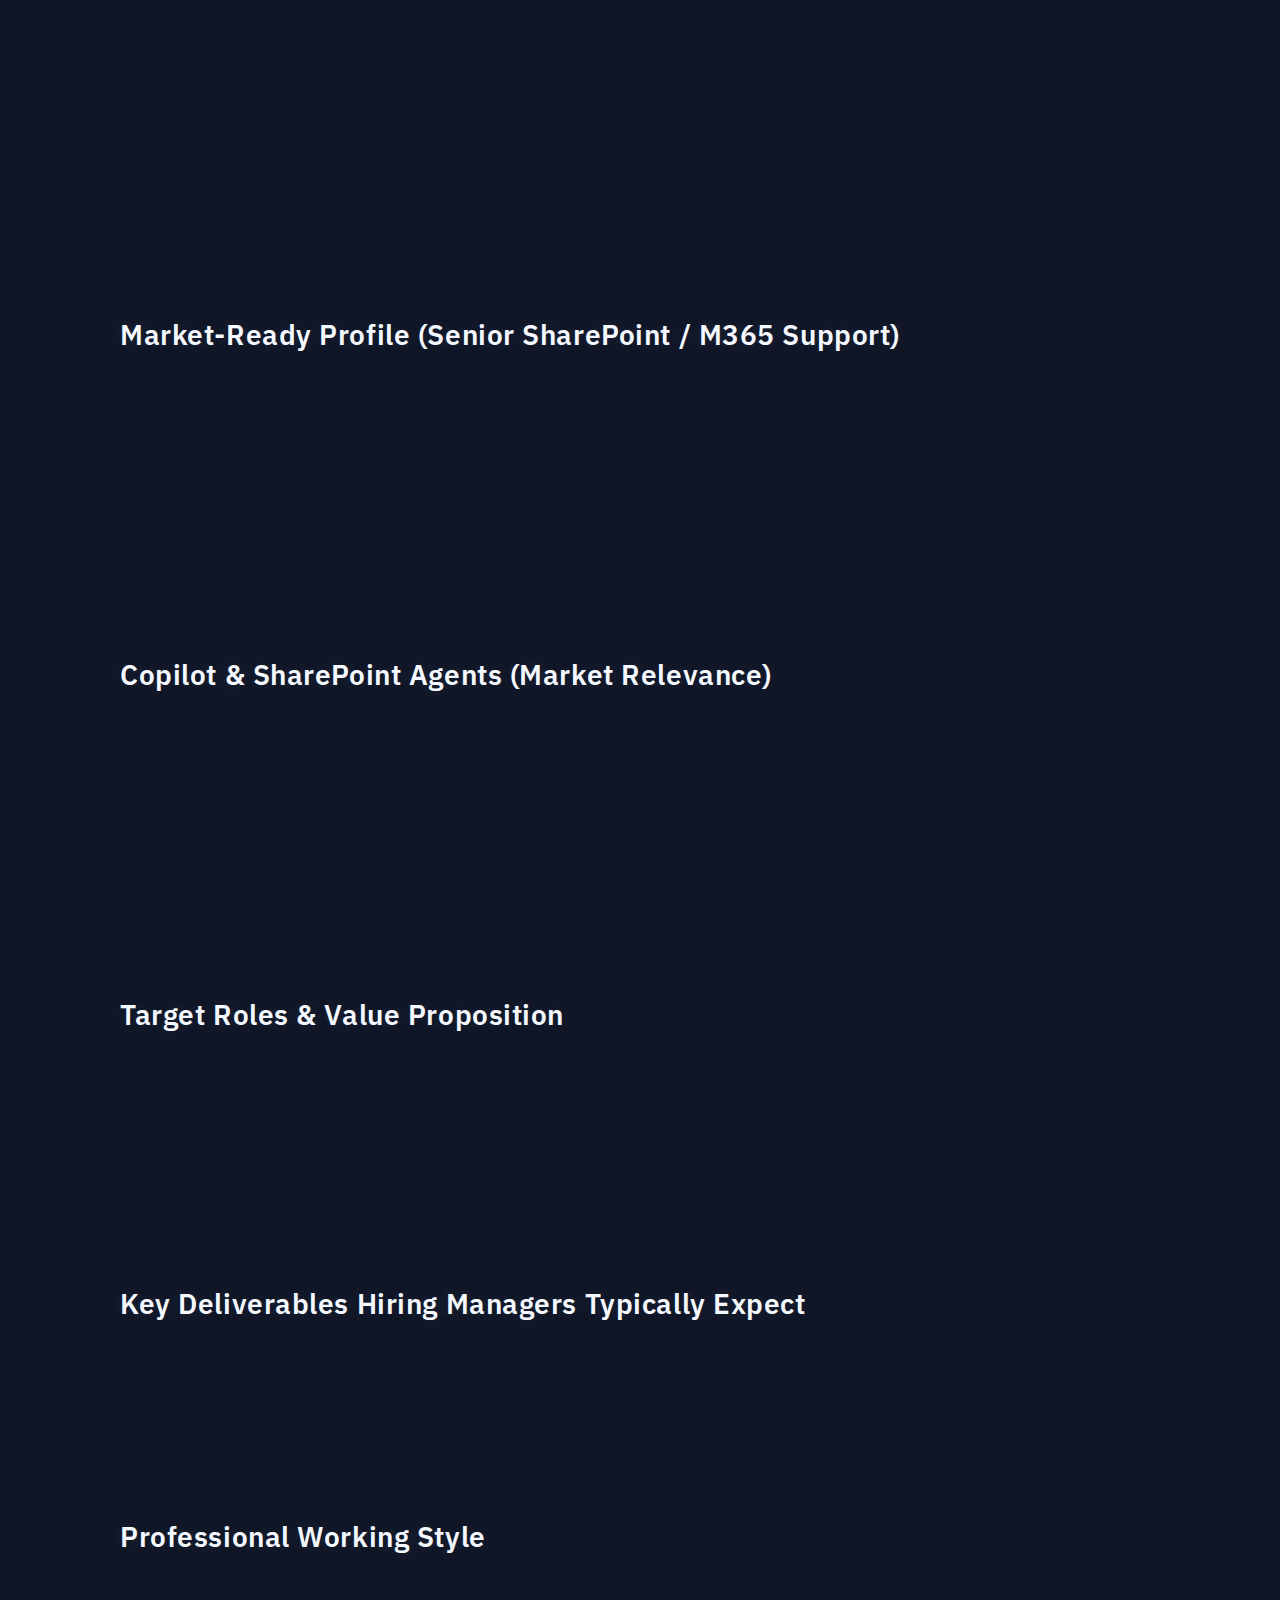
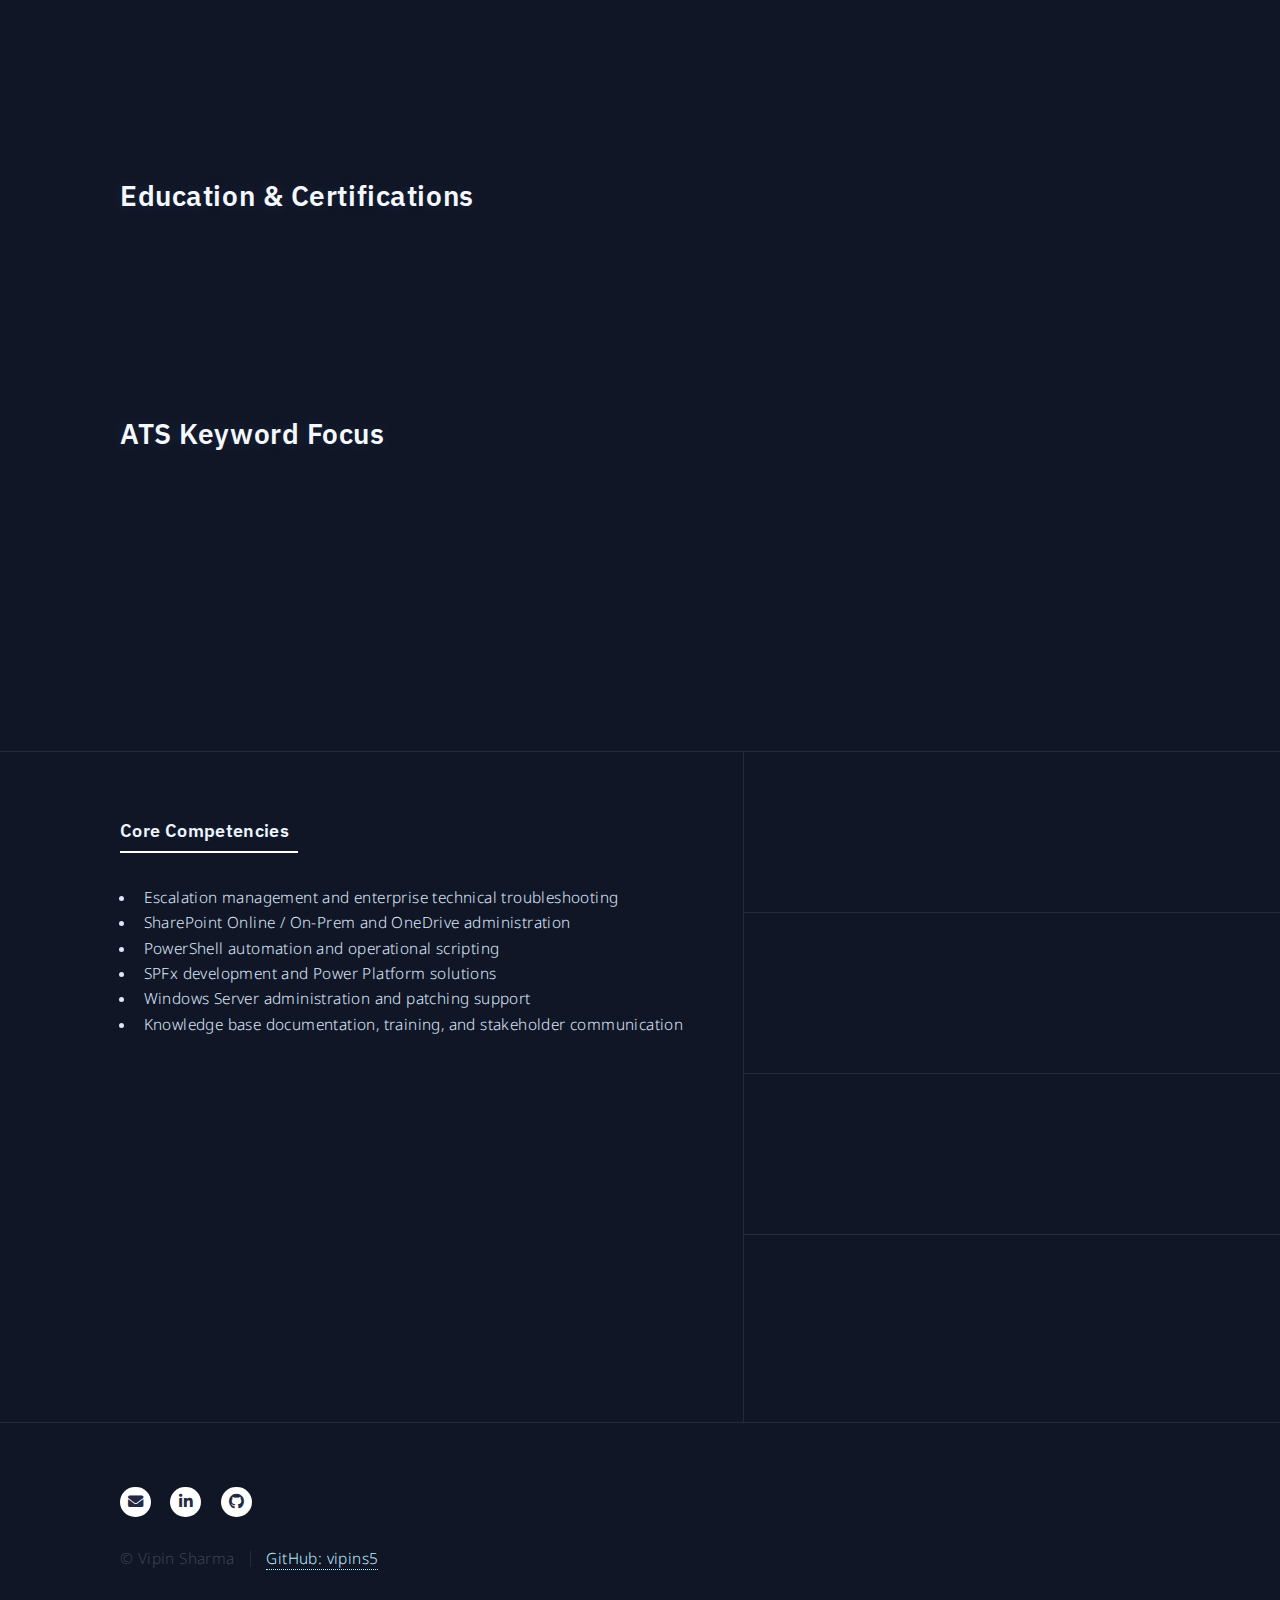
<file: professional-summary.html>
<!DOCTYPE HTML>
<!--
	Forty by HTML5 UP
	html5up.net | @ajlkn
	Free for personal and commercial use under the CCA 3.0 license (html5up.net/license)
-->
<html lang="en">
	<head>
		<title>Professional Summary | Vipin Sharma</title>
		<meta charset="utf-8" />
		<meta name="viewport" content="width=device-width, initial-scale=1, user-scalable=no" />
		<meta name="description" content="Professional summary of Vipin Sharma, Senior SharePoint Professional with Microsoft escalation experience in SharePoint Online, OneDrive, Microsoft 365 support, PowerShell automation, and enterprise troubleshooting." />
		<meta name="keywords" content="Vipin Sharma professional summary, Senior SharePoint Professional, Microsoft 365 support, SharePoint Online, OneDrive, PowerShell, escalation engineer" />
		<meta name="robots" content="index,follow,max-image-preview:large" />
		<meta property="og:type" content="profile" />
		<meta property="og:title" content="Professional Summary | Vipin Sharma" />
		<meta property="og:description" content="Senior SharePoint Professional profile covering Microsoft escalation experience, SharePoint/OneDrive support, automation, and enterprise operations." />
		<meta property="og:image" content="images/Photo.png" />
		<meta name="twitter:card" content="summary_large_image" />
		<meta name="twitter:title" content="Professional Summary | Vipin Sharma" />
		<meta name="twitter:description" content="Microsoft escalation experience in SharePoint Online, OneDrive, PowerShell automation, and enterprise Microsoft 365 support." />
		<script type="application/ld+json">
		{
		  "@context": "https://schema.org",
		  "@type": "ProfilePage",
		  "name": "Professional Summary - Vipin Sharma",
		  "about": {
		    "@type": "Person",
		    "name": "Vipin Sharma",
		    "jobTitle": "Senior SharePoint Professional"
		  },
		  "description": "Professional summary and market-ready profile for senior SharePoint and Microsoft 365 support roles."
		}
		</script>
		<link rel="preconnect" href="https://fonts.googleapis.com" />
		<link rel="preconnect" href="https://fonts.gstatic.com" crossorigin />
		<link href="https://fonts.googleapis.com/css2?family=IBM+Plex+Sans:wght@400;500;600;700&family=Noto+Sans:wght@400;500;600;700&display=swap" rel="stylesheet" />
		<link rel="stylesheet" href="assets/css/main.css" />
		<link rel="stylesheet" href="assets/css/custom.css" />
		<style>
			.profile-photo {
				display: block;
				max-width: 320px;
				margin: 0 auto 2rem auto;
			}

			.profile-photo img {
				width: 100%;
				height: auto;
				border-radius: 8px;
			}
		</style>
		<noscript><link rel="stylesheet" href="assets/css/noscript.css" /></noscript>
	</head>
	<body class="is-preload">

		<!-- Wrapper -->
			<div id="wrapper">

				<!-- Header -->
					<header id="header">
						<a href="index.html" class="logo"><strong>Vipin Sharma</strong> <span>Senior SharePoint Professional</span></a>
						<nav>
							<a href="#menu">Menu</a>
						</nav>
					</header>

				<!-- Menu -->
					<nav id="menu">
						<ul class="links">
							<li><a href="index.html">Home</a></li>
							<li><a href="index.html#one">Highlights</a></li>
							<li><a href="professional-summary.html">Professional Summary</a></li>
							<li><a href="index.html#contact">Contact</a></li>
						</ul>
					</nav>

				<!-- Main -->
					<div id="main" class="alt">

						<!-- One -->
							<section id="one">
								<div class="inner">
									<header class="major">
										<h1>Professional Summary</h1>
									</header>
									<span class="image profile-photo"><img src="images/Photo.png" alt="Vipin Sharma" /></span>

									<p>Vipin Sharma is an Escalation Engineer at Microsoft (since April 2024) with strong experience in complex enterprise issue resolution, SharePoint and OneDrive support, PowerShell automation, and customer-facing technical operations. His work focuses on driving faster resolution for critical incidents, improving support processes, and maintaining clear communication with stakeholders.</p>

									<p>Across Microsoft, HCLTech, Accenture, and Winshuttle/Precisely, he has supported enterprise collaboration platforms, infrastructure operations, and migration programs. He combines hands-on troubleshooting with documentation, training, and process improvement to help teams scale support quality and reduce repetitive manual effort.</p>
									<div class="mini-stats">
										<div class="mini-stat">
											<strong>Enterprise Support</strong>
											<span>Escalation handling and high-impact issue resolution</span>
										</div>
										<div class="mini-stat">
											<strong>Platform Depth</strong>
											<span>SharePoint / OneDrive / Microsoft 365 operations</span>
										</div>
										<div class="mini-stat">
											<strong>Operational Maturity</strong>
											<span>Automation, KBs, SOPs, and process improvement</span>
										</div>
									</div>

									<div class="row">
										<div class="col-6 col-12-medium">
											<h3>Core Strengths</h3>
											<ul>
												<li>Enterprise escalation management and technical troubleshooting</li>
												<li>SharePoint Online, SharePoint Server, and OneDrive administration</li>
												<li>PowerShell scripting and operational automation</li>
												<li>SPFx and Power Platform solution support</li>
												<li>Knowledge base writing and incident documentation</li>
												<li>Stakeholder communication and end-user enablement</li>
											</ul>
										</div>
										<div class="col-6 col-12-medium">
											<h3>Impact Highlights</h3>
											<ul>
												<li>Supported high-priority escalations in Microsoft enterprise environments</li>
												<li>Migrated 50+ sites from on-premises SharePoint to SharePoint Online</li>
												<li>Automated repetitive administrative tasks to reduce manual workload</li>
												<li>Delivered training sessions for 200+ users on collaboration tools</li>
												<li>Managed multi-version SharePoint environments and related operations</li>
												<li>Improved documentation quality for repeatable support scenarios</li>
											</ul>
										</div>
									</div>

									<hr class="major" />

									<h2>Professional Experience Snapshot</h2>
									<p><strong>Microsoft (April 2024 - Present):</strong> Escalation Engineer focused on advanced issue investigation, escalation handling, customer communication, and knowledge documentation for enterprise support workflows.</p>
									<p><strong>HCLTech / Consulting Roles:</strong> Delivered SharePoint and Microsoft 365 support, migration activities, administrative operations, and troubleshooting for enterprise clients.</p>
									<p><strong>Accenture / Earlier Roles:</strong> Supported operations, automation initiatives, and technology adoption programs with a strong emphasis on process efficiency and service quality.</p>
									<p class="banner-note">Profile emphasis: production support quality, escalation ownership, stakeholder communication, and documentation-led operational scale.</p>

									<h2>Market-Ready Profile (Senior SharePoint / M365 Support)</h2>
									<p>The current market for senior SharePoint and Microsoft 365 support roles emphasizes deep troubleshooting capability, escalation ownership, PowerShell automation, migration support, governance awareness, and stakeholder communication. Vipin's profile aligns strongly with these expectations through production support experience, enterprise troubleshooting, and process improvement work.</p>
									<ul>
										<li>SharePoint Online / OneDrive enterprise support and escalation management</li>
										<li>PowerShell automation for administrative and operational efficiency</li>
										<li>Knowledge documentation, SOP creation, and repeatable troubleshooting workflows</li>
										<li>Migration support, user enablement, and cross-team coordination</li>
										<li>Customer-facing communication for high-priority technical incidents</li>
									</ul>

									<h2>Copilot & SharePoint Agents (Market Relevance)</h2>
									<p>Microsoft 365 Copilot and SharePoint agents are increasingly relevant in modern collaboration environments. For senior SharePoint professionals, market expectations now include understanding how agents are scoped to SharePoint sites/files, how knowledge sources are selected, and how governance, permissions, and content quality affect response quality.</p>
									<ul>
										<li>Awareness of SharePoint agents for site/library/file-scoped knowledge experiences</li>
										<li>Understanding of permissions-sensitive behavior and content access boundaries</li>
										<li>Knowledge of prompt/instruction quality, starter prompts, and agent usability</li>
										<li>Operational readiness for content hygiene, governance, and knowledge curation</li>
										<li>Cross-team support alignment for adoption, user guidance, and troubleshooting</li>
									</ul>

									<h2>Target Roles & Value Proposition</h2>
									<p>Vipin is positioned for senior SharePoint and Microsoft 365 support-focused roles where organizations need a professional who can manage escalations, improve support quality, and strengthen operational maturity through automation and documentation.</p>
									<ul>
										<li>Senior SharePoint Professional / SharePoint Administrator</li>
										<li>Microsoft 365 Support Engineer / Collaboration Support Specialist</li>
										<li>Escalation Engineer (SharePoint / OneDrive / M365 workloads)</li>
										<li>Consulting or transition support roles for migration and adoption programs</li>
									</ul>

									<h2>Key Deliverables Hiring Managers Typically Expect</h2>
									<ul>
										<li>Faster incident resolution through structured troubleshooting and prioritization</li>
										<li>Clear stakeholder communication during critical incidents and escalations</li>
										<li>Reduced repeat issues via SOPs, KBs, and standard troubleshooting workflows</li>
										<li>Operational efficiency improvements using PowerShell and repeatable admin scripts</li>
										<li>Migration and adoption support that reduces disruption for end users</li>
									</ul>

									<h2>Professional Working Style</h2>
									<div class="row">
										<div class="col-6 col-12-medium">
											<ul>
												<li><strong>Analytical:</strong> Breaks issues down into scope, impact, repro path, and likely causes.</li>
												<li><strong>Structured:</strong> Documents findings and next actions clearly for continuity and handoffs.</li>
												<li><strong>Customer-focused:</strong> Balances technical depth with understandable communication.</li>
											</ul>
										</div>
										<div class="col-6 col-12-medium">
											<ul>
												<li><strong>Operationally mature:</strong> Improves repeatability with SOPs and KB articles.</li>
												<li><strong>Efficiency-minded:</strong> Uses automation to reduce repetitive administrative effort.</li>
												<li><strong>Adoption-aware:</strong> Supports users/admins during platform changes and new feature rollouts.</li>
											</ul>
										</div>
									</div>

									<h2>Education & Certifications</h2>
									<p><strong>Education:</strong> Bachelor of Technology in Information Technology, Dr. A.P.J. Abdul Kalam Technical University, Greater Noida (2014).</p>
									<ul>
										<li>Microsoft 365 Certified: Fundamentals</li>
										<li>Microsoft 365 Certified: Teams Administrator Associate</li>
										<li>Microsoft Certified: Azure AI Fundamentals</li>
									</ul>

									<h2>ATS Keyword Focus</h2>
									<p>Senior SharePoint Professional, Microsoft 365 Support, Escalation Engineer, SharePoint Online, OneDrive for Business, PowerShell, Incident Management, RCA, Knowledge Base, Migration Support, Stakeholder Communication, Service Operations.</p>
									<p class="banner-note">Tip for recruiters/hiring managers: This portfolio emphasizes support excellence, collaboration platform depth, and operational improvement capability for senior SharePoint/M365 support functions.</p>

									<ul class="actions">
										<li><a href="index.html" class="button primary">Back to Home</a></li>
										<li><a href="index.html#contact" class="button">Contact</a></li>
									</ul>
								</div>
							</section>

					</div>

				<!-- Contact -->
					<section id="contact">
						<div class="inner">
							<section>
								<div class="inner">
									<header class="major">
										<h3>Core Competencies</h3>
									</header>
									<ul>
										<li>Escalation management and enterprise technical troubleshooting</li>
										<li>SharePoint Online / On-Prem and OneDrive administration</li>
										<li>PowerShell automation and operational scripting</li>
										<li>SPFx development and Power Platform solutions</li>
										<li>Windows Server administration and patching support</li>
										<li>Knowledge base documentation, training, and stakeholder communication</li>
									</ul>
								</div>
							</section>
							<section class="split">
								<section>
									<div class="contact-method">
										<span class="icon solid alt fa-envelope"></span>
										<h3>Email</h3>
										<a href="mailto:vipin.05sharma@yahoo.com">vipin.05sharma@yahoo.com</a>
									</div>
								</section>
								<section>
									<div class="contact-method">
										<span class="icon solid alt fa-phone"></span>
										<h3>Phone</h3>
										<span>+91 99109 06957</span>
									</div>
								</section>
								<section>
									<div class="contact-method">
										<span class="icon brands alt fa-whatsapp"></span>
										<h3>WhatsApp</h3>
										<a href="https://wa.me/919910906957" target="_blank" rel="noopener noreferrer">wa.me/+919910906957</a>
									</div>
								</section>
								<section>
									<div class="contact-method">
										<span class="icon solid alt fa-home"></span>
										<h3>Address</h3>
										<span>Bengaluru, Karnataka 560035<br />
										India</span>
									</div>
								</section>
							</section>
						</div>
					</section>

				<!-- Footer -->
					<footer id="footer">
						<div class="inner">
							<ul class="icons">
								<li><a href="mailto:vipin.05sharma@yahoo.com" class="icon solid alt fa-envelope"><span class="label">Email</span></a></li>
								<li><a href="https://www.linkedin.com/in/vipin-sharma5" class="icon brands alt fa-linkedin-in" target="_blank" rel="noopener noreferrer"><span class="label">LinkedIn</span></a></li>
								<li><a href="https://github.com/vipins5" class="icon brands alt fa-github" target="_blank" rel="noopener noreferrer"><span class="label">GitHub</span></a></li>
							</ul>
							<ul class="copyright">
								<li>&copy; Vipin Sharma</li><li><a href="https://github.com/vipins5" target="_blank" rel="noopener noreferrer">GitHub: vipins5</a></li>
							</ul>
						</div>
					</footer>

			</div>

		<!-- Scripts -->
			<script src="assets/js/jquery.min.js"></script>
			<script src="assets/js/jquery.scrolly.min.js"></script>
			<script src="assets/js/jquery.scrollex.min.js"></script>
			<script src="assets/js/browser.min.js"></script>
			<script src="assets/js/breakpoints.min.js"></script>
			<script src="assets/js/util.js"></script>
			<script src="assets/js/main.js"></script>
			<script src="assets/js/custom.js"></script>

	</body>
</html>
</file>
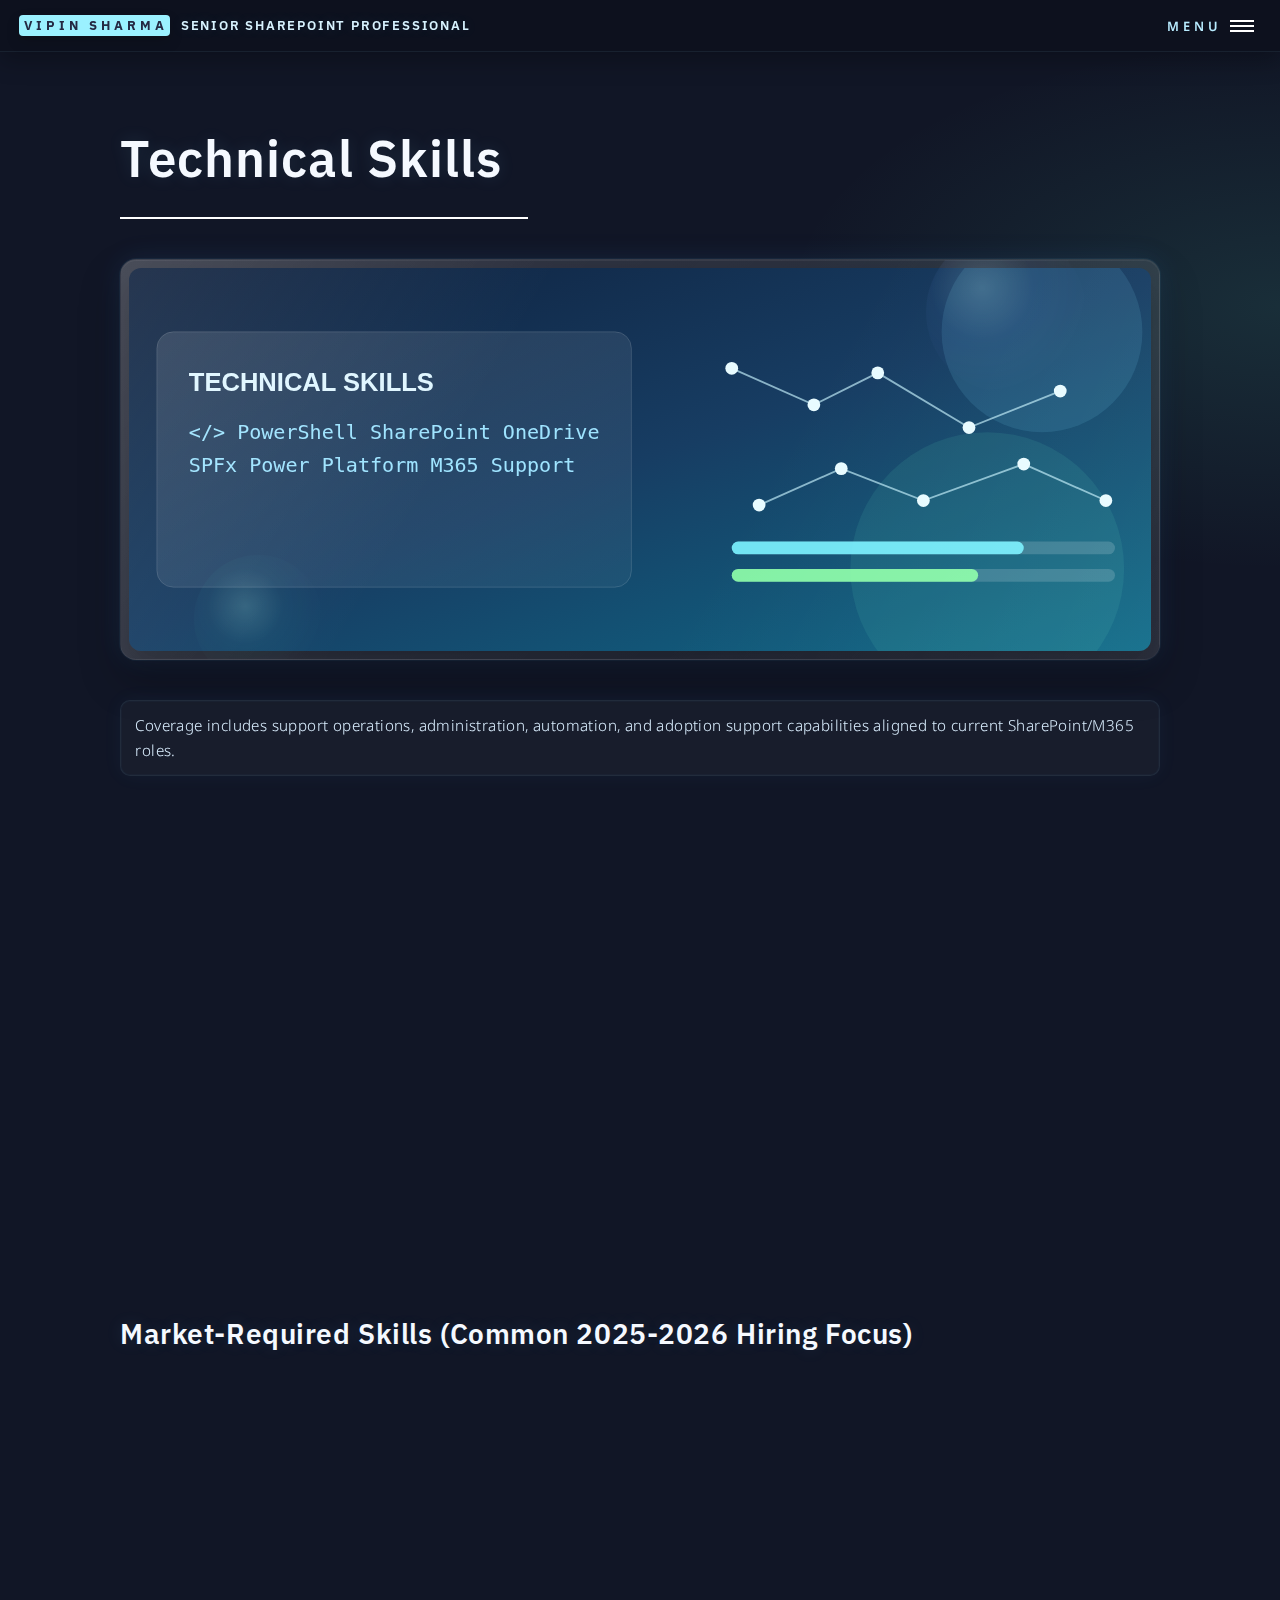
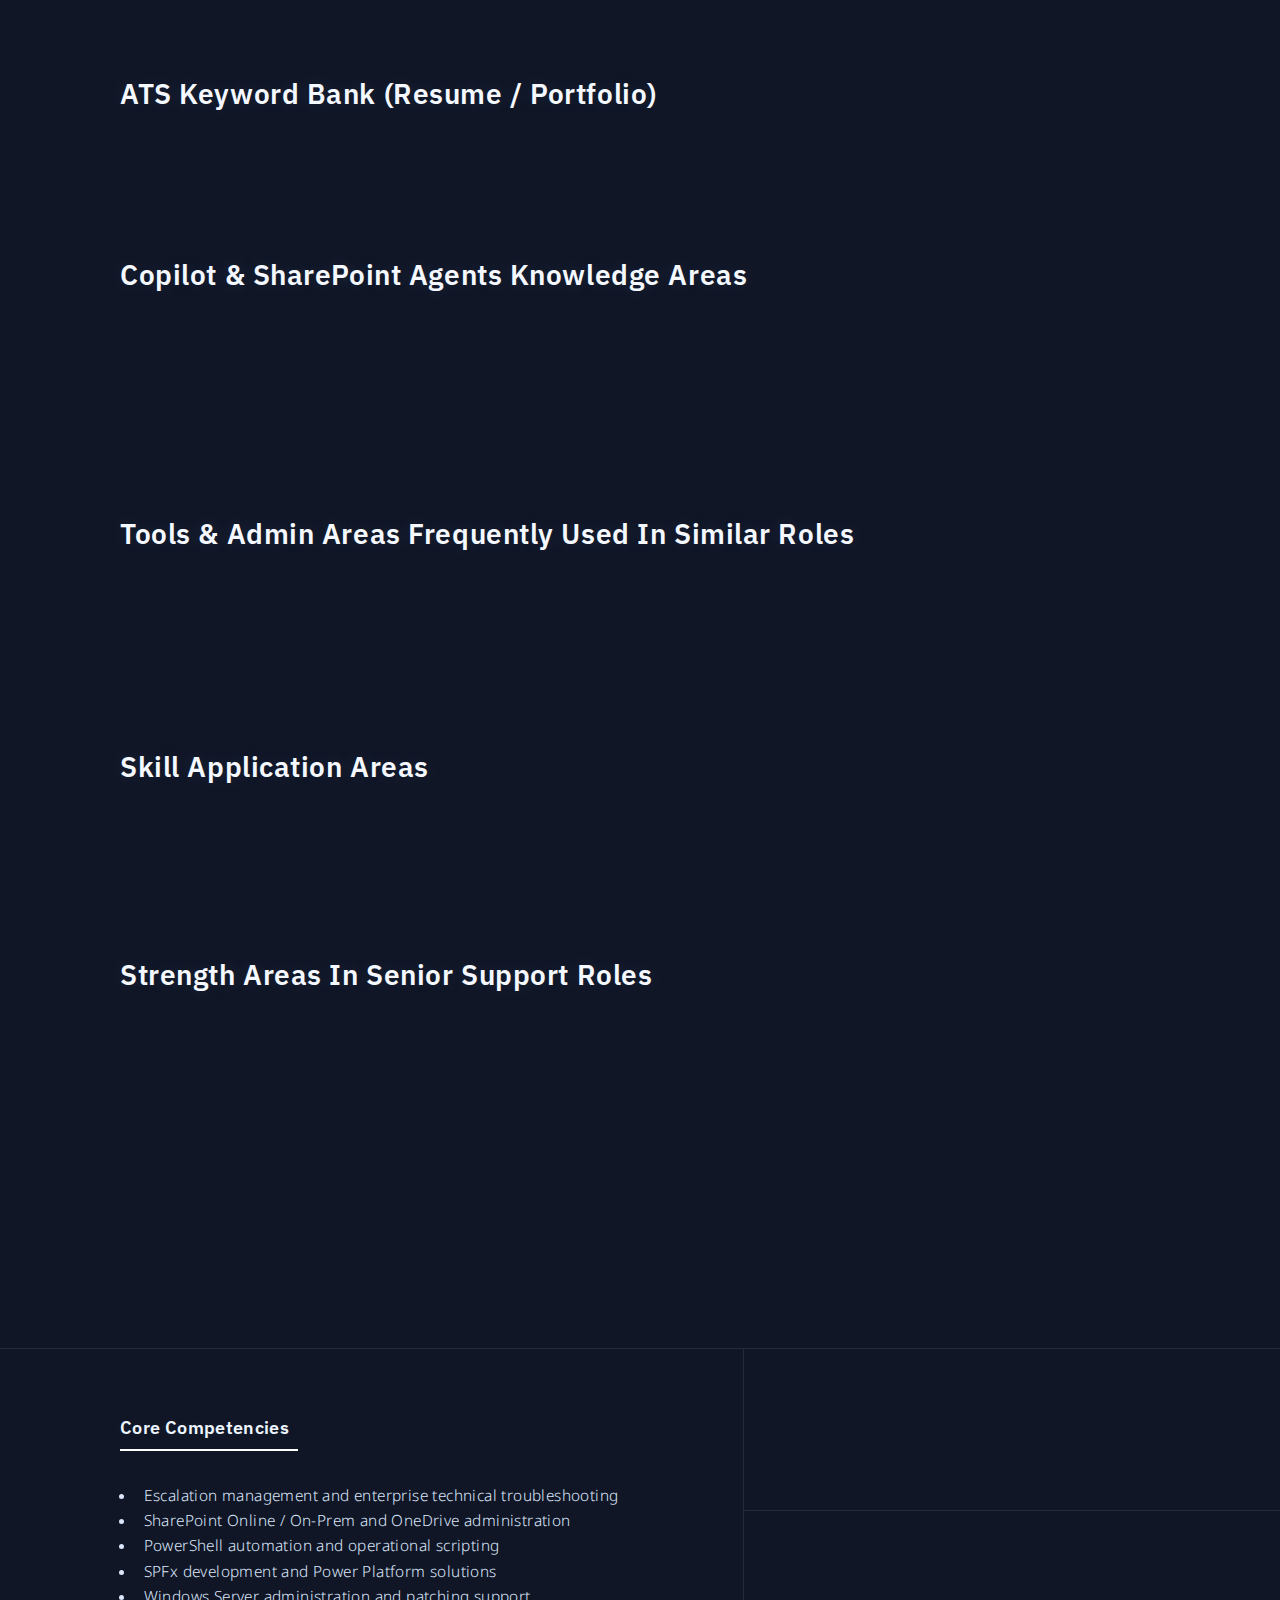
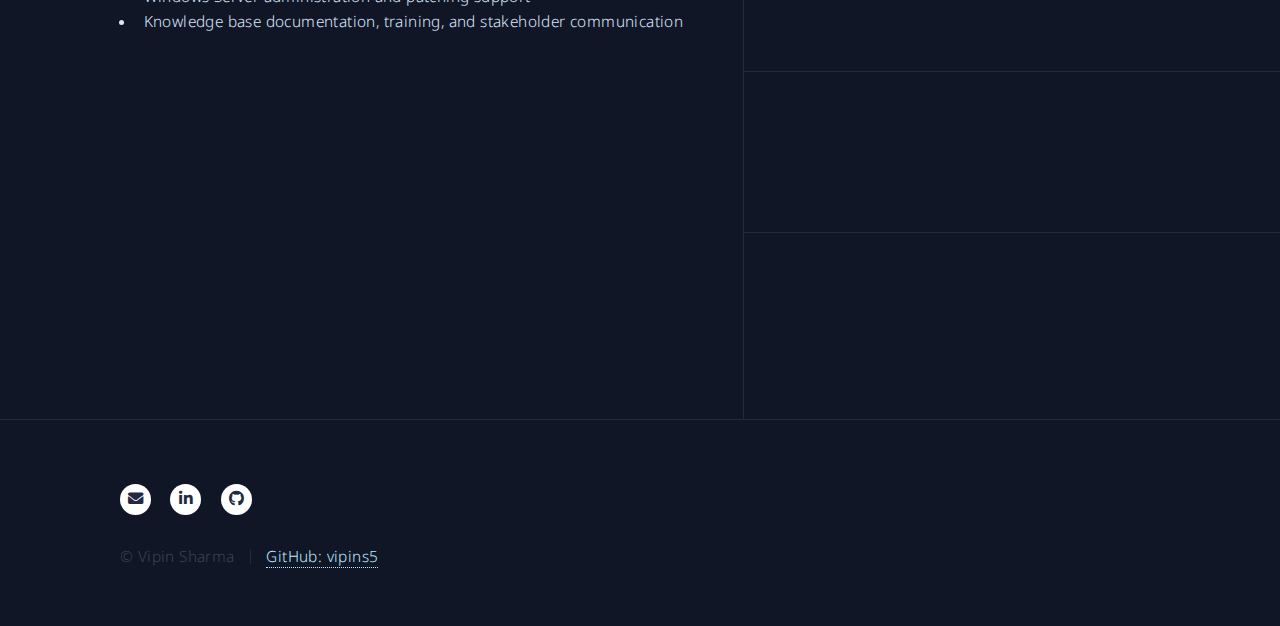
<file: TechnicalSkills.html>
<!DOCTYPE HTML>
<!--
	Forty by HTML5 UP
	html5up.net | @ajlkn
	Free for personal and commercial use under the CCA 3.0 license (html5up.net/license)
-->
<html lang="en">
	<head>
		<title>Technical Skills | Vipin Sharma</title>
		<meta charset="utf-8" />
		<meta name="viewport" content="width=device-width, initial-scale=1, user-scalable=no" />
		<meta name="description" content="Technical skills of Vipin Sharma covering SharePoint Online, OneDrive, Microsoft 365 support, PowerShell automation, SPFx, Power Platform, incident management, and SharePoint agent/Copilot readiness." />
		<meta name="keywords" content="SharePoint skills, Microsoft 365 support skills, PowerShell automation, OneDrive support, SPFx, Power Platform, Vipin Sharma" />
		<meta name="robots" content="index,follow,max-image-preview:large" />
		<meta property="og:type" content="article" />
		<meta property="og:title" content="Technical Skills | Vipin Sharma" />
		<meta property="og:description" content="SharePoint, OneDrive, Microsoft 365 support, PowerShell, SPFx, Power Platform, incident handling, and Copilot/SharePoint agents knowledge areas." />
		<meta property="og:image" content="images/banner-technical-skills.svg" />
		<meta name="twitter:card" content="summary_large_image" />
		<meta name="twitter:title" content="Technical Skills | Vipin Sharma" />
		<meta name="twitter:description" content="Technical skills portfolio for senior SharePoint and Microsoft 365 support roles." />
		<script type="application/ld+json">
		{
		  "@context": "https://schema.org",
		  "@type": "WebPage",
		  "name": "Technical Skills - Vipin Sharma",
		  "description": "Technical skills and tools relevant to senior SharePoint and Microsoft 365 support roles."
		}
		</script>
		<link rel="preconnect" href="https://fonts.googleapis.com" />
		<link rel="preconnect" href="https://fonts.gstatic.com" crossorigin />
		<link href="https://fonts.googleapis.com/css2?family=IBM+Plex+Sans:wght@400;500;600;700&family=Noto+Sans:wght@400;500;600;700&display=swap" rel="stylesheet" />
		<link rel="stylesheet" href="assets/css/main.css" />
		<link rel="stylesheet" href="assets/css/custom.css" />
		<noscript><link rel="stylesheet" href="assets/css/noscript.css" /></noscript>
	</head>
	<body class="is-preload">
		<div id="wrapper">
			<header id="header">
				<a href="index.html" class="logo"><strong>Vipin Sharma</strong> <span>Senior SharePoint Professional</span></a>
				<nav><a href="#menu">Menu</a></nav>
			</header>

			<nav id="menu">
				<ul class="links">
					<li><a href="index.html">Home</a></li>
					<li><a href="professional-summary.html">Professional Summary</a></li>
					<li><a href="TechnicalSkills.html">Technical Skills</a></li>
					<li><a href="WorkExperience.html">Work Experience</a></li>
					<li><a href="ConsultingExperience.html">Consulting Experience</a></li>
					<li><a href="Education.html">Education</a></li>
					<li><a href="Certification.html">Certifications</a></li>
				</ul>
			</nav>

			<div id="main" class="alt">
				<section id="one">
					<div class="inner">
						<header class="major">
							<h1>Technical Skills</h1>
						</header>
						<span class="image main"><img src="images/banner-technical-skills.svg" alt="Technical skills illustration" /></span>
						<p class="banner-note">Coverage includes support operations, administration, automation, and adoption support capabilities aligned to current SharePoint/M365 roles.</p>

						<div class="row">
							<div class="col-6 col-12-medium">
								<h3>Microsoft 365 & Collaboration</h3>
								<ul>
									<li>SharePoint Online administration and enterprise support</li>
									<li>OneDrive for Business troubleshooting and user enablement</li>
									<li>Microsoft Teams administration and support operations</li>
									<li>Microsoft 365 tenant support and incident coordination</li>
								</ul>
								<h3>SharePoint Expertise</h3>
								<ul>
									<li>SharePoint Server (on-premises) administration</li>
									<li>Site collections, permissions, and content management</li>
									<li>On-premises to SharePoint Online migration support</li>
									<li>Issue triage across hybrid and legacy environments</li>
									<li>Sharing, access, and collaboration troubleshooting in enterprise environments</li>
								</ul>
							</div>
							<div class="col-6 col-12-medium">
								<h3>Automation & Platform Skills</h3>
								<ul>
									<li>PowerShell scripting for admin and support automation</li>
									<li>SPFx solution support and troubleshooting</li>
									<li>Power Platform (Power Apps / Power Automate) support</li>
									<li>Operational process optimization through scripting</li>
									<li>Working knowledge of Microsoft 365 Copilot and SharePoint agent concepts</li>
								</ul>
								<h3>Operations & Communication</h3>
								<ul>
									<li>Escalation handling and critical issue management</li>
									<li>Windows Server administration and patching support</li>
									<li>Knowledge base documentation and SOP creation</li>
									<li>Stakeholder communication and customer-facing support</li>
									<li>Issue prioritization, status updates, and cross-team coordination</li>
								</ul>
							</div>
						</div>

						<hr class="major" />
						<h2>Market-Required Skills (Common 2025-2026 Hiring Focus)</h2>
						<div class="row">
							<div class="col-6 col-12-medium">
								<ul>
									<li>Microsoft 365 administration across SharePoint, OneDrive, Teams integration workflows</li>
									<li>PowerShell automation and scripting for administration/reporting/remediation tasks</li>
									<li>Identity/permissions troubleshooting and access governance awareness</li>
									<li>Migration planning, cutover support, and post-migration hypercare</li>
									<li>Ticketing/ITSM workflow discipline and escalation lifecycle management</li>
								</ul>
							</div>
							<div class="col-6 col-12-medium">
								<ul>
									<li>RCA-style troubleshooting documentation and knowledge base contribution</li>
									<li>User enablement, training support, and stakeholder communication</li>
									<li>Security/compliance awareness (sharing controls, governance, data handling)</li>
									<li>Service health awareness and impact-based prioritization</li>
									<li>Cross-functional collaboration with engineering/product/support teams</li>
								</ul>
							</div>
						</div>

						<h2>ATS Keyword Bank (Resume / Portfolio)</h2>
						<p>SharePoint Online, OneDrive for Business, Microsoft 365, PowerShell, SPFx, Power Platform, Incident Management, Escalation Management, Root Cause Analysis, Knowledge Base, Migration Support, Enterprise Troubleshooting, Stakeholder Communication, Service Operations, Microsoft 365 Copilot, SharePoint Agents, Knowledge Sources, Governance.</p>

						<h2>Copilot & SharePoint Agents Knowledge Areas</h2>
						<div class="row">
							<div class="col-6 col-12-medium">
								<ul>
									<li>Microsoft 365 Copilot fundamentals and collaboration use cases</li>
									<li>SharePoint agents in site/page/document library contexts</li>
									<li>Agent scope, instructions, starter prompts, and knowledge-source setup</li>
									<li>Permission-aware behavior and access-controlled content retrieval</li>
								</ul>
							</div>
							<div class="col-6 col-12-medium">
								<ul>
									<li>Content quality and information architecture impact on agent answers</li>
									<li>Governance considerations for SharePoint content and sharing</li>
									<li>User enablement and support readiness for Copilot/agent adoption</li>
									<li>Troubleshooting mindset for AI-assisted collaboration workflows</li>
								</ul>
							</div>
						</div>

						<h2>Tools & Admin Areas Frequently Used In Similar Roles</h2>
						<div class="row">
							<div class="col-6 col-12-medium">
								<ul>
									<li>Microsoft 365 Admin Center and workload-specific admin portals</li>
									<li>SharePoint Admin Center and site-level administration activities</li>
									<li>PowerShell for diagnostics, reporting, and repetitive task automation</li>
									<li>Ticketing/ITSM systems for case tracking and SLA-based handling</li>
								</ul>
							</div>
							<div class="col-6 col-12-medium">
								<ul>
									<li>Knowledge base / documentation tools for resolution capture</li>
									<li>Monitoring/service health checks for incident impact awareness</li>
									<li>User enablement/training materials and adoption support content</li>
									<li>Cross-team collaboration tools for escalation and handoff management</li>
								</ul>
							</div>
						</div>

						<h2>Skill Application Areas</h2>
						<ul>
							<li><strong>Operations:</strong> Incident response, triage, escalations, updates, and closure documentation.</li>
							<li><strong>Administration:</strong> Access/permissions, site/library support, tenant/workload troubleshooting.</li>
							<li><strong>Automation:</strong> Scripted checks, admin task simplification, and repeatable operational steps.</li>
							<li><strong>Enablement:</strong> User guidance, training support, and adoption readiness.</li>
						</ul>

						<h2>Strength Areas In Senior Support Roles</h2>
						<ul>
							<li><strong>Diagnostic depth:</strong> Translating user-reported issues into reproducible technical scenarios.</li>
							<li><strong>Resolution quality:</strong> Combining workaround guidance, technical clarity, and closure documentation.</li>
							<li><strong>Operational consistency:</strong> Turning repeat issues into reusable SOPs and KB content.</li>
							<li><strong>Adoption support:</strong> Helping users/admins work effectively with platform changes and new capabilities.</li>
						</ul>

						<p>These skills are applied in enterprise environments with emphasis on repeatable troubleshooting, faster resolution, operational reliability, and user experience improvement.</p>

						<ul class="actions">
							<li><a href="WorkExperience.html" class="button primary">Work Experience</a></li>
							<li><a href="index.html" class="button">Back to Home</a></li>
						</ul>
					</div>
				</section>
			</div>

			<section id="contact">
				<div class="inner">
					<section>
						<div class="inner">
							<header class="major"><h3>Core Competencies</h3></header>
							<ul>
								<li>Escalation management and enterprise technical troubleshooting</li>
								<li>SharePoint Online / On-Prem and OneDrive administration</li>
								<li>PowerShell automation and operational scripting</li>
								<li>SPFx development and Power Platform solutions</li>
								<li>Windows Server administration and patching support</li>
								<li>Knowledge base documentation, training, and stakeholder communication</li>
							</ul>
						</div>
					</section>
					<section class="split">
						<section><div class="contact-method"><span class="icon solid alt fa-envelope"></span><h3>Email</h3><a href="mailto:vipin.05sharma@yahoo.com">vipin.05sharma@yahoo.com</a></div></section>
						<section><div class="contact-method"><span class="icon solid alt fa-phone"></span><h3>Phone</h3><span>+91 99109 06957</span></div></section>
						<section><div class="contact-method"><span class="icon brands alt fa-whatsapp"></span><h3>WhatsApp</h3><a href="https://wa.me/919910906957" target="_blank" rel="noopener noreferrer">wa.me/+919910906957</a></div></section>
						<section><div class="contact-method"><span class="icon solid alt fa-home"></span><h3>Address</h3><span>Bengaluru, Karnataka 560035<br />India</span></div></section>
					</section>
				</div>
			</section>

			<footer id="footer">
				<div class="inner">
					<ul class="icons">
						<li><a href="mailto:vipin.05sharma@yahoo.com" class="icon solid alt fa-envelope"><span class="label">Email</span></a></li>
						<li><a href="https://www.linkedin.com/in/vipin-sharma5" class="icon brands alt fa-linkedin-in" target="_blank" rel="noopener noreferrer"><span class="label">LinkedIn</span></a></li>
						<li><a href="https://github.com/vipins5" class="icon brands alt fa-github" target="_blank" rel="noopener noreferrer"><span class="label">GitHub</span></a></li>
					</ul>
					<ul class="copyright">
						<li>&copy; Vipin Sharma</li><li><a href="https://github.com/vipins5" target="_blank" rel="noopener noreferrer">GitHub: vipins5</a></li>
					</ul>
				</div>
			</footer>
		</div>

		<script src="assets/js/jquery.min.js"></script>
		<script src="assets/js/jquery.scrolly.min.js"></script>
		<script src="assets/js/jquery.scrollex.min.js"></script>
		<script src="assets/js/browser.min.js"></script>
		<script src="assets/js/breakpoints.min.js"></script>
		<script src="assets/js/util.js"></script>
		<script src="assets/js/main.js"></script>
		<script src="assets/js/custom.js"></script>
	</body>
</html>
</file>
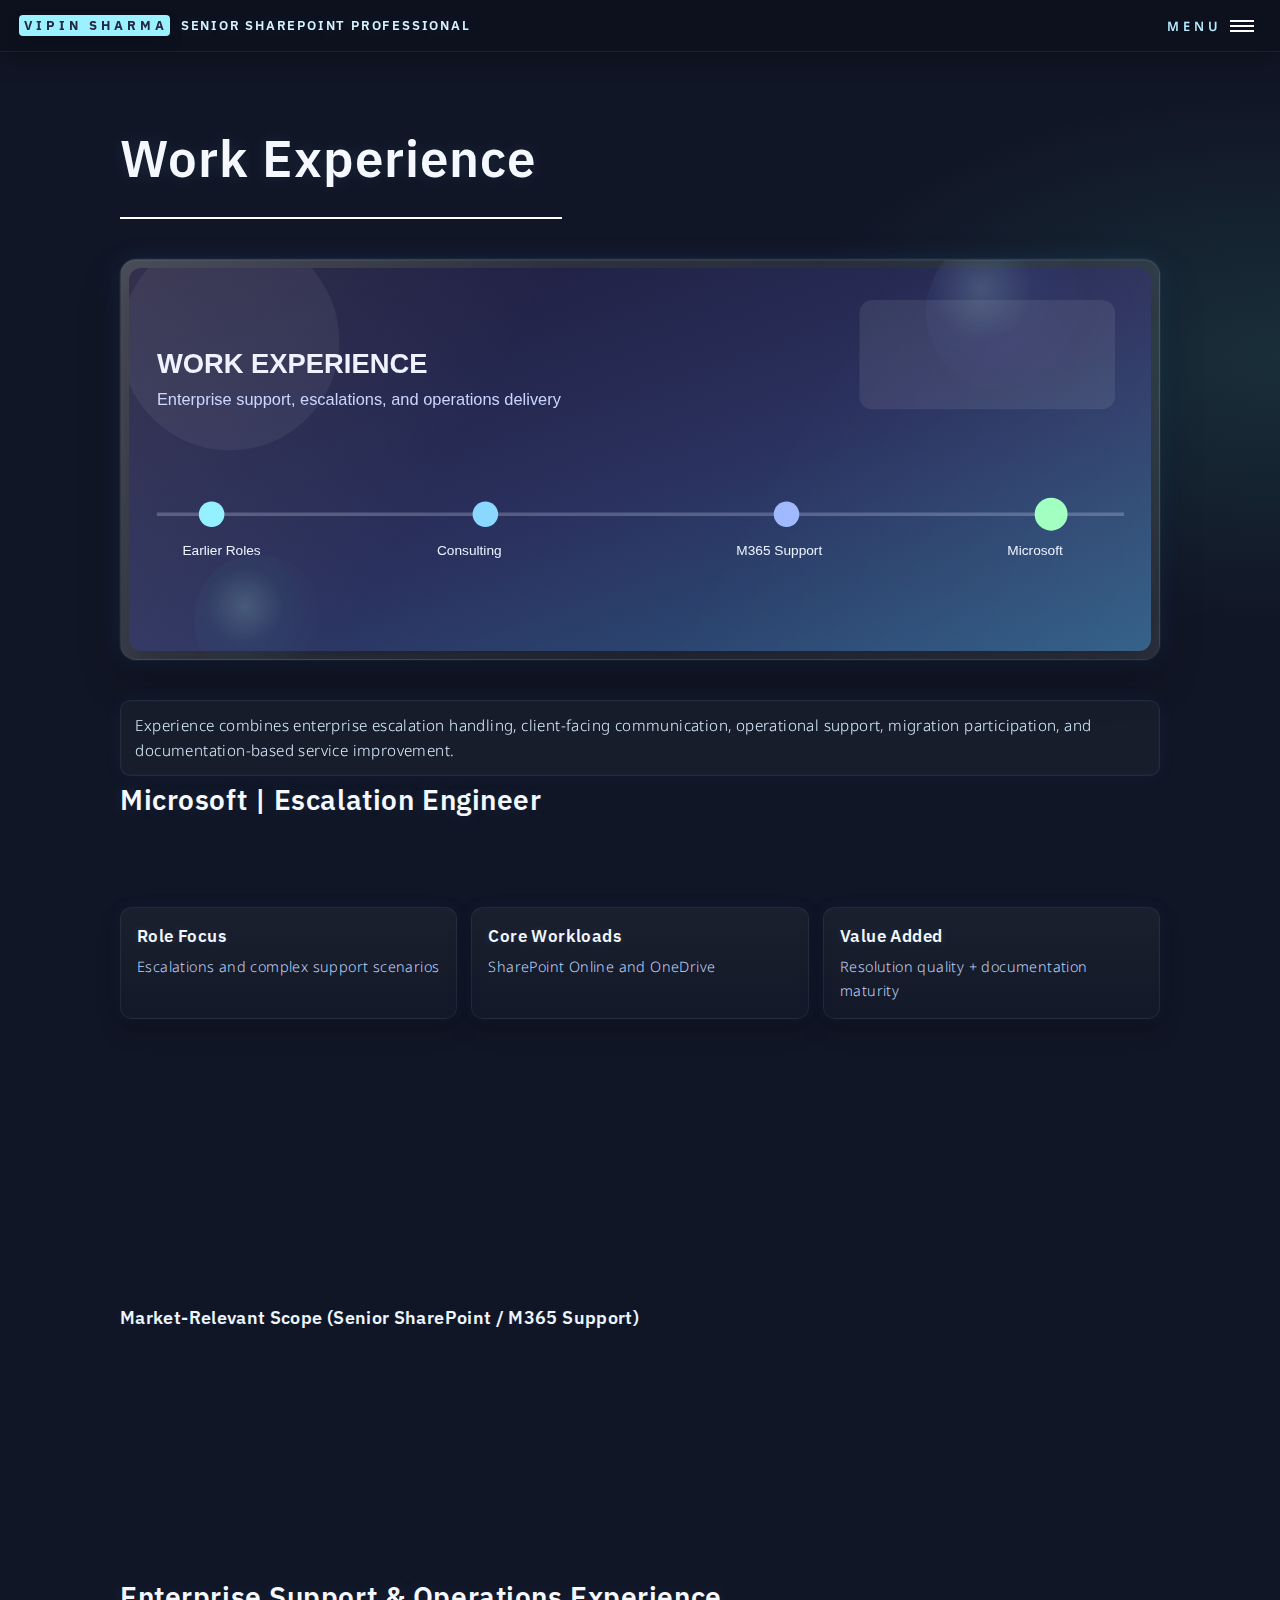
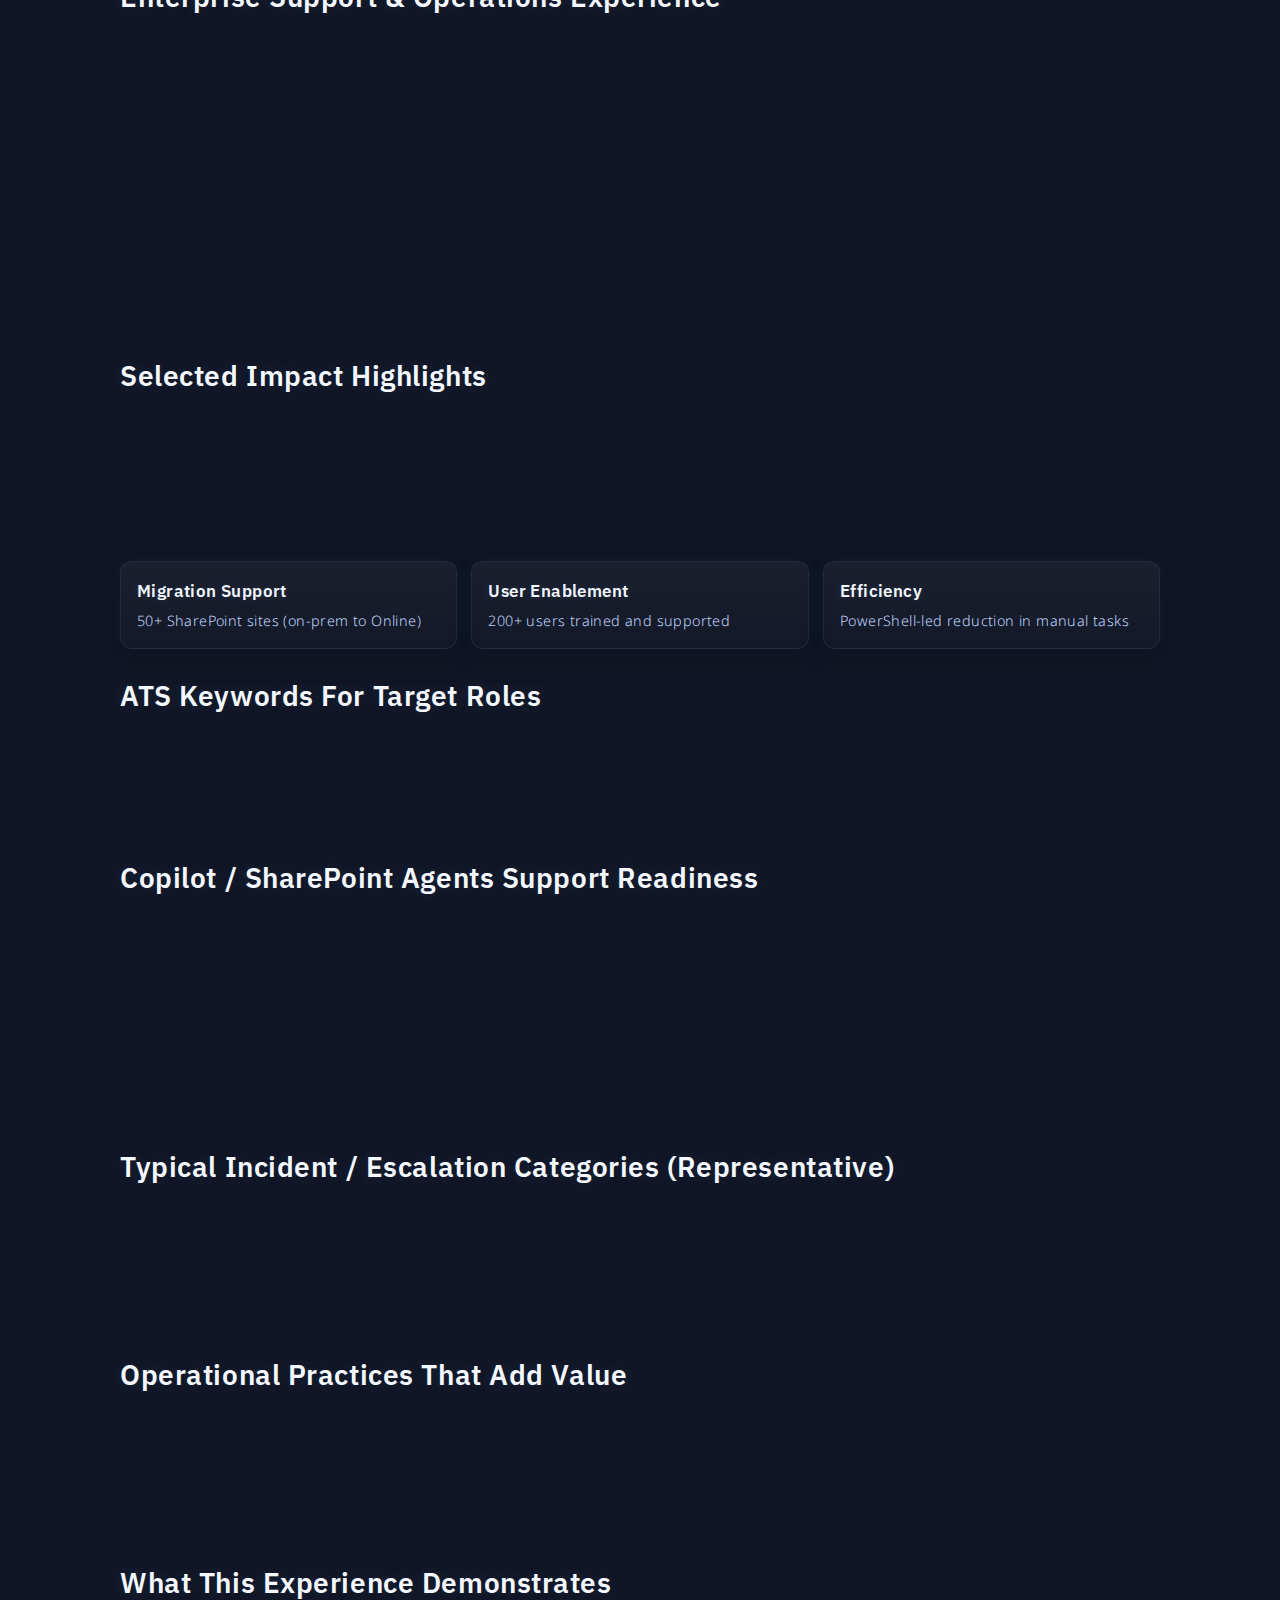
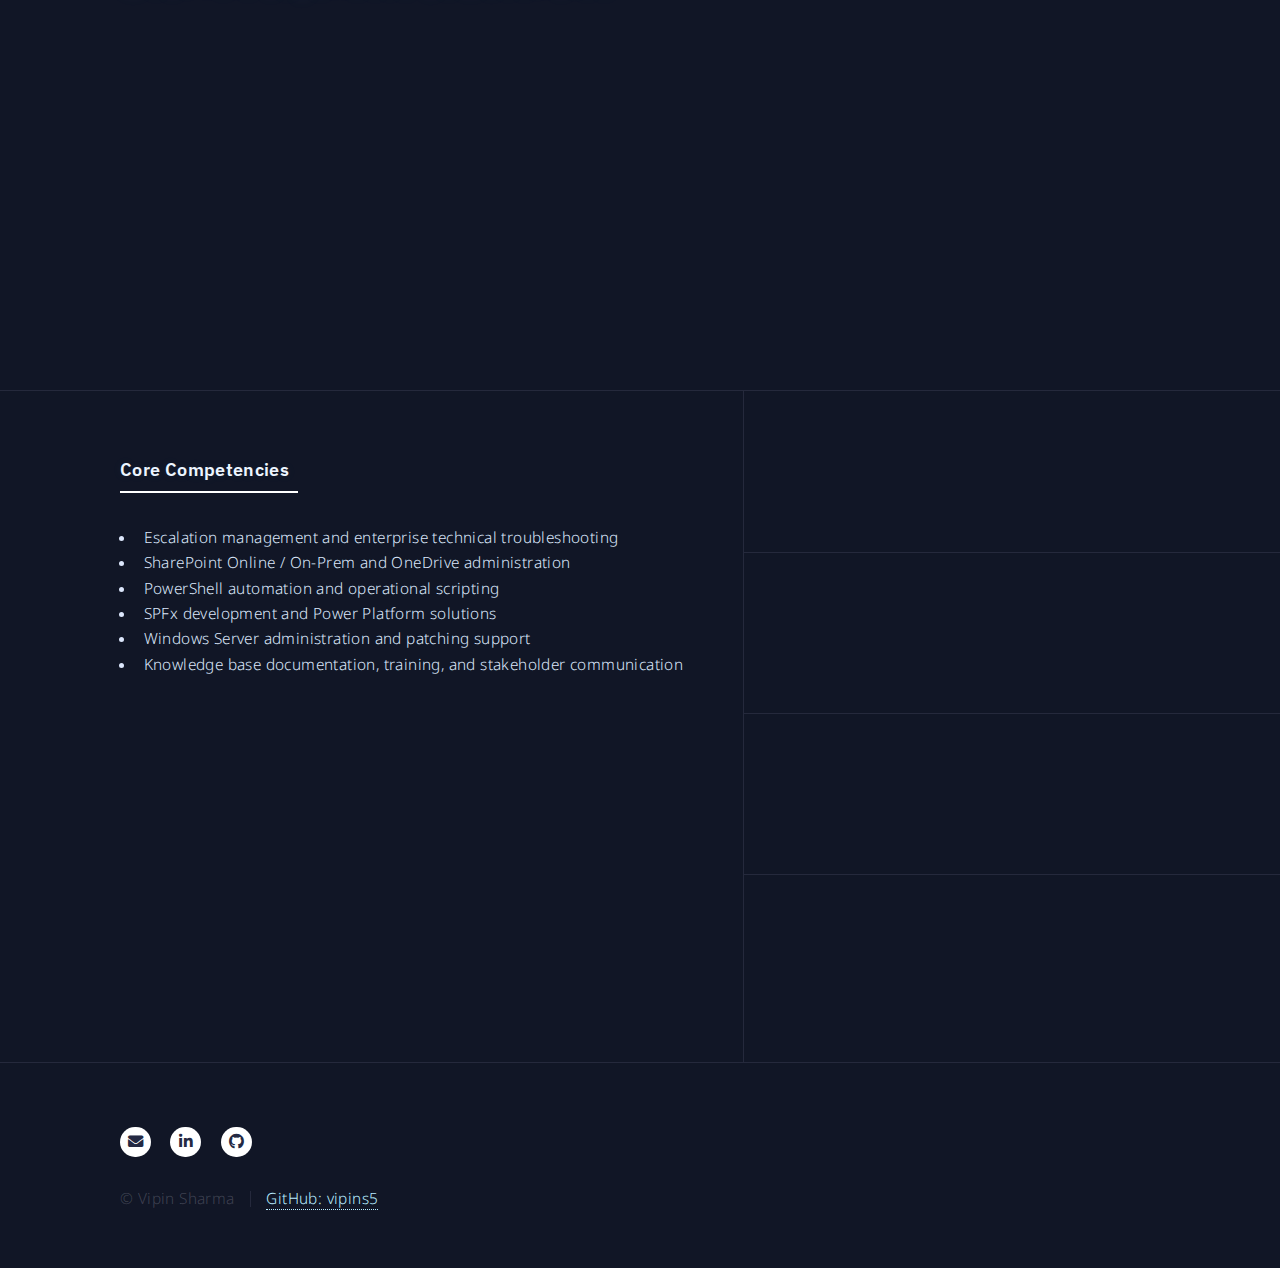
<file: WorkExperience.html>
<!DOCTYPE HTML>
<!--
	Forty by HTML5 UP
	html5up.net | @ajlkn
	Free for personal and commercial use under the CCA 3.0 license (html5up.net/license)
-->
<html lang="en">
	<head>
		<title>Work Experience | Vipin Sharma</title>
		<meta charset="utf-8" />
		<meta name="viewport" content="width=device-width, initial-scale=1, user-scalable=no" />
		<meta name="description" content="Work experience of Vipin Sharma including Microsoft escalation engineering, SharePoint Online and OneDrive enterprise support, PowerShell automation, migration support, and documentation-led operational improvement." />
		<meta name="keywords" content="Vipin Sharma work experience, Microsoft Escalation Engineer, SharePoint Online support, OneDrive support, Microsoft 365 support, PowerShell automation" />
		<meta name="robots" content="index,follow,max-image-preview:large" />
		<meta property="og:type" content="article" />
		<meta property="og:title" content="Work Experience | Vipin Sharma" />
		<meta property="og:description" content="Microsoft escalation engineering experience with SharePoint/OneDrive support, troubleshooting, documentation, and enterprise service operations." />
		<meta property="og:image" content="images/banner-work-experience.svg" />
		<meta name="twitter:card" content="summary_large_image" />
		<meta name="twitter:title" content="Work Experience | Vipin Sharma" />
		<meta name="twitter:description" content="Senior SharePoint/M365 support-oriented work experience with Microsoft escalation scope and operational excellence." />
		<script type="application/ld+json">
		{
		  "@context": "https://schema.org",
		  "@type": "WebPage",
		  "name": "Work Experience - Vipin Sharma",
		  "description": "Work experience and role responsibilities relevant to senior SharePoint and Microsoft 365 support positions."
		}
		</script>
		<link rel="preconnect" href="https://fonts.googleapis.com" />
		<link rel="preconnect" href="https://fonts.gstatic.com" crossorigin />
		<link href="https://fonts.googleapis.com/css2?family=IBM+Plex+Sans:wght@400;500;600;700&family=Noto+Sans:wght@400;500;600;700&display=swap" rel="stylesheet" />
		<link rel="stylesheet" href="assets/css/main.css" />
		<link rel="stylesheet" href="assets/css/custom.css" />
		<noscript><link rel="stylesheet" href="assets/css/noscript.css" /></noscript>
	</head>
	<body class="is-preload">
		<div id="wrapper">
			<header id="header">
				<a href="index.html" class="logo"><strong>Vipin Sharma</strong> <span>Senior SharePoint Professional</span></a>
				<nav><a href="#menu">Menu</a></nav>
			</header>

			<nav id="menu">
				<ul class="links">
					<li><a href="index.html">Home</a></li>
					<li><a href="professional-summary.html">Professional Summary</a></li>
					<li><a href="TechnicalSkills.html">Technical Skills</a></li>
					<li><a href="WorkExperience.html">Work Experience</a></li>
					<li><a href="ConsultingExperience.html">Consulting Experience</a></li>
					<li><a href="Education.html">Education</a></li>
					<li><a href="Certification.html">Certifications</a></li>
				</ul>
			</nav>

			<div id="main" class="alt">
				<section id="one">
					<div class="inner">
						<header class="major">
							<h1>Work Experience</h1>
						</header>
						<span class="image main"><img src="images/banner-work-experience.svg" alt="Work experience illustration" /></span>
						<p class="banner-note">Experience combines enterprise escalation handling, client-facing communication, operational support, migration participation, and documentation-based service improvement.</p>

						<section id="microsoft">
							<h2>Microsoft | Escalation Engineer</h2>
							<p><strong>Duration:</strong> April 2024 - Present</p>
							<div class="mini-stats">
								<div class="mini-stat">
									<strong>Role Focus</strong>
									<span>Escalations and complex support scenarios</span>
								</div>
								<div class="mini-stat">
									<strong>Core Workloads</strong>
									<span>SharePoint Online and OneDrive</span>
								</div>
								<div class="mini-stat">
									<strong>Value Added</strong>
									<span>Resolution quality + documentation maturity</span>
								</div>
							</div>
							<ul>
								<li>Resolve complex enterprise escalations involving Microsoft 365 collaboration workloads, especially SharePoint and OneDrive.</li>
								<li>Perform advanced troubleshooting, issue isolation, and customer/stakeholder communication for high-impact incidents and business-critical scenarios.</li>
								<li>Own escalated case progression through triage, repro validation, impact assessment, workaround identification, and closure communication.</li>
								<li>Create and improve knowledge documentation, troubleshooting notes, and resolution patterns to support repeatable support execution.</li>
								<li>Collaborate with internal engineering and support teams to accelerate resolution, clarify product behavior, and improve service quality.</li>
								<li>Support customers with clear updates on issue status, next actions, risk/impact, and expected follow-up timelines.</li>
								<li>Contribute to operational consistency by documenting RCA-oriented learnings and escalation handling best practices.</li>
							</ul>

							<h3>Market-Relevant Scope (Senior SharePoint / M365 Support)</h3>
							<ul>
								<li>L2/L3 escalation ownership for SharePoint Online, OneDrive, permissions, sync, sharing, and service behavior troubleshooting.</li>
								<li>SLA-driven case handling, prioritization, and cross-team collaboration across support/engineering channels.</li>
								<li>PowerShell-based diagnostics and admin task automation to reduce repetitive manual effort.</li>
								<li>Customer communication, expectation management, and technically accurate issue summaries for stakeholders.</li>
								<li>Knowledge base updates, SOP improvements, and reusable troubleshooting workflows for team enablement.</li>
							</ul>
						</section>

						<hr class="major" />

						<section id="other-enterprise-roles">
							<h2>Enterprise Support & Operations Experience</h2>
							<p>Vipin has also worked in enterprise technology support and consulting roles across HCLTech, Accenture, and Winshuttle/Precisely, contributing to migrations, platform support, automation, and user enablement initiatives.</p>
							<ul>
								<li>Handled operational incidents with strong ownership and communication.</li>
								<li>Supported collaboration platforms and administrative workflows.</li>
								<li>Applied automation and documentation to improve efficiency and consistency.</li>
								<li>Participated in migration, rollout, and post-cutover support activities for enterprise users and administrators.</li>
								<li>Worked with business and technical stakeholders during issue analysis, validation, and handoff.</li>
							</ul>
						</section>

						<hr class="major" />

						<h2>Selected Impact Highlights</h2>
						<ul>
							<li>Migration support experience covering 50+ sites from on-premises SharePoint to SharePoint Online.</li>
							<li>Training and enablement delivery for 200+ users to improve adoption and support readiness.</li>
							<li>Operational automation initiatives using PowerShell to reduce repetitive administrative effort.</li>
							<li>Documentation improvements that helped standardize responses for recurring support scenarios.</li>
						</ul>
						<div class="mini-stats">
							<div class="mini-stat">
								<strong>Migration Support</strong>
								<span>50+ SharePoint sites (on-prem to Online)</span>
							</div>
							<div class="mini-stat">
								<strong>User Enablement</strong>
								<span>200+ users trained and supported</span>
							</div>
							<div class="mini-stat">
								<strong>Efficiency</strong>
								<span>PowerShell-led reduction in manual tasks</span>
							</div>
						</div>

						<h2>ATS Keywords For Target Roles</h2>
						<p>Senior SharePoint Professional, Microsoft 365 Support, Escalation Engineer, SharePoint Online, OneDrive for Business, PowerShell, Incident Management, Root Cause Analysis, Knowledge Base, Stakeholder Communication, Troubleshooting, Service Operations, Microsoft 365 Copilot, SharePoint Agents.</p>

						<h2>Copilot / SharePoint Agents Support Readiness</h2>
						<p>As organizations adopt Microsoft 365 Copilot and SharePoint agents, senior support roles increasingly require readiness to assist with agent usage, content scope questions, permissions-related behavior, and user guidance around SharePoint-based knowledge experiences.</p>
						<ul>
							<li>Support orientation for agent-related queries in SharePoint and Microsoft 365 collaboration contexts</li>
							<li>Troubleshooting approach for permissions/scope/content issues that affect generated answers</li>
							<li>User communication and expectation-setting for AI-assisted knowledge retrieval scenarios</li>
							<li>Documentation mindset for repeatable support patterns as Copilot adoption expands</li>
						</ul>

						<h2>Typical Incident / Escalation Categories (Representative)</h2>
						<ul>
							<li>Access, permissions, and sharing behavior in SharePoint/OneDrive collaboration scenarios</li>
							<li>Service behavior issues requiring impact validation, repro checks, and escalation coordination</li>
							<li>User/business-impact incidents requiring high-quality status communication and prioritization</li>
							<li>Operational support issues where documentation and workarounds reduce repeat escalations</li>
						</ul>

						<h2>Operational Practices That Add Value</h2>
						<ul>
							<li>Structured case notes and technical summaries to improve handoffs and visibility</li>
							<li>Knowledge article improvements for recurring scenarios and team enablement</li>
							<li>Expectation management and clear follow-up commitments in customer-facing cases</li>
							<li>Automation mindset to reduce manual effort in repetitive support tasks</li>
						</ul>

						<h2>What This Experience Demonstrates</h2>
						<div class="row">
							<div class="col-6 col-12-medium">
								<ul>
									<li>Ability to operate in high-accountability support environments</li>
									<li>Strong communication discipline for escalated and business-impact issues</li>
									<li>Depth in SharePoint/OneDrive support workflows and issue isolation</li>
								</ul>
							</div>
							<div class="col-6 col-12-medium">
								<ul>
									<li>Process improvement mindset through documentation and repeatability</li>
									<li>Cross-team collaboration across support and engineering functions</li>
									<li>Readiness for senior support / platform operations responsibilities</li>
								</ul>
							</div>
						</div>

						<p class="banner-note">This page is intentionally written in recruiter-readable language while preserving technically relevant responsibilities and support workflow value.</p>

						<ul class="actions">
							<li><a href="ConsultingExperience.html" class="button primary">Consulting Experience</a></li>
							<li><a href="TechnicalSkills.html" class="button">Technical Skills</a></li>
						</ul>
					</div>
				</section>
			</div>

			<section id="contact">
				<div class="inner">
					<section>
						<div class="inner">
							<header class="major"><h3>Core Competencies</h3></header>
							<ul>
								<li>Escalation management and enterprise technical troubleshooting</li>
								<li>SharePoint Online / On-Prem and OneDrive administration</li>
								<li>PowerShell automation and operational scripting</li>
								<li>SPFx development and Power Platform solutions</li>
								<li>Windows Server administration and patching support</li>
								<li>Knowledge base documentation, training, and stakeholder communication</li>
							</ul>
						</div>
					</section>
					<section class="split">
						<section><div class="contact-method"><span class="icon solid alt fa-envelope"></span><h3>Email</h3><a href="mailto:vipin.05sharma@yahoo.com">vipin.05sharma@yahoo.com</a></div></section>
						<section><div class="contact-method"><span class="icon solid alt fa-phone"></span><h3>Phone</h3><span>+91 99109 06957</span></div></section>
						<section><div class="contact-method"><span class="icon brands alt fa-whatsapp"></span><h3>WhatsApp</h3><a href="https://wa.me/919910906957" target="_blank" rel="noopener noreferrer">wa.me/+919910906957</a></div></section>
						<section><div class="contact-method"><span class="icon solid alt fa-home"></span><h3>Address</h3><span>Bengaluru, Karnataka 560035<br />India</span></div></section>
					</section>
				</div>
			</section>

			<footer id="footer">
				<div class="inner">
					<ul class="icons">
						<li><a href="mailto:vipin.05sharma@yahoo.com" class="icon solid alt fa-envelope"><span class="label">Email</span></a></li>
						<li><a href="https://www.linkedin.com/in/vipin-sharma5" class="icon brands alt fa-linkedin-in" target="_blank" rel="noopener noreferrer"><span class="label">LinkedIn</span></a></li>
						<li><a href="https://github.com/vipins5" class="icon brands alt fa-github" target="_blank" rel="noopener noreferrer"><span class="label">GitHub</span></a></li>
					</ul>
					<ul class="copyright">
						<li>&copy; Vipin Sharma</li><li><a href="https://github.com/vipins5" target="_blank" rel="noopener noreferrer">GitHub: vipins5</a></li>
					</ul>
				</div>
			</footer>
		</div>

		<script src="assets/js/jquery.min.js"></script>
		<script src="assets/js/jquery.scrolly.min.js"></script>
		<script src="assets/js/jquery.scrollex.min.js"></script>
		<script src="assets/js/browser.min.js"></script>
		<script src="assets/js/breakpoints.min.js"></script>
		<script src="assets/js/util.js"></script>
		<script src="assets/js/main.js"></script>
		<script src="assets/js/custom.js"></script>
	</body>
</html>
</file>
<file: assets/css/custom.css>
body,
input,
select,
textarea {
	font-family: "Noto Sans", "Source Sans Pro", Helvetica, sans-serif;
	line-height: 1.65;
}

h1,
h2,
h3,
h4,
h5,
h6,
#header .logo,
.button,
button,
input[type="submit"],
input[type="reset"],
input[type="button"] {
	font-family: "IBM Plex Sans", "Noto Sans", "Source Sans Pro", Helvetica, sans-serif;
}

#header .logo strong {
	font-weight: 700;
}

#header .logo span {
	font-weight: 500;
}

body {
	background:
		radial-gradient(1100px 520px at 8% -8%, rgba(92, 157, 255, 0.16), transparent 60%),
		radial-gradient(900px 480px at 100% 8%, rgba(79, 209, 184, 0.13), transparent 55%),
		#111626;
	scroll-behavior: smooth;
	color: #eaf1ff;
}

#header {
	background: rgba(13, 17, 30, 0.9);
	backdrop-filter: blur(6px);
	box-shadow: 0 8px 24px rgba(0, 0, 0, 0.28);
	transition: background-color 180ms ease, box-shadow 180ms ease, transform 180ms ease;
	border-bottom: 1px solid rgba(159, 231, 255, 0.08);
}

#header .logo strong {
	border-radius: 4px;
	box-shadow: 0 6px 14px rgba(0, 0, 0, 0.15);
	background: rgba(255, 255, 255, 0.95);
}

#header .logo span {
	color: #d8f3ff;
	font-weight: 600;
	letter-spacing: 0.14em;
	text-shadow: 0 0 14px rgba(130, 216, 255, 0.16);
}

#header.is-compact {
	background: rgba(10, 14, 24, 0.96);
	box-shadow: 0 10px 26px rgba(0, 0, 0, 0.36);
}

#banner.major:after {
	background: linear-gradient(135deg, rgba(10, 14, 24, 0.52), rgba(10, 14, 24, 0.88));
}

h1 {
	font-size: clamp(2rem, 4vw, 3.4rem);
}

h2 {
	font-size: clamp(1.35rem, 2.2vw, 2rem);
}

h3 {
	font-size: clamp(1rem, 1.4vw, 1.2rem);
}

p, li {
	font-size: clamp(0.96rem, 1vw, 1.03rem);
}

.tiles article {
	border-radius: 14px;
	overflow: hidden;
	box-shadow: 0 14px 30px rgba(0, 0, 0, 0.2);
	transition: transform 220ms ease, box-shadow 220ms ease;
}

.tiles article:before {
	background: linear-gradient(180deg, rgba(36, 41, 67, 0.12), rgba(36, 41, 67, 0.75));
	transition: background 220ms ease;
}

.tiles article:hover {
	transform: translateY(-4px);
	box-shadow: 0 18px 34px rgba(0, 0, 0, 0.24);
}

.tiles article:hover:before {
	background: linear-gradient(180deg, rgba(36, 41, 67, 0.06), rgba(36, 41, 67, 0.72));
}

.image.main img {
	display: block;
	width: 100%;
	aspect-ratio: 16 / 6;
	object-fit: cover;
	border-radius: 12px;
	box-shadow: 0 16px 28px rgba(0, 0, 0, 0.22);
	transition: transform 260ms ease, box-shadow 260ms ease;
}

.image.main {
	position: relative;
	display: block;
	padding: 0.5rem;
	border-radius: 16px;
	background:
		linear-gradient(135deg, rgba(255, 255, 255, 0.14), rgba(255, 255, 255, 0.04)),
		rgba(255, 255, 255, 0.02);
	border: 1px solid rgba(255, 255, 255, 0.08);
	box-shadow:
		inset 0 1px 0 rgba(255, 255, 255, 0.06),
		0 20px 40px rgba(0, 0, 0, 0.25),
		0 0 0 1px rgba(114, 216, 255, 0.06),
		0 0 28px rgba(80, 167, 255, 0.12);
	overflow: hidden;
	animation: bannerFloat 10s ease-in-out infinite;
	transform-style: preserve-3d;
}

.image.main:before {
	content: "";
	position: absolute;
	inset: 0;
	background: linear-gradient(120deg, rgba(255,255,255,0.10), transparent 35%, transparent 60%, rgba(255,255,255,0.06));
	pointer-events: none;
}

.image.main:after {
	content: "";
	position: absolute;
	inset: -20%;
	background: linear-gradient(110deg, transparent 35%, rgba(255,255,255,0.10) 48%, transparent 60%);
	transform: translateX(-120%);
	animation: bannerSheen 7s ease-in-out infinite;
	pointer-events: none;
}

.image.main .banner-grid {
	position: absolute;
	inset: 0;
	background-image:
		linear-gradient(rgba(255,255,255,0.03) 1px, transparent 1px),
		linear-gradient(90deg, rgba(255,255,255,0.03) 1px, transparent 1px);
	background-size: 22px 22px;
	mask-image: linear-gradient(to bottom, rgba(0,0,0,0.55), transparent 85%);
	opacity: 0.35;
	pointer-events: none;
}

.image.main .banner-orb {
	position: absolute;
	border-radius: 999px;
	pointer-events: none;
	opacity: 0.2;
	mix-blend-mode: screen;
	animation: orbDrift 14s ease-in-out infinite;
}

.image.main .banner-orb.orb-a {
	top: -1.75rem;
	right: 7%;
	width: 10rem;
	height: 10rem;
	background: radial-gradient(circle at 35% 35%, rgba(178, 234, 255, 0.95), rgba(89, 120, 255, 0.25), transparent 70%);
}

.image.main .banner-orb.orb-b {
	left: 7%;
	bottom: -1.5rem;
	width: 8rem;
	height: 8rem;
	background: radial-gradient(circle at 40% 40%, rgba(157, 255, 227, 0.9), rgba(30, 203, 171, 0.2), transparent 70%);
	animation-delay: -6s;
}

.image.main:hover img {
	transform: translateY(-2px);
	box-shadow: 0 20px 32px rgba(0, 0, 0, 0.24);
}

.image.main:hover {
	animation-duration: 6s;
	box-shadow:
		inset 0 1px 0 rgba(255, 255, 255, 0.08),
		0 24px 44px rgba(0, 0, 0, 0.28),
		0 0 0 1px rgba(114, 216, 255, 0.12),
		0 0 34px rgba(80, 167, 255, 0.18);
}

.image.main.is-tilting {
	transition: transform 180ms ease;
}

.button,
button,
input[type="submit"],
input[type="reset"],
input[type="button"] {
	border-radius: 8px;
}

.button.primary,
button.primary,
input[type="submit"].primary {
	background-image: linear-gradient(135deg, #4fd1b8, #5c9dff);
	border: 0;
	box-shadow: 0 10px 18px rgba(34, 61, 110, 0.35);
	transition: transform 180ms ease, box-shadow 180ms ease, filter 180ms ease;
	text-shadow: 0 0 8px rgba(255, 255, 255, 0.18);
}

.button:hover,
button:hover,
input[type="submit"]:hover {
	transform: translateY(-1px);
}

.button.primary:hover,
button.primary:hover,
input[type="submit"].primary:hover {
	box-shadow: 0 14px 22px rgba(34, 61, 110, 0.42), 0 0 18px rgba(92, 157, 255, 0.18);
}

.contact-method .icon {
	box-shadow: 0 8px 16px rgba(0, 0, 0, 0.16);
}

#menu .links a {
	transition: color 180ms ease, padding-left 180ms ease;
}

#menu .links a:hover {
	padding-left: 0.35rem;
}

#menu .links a.is-active {
	color: #9fe7ff !important;
	font-weight: 600;
}

h1, h2, h3 {
	letter-spacing: 0.02em;
}

h1, h2 {
	color: #f5f9ff;
	text-shadow: 0 0 18px rgba(124, 206, 255, 0.12);
}

h3 {
	color: #edf5ff;
	text-shadow: 0 0 12px rgba(124, 206, 255, 0.08);
}

p, li {
	color: #dce6fb;
}

a {
	color: #b8ecff;
}

a:hover {
	color: #e2fbff !important;
}

#banner.major h1 {
	text-shadow: 0 0 16px rgba(118, 199, 255, 0.25), 0 0 36px rgba(93, 140, 255, 0.12);
}

#banner.major .content p {
	text-shadow: 0 0 12px rgba(115, 212, 255, 0.1);
}

.box,
blockquote {
	border-radius: 10px;
}

.banner-note {
	margin: 0.9rem 0 0 0;
	padding: 0.75rem 0.9rem;
	border-radius: 10px;
	background: rgba(255, 255, 255, 0.03);
	border: 1px solid rgba(159, 231, 255, 0.08);
	color: #dbefff;
	font-size: 0.95rem;
	box-shadow: inset 0 0 0 1px rgba(95, 176, 255, 0.03), 0 0 20px rgba(80, 167, 255, 0.05);
}

.mini-stats {
	display: grid;
	grid-template-columns: repeat(3, minmax(0, 1fr));
	gap: 0.9rem;
	margin: 1.15rem 0 1.5rem 0;
}

.mini-stat {
	padding: 0.95rem 1rem;
	border-radius: 12px;
	background: linear-gradient(180deg, rgba(255,255,255,0.045), rgba(255,255,255,0.015));
	border: 1px solid rgba(159, 231, 255, 0.08);
	box-shadow: 0 12px 24px rgba(0, 0, 0, 0.18), 0 0 18px rgba(80, 167, 255, 0.05);
}

.mini-stat strong {
	display: block;
	font-family: "IBM Plex Sans", "Noto Sans", sans-serif;
	font-size: 1.05rem;
	color: #f2f7ff;
	text-shadow: 0 0 10px rgba(135, 221, 255, 0.12);
}

.mini-stat span {
	display: block;
	margin-top: 0.25rem;
	font-size: 0.9rem;
	color: #bfd3f9;
}

a:focus-visible,
.button:focus-visible,
button:focus-visible,
input:focus-visible,
textarea:focus-visible,
select:focus-visible {
	outline: 2px solid #87e8ff;
	outline-offset: 3px;
}

.back-to-top {
	position: fixed;
	right: 1rem;
	bottom: 1rem;
	width: 2.9rem;
	height: 2.9rem;
	border-radius: 999px;
	border: 1px solid rgba(255, 255, 255, 0.18);
	background: rgba(36, 41, 67, 0.88);
	color: #fff;
	display: grid;
	place-items: center;
	cursor: pointer;
	box-shadow: 0 10px 22px rgba(0, 0, 0, 0.22);
	backdrop-filter: blur(6px);
	opacity: 0;
	transform: translateY(10px);
	pointer-events: none;
	transition: opacity 180ms ease, transform 180ms ease, background-color 180ms ease;
	z-index: 10001;
}

.back-to-top:hover {
	background: rgba(48, 56, 92, 0.95);
}

.back-to-top.is-visible {
	opacity: 1;
	transform: none;
	pointer-events: auto;
}

/* Lightweight reveal states for custom.js */
.reveal-on-scroll {
	opacity: 0;
	transform: translateY(18px);
	transition: opacity 420ms ease, transform 420ms ease;
	will-change: opacity, transform;
}

.reveal-on-scroll.is-visible {
	opacity: 1;
	transform: none;
}

/* Responsive tuning */
@media screen and (max-width: 980px) {
	#header .logo span {
		letter-spacing: 0.08em;
		font-size: 0.78rem;
	}

	#banner.major .content p br {
		display: none;
	}

	.image.main img {
		border-radius: 10px;
		aspect-ratio: 16 / 7;
	}
}

@media screen and (max-width: 736px) {
	#main > section > .inner {
		padding-top: 2.25rem;
		padding-bottom: 2.25rem;
	}

	#header .logo strong {
		padding: 0 0.6em;
	}

	#header .logo span {
		display: inline-block;
		max-width: 14.5rem;
		white-space: nowrap;
		overflow: hidden;
		text-overflow: ellipsis;
		vertical-align: top;
	}

	.contact-method {
		margin-bottom: 0.35rem;
	}

	.mini-stats {
		grid-template-columns: 1fr;
		gap: 0.7rem;
	}

	.reveal-on-scroll {
		opacity: 1;
		transform: none;
		transition: none;
	}
}

@media screen and (max-width: 480px) {
	body {
		background:
			radial-gradient(650px 320px at 10% -10%, rgba(92, 157, 255, 0.14), transparent 60%),
			radial-gradient(520px 300px at 100% 10%, rgba(79, 209, 184, 0.11), transparent 55%),
			#111626;
	}

	#header .logo span {
		max-width: 10.5rem;
		font-size: 0.72rem;
	}

	.tiles article {
		border-radius: 10px;
	}

	.image.main {
		padding: 0.35rem;
		border-radius: 12px;
	}

	.image.main img {
		aspect-ratio: 4 / 3;
	}

	.image.main .banner-grid {
		opacity: 0.2;
	}

	.button,
	button,
	input[type="submit"],
	input[type="reset"],
	input[type="button"] {
		width: 100%;
	}

	.back-to-top {
		right: 0.75rem;
		bottom: 0.75rem;
		width: 2.7rem;
		height: 2.7rem;
	}
}

@media (prefers-reduced-motion: reduce) {
	html {
		scroll-behavior: auto;
	}

	* {
		animation: none !important;
		transition-duration: 0.01ms !important;
		scroll-behavior: auto !important;
	}
}

@keyframes bannerFloat {
	0%, 100% {
		transform: translateY(0);
		box-shadow:
			inset 0 1px 0 rgba(255, 255, 255, 0.06),
			0 20px 40px rgba(0, 0, 0, 0.25),
			0 0 0 1px rgba(114, 216, 255, 0.06),
			0 0 28px rgba(80, 167, 255, 0.12);
	}
	50% {
		transform: translateY(-2px);
		box-shadow:
			inset 0 1px 0 rgba(255, 255, 255, 0.08),
			0 24px 46px rgba(0, 0, 0, 0.28),
			0 0 0 1px rgba(114, 216, 255, 0.10),
			0 0 36px rgba(80, 167, 255, 0.16);
	}
}

@keyframes bannerSheen {
	0%, 15% {
		transform: translateX(-120%) rotate(0.001deg);
		opacity: 0;
	}
	22% {
		opacity: 1;
	}
	38% {
		transform: translateX(120%) rotate(0.001deg);
		opacity: 0.65;
	}
	100% {
		transform: translateX(120%) rotate(0.001deg);
		opacity: 0;
	}
}

@keyframes orbDrift {
	0%, 100% {
		transform: translate3d(0, 0, 0) scale(1);
	}
	50% {
		transform: translate3d(10px, -8px, 0) scale(1.04);
	}
}
</file>
<file: assets/css/noscript.css>
/*
	Forty by HTML5 UP
	html5up.net | @ajlkn
	Free for personal and commercial use under the CCA 3.0 license (html5up.net/license)
*/

/* Banner */

	body.is-preload #banner:after {
		opacity: 0.85;
	}

	body.is-preload #banner > .inner {
		-moz-filter: none;
		-webkit-filter: none;
		-ms-filter: none;
		filter: none;
		-moz-transform: none;
		-webkit-transform: none;
		-ms-transform: none;
		transform: none;
		opacity: 1;
	}
</file>
<file: assets/css/main.css>
@import url(fontawesome-all.min.css);
@import url("https://fonts.googleapis.com/css?family=Source+Sans+Pro:300,300italic,600,600italic");

/*
	Forty by HTML5 UP
	html5up.net | @ajlkn
	Free for personal and commercial use under the CCA 3.0 license (html5up.net/license)
*/

html, body, div, span, applet, object,
iframe, h1, h2, h3, h4, h5, h6, p, blockquote,
pre, a, abbr, acronym, address, big, cite,
code, del, dfn, em, img, ins, kbd, q, s, samp,
small, strike, strong, sub, sup, tt, var, b,
u, i, center, dl, dt, dd, ol, ul, li, fieldset,
form, label, legend, table, caption, tbody,
tfoot, thead, tr, th, td, article, aside,
canvas, details, embed, figure, figcaption,
footer, header, hgroup, menu, nav, output, ruby,
section, summary, time, mark, audio, video {
	margin: 0;
	padding: 0;
	border: 0;
	font-size: 100%;
	font: inherit;
	vertical-align: baseline;}

article, aside, details, figcaption, figure,
footer, header, hgroup, menu, nav, section {
	display: block;}

body {
	line-height: 1;
}

ol, ul {
	list-style: none;
}

blockquote, q {
	quotes: none;
}

	blockquote:before, blockquote:after, q:before, q:after {
		content: '';
		content: none;
	}

table {
	border-collapse: collapse;
	border-spacing: 0;
}

body {
	-webkit-text-size-adjust: none;
}

mark {
	background-color: transparent;
	color: inherit;
}

input::-moz-focus-inner {
	border: 0;
	padding: 0;
}

input, select, textarea {
	-moz-appearance: none;
	-webkit-appearance: none;
	-ms-appearance: none;
	appearance: none;
}

/* Basic */

	@-ms-viewport {
		width: device-width;
	}

	body {
		-ms-overflow-style: scrollbar;
	}

	@media screen and (max-width: 480px) {

		html, body {
			min-width: 320px;
		}

	}

	html {
		box-sizing: border-box;
	}

	*, *:before, *:after {
		box-sizing: inherit;
	}

	body {
		background: #242943;
	}

		body.is-preload *, body.is-preload *:before, body.is-preload *:after {
			-moz-animation: none !important;
			-webkit-animation: none !important;
			-ms-animation: none !important;
			animation: none !important;
			-moz-transition: none !important;
			-webkit-transition: none !important;
			-ms-transition: none !important;
			transition: none !important;
		}

/* Type */

	body, input, select, textarea {
		color: #ffffff;
		font-family: "Source Sans Pro", Helvetica, sans-serif;
		font-size: 17pt;
		font-weight: 300;
		letter-spacing: 0.025em;
		line-height: 1.65;
	}

		@media screen and (max-width: 1680px) {

			body, input, select, textarea {
				font-size: 14pt;
			}

		}

		@media screen and (max-width: 1280px) {

			body, input, select, textarea {
				font-size: 12pt;
			}

		}

		@media screen and (max-width: 360px) {

			body, input, select, textarea {
				font-size: 11pt;
			}

		}

	a {
		-moz-transition: color 0.2s ease-in-out, border-bottom-color 0.2s ease-in-out;
		-webkit-transition: color 0.2s ease-in-out, border-bottom-color 0.2s ease-in-out;
		-ms-transition: color 0.2s ease-in-out, border-bottom-color 0.2s ease-in-out;
		transition: color 0.2s ease-in-out, border-bottom-color 0.2s ease-in-out;
		border-bottom: dotted 1px;
		color: inherit;
		text-decoration: none;
	}

		a:hover {
			border-bottom-color: transparent;
			color: #9bf1ff !important;
		}

		a:active {
			color: #53e3fb !important;
		}

	strong, b {
		color: #ffffff;
		font-weight: 600;
	}

	em, i {
		font-style: italic;
	}

	p {
		margin: 0 0 2em 0;
	}

	h1, h2, h3, h4, h5, h6 {
		color: #ffffff;
		font-weight: 600;
		line-height: 1.65;
		margin: 0 0 1em 0;
	}

		h1 a, h2 a, h3 a, h4 a, h5 a, h6 a {
			color: inherit;
			border-bottom: 0;
		}

	h1 {
		font-size: 2.5em;
	}

	h2 {
		font-size: 1.75em;
	}

	h3 {
		font-size: 1.35em;
	}

	h4 {
		font-size: 1.1em;
	}

	h5 {
		font-size: 0.9em;
	}

	h6 {
		font-size: 0.7em;
	}

	@media screen and (max-width: 736px) {

		h1 {
			font-size: 2em;
		}

		h2 {
			font-size: 1.5em;
		}

		h3 {
			font-size: 1.25em;
		}

	}

	sub {
		font-size: 0.8em;
		position: relative;
		top: 0.5em;
	}

	sup {
		font-size: 0.8em;
		position: relative;
		top: -0.5em;
	}

	blockquote {
		border-left: solid 4px rgba(212, 212, 255, 0.1);
		font-style: italic;
		margin: 0 0 2em 0;
		padding: 0.5em 0 0.5em 2em;
	}

	code {
		background: rgba(212, 212, 255, 0.035);
		font-family: "Courier New", monospace;
		font-size: 0.9em;
		margin: 0 0.25em;
		padding: 0.25em 0.65em;
	}

	pre {
		-webkit-overflow-scrolling: touch;
		font-family: "Courier New", monospace;
		font-size: 0.9em;
		margin: 0 0 2em 0;
	}

		pre code {
			display: block;
			line-height: 1.75;
			padding: 1em 1.5em;
			overflow-x: auto;
		}

	hr {
		border: 0;
		border-bottom: solid 1px rgba(212, 212, 255, 0.1);
		margin: 2em 0;
	}

		hr.major {
			margin: 3em 0;
		}

	.align-left {
		text-align: left;
	}

	.align-center {
		text-align: center;
	}

	.align-right {
		text-align: right;
	}

/* Row */

	.row {
		display: flex;
		flex-wrap: wrap;
		box-sizing: border-box;
		align-items: stretch;
	}

		.row > * {
			box-sizing: border-box;
		}

		.row.gtr-uniform > * > :last-child {
			margin-bottom: 0;
		}

		.row.aln-left {
			justify-content: flex-start;
		}

		.row.aln-center {
			justify-content: center;
		}

		.row.aln-right {
			justify-content: flex-end;
		}

		.row.aln-top {
			align-items: flex-start;
		}

		.row.aln-middle {
			align-items: center;
		}

		.row.aln-bottom {
			align-items: flex-end;
		}

		.row > .imp {
			order: -1;
		}

		.row > .col-1 {
			width: 8.33333%;
		}

		.row > .off-1 {
			margin-left: 8.33333%;
		}

		.row > .col-2 {
			width: 16.66667%;
		}

		.row > .off-2 {
			margin-left: 16.66667%;
		}

		.row > .col-3 {
			width: 25%;
		}

		.row > .off-3 {
			margin-left: 25%;
		}

		.row > .col-4 {
			width: 33.33333%;
		}

		.row > .off-4 {
			margin-left: 33.33333%;
		}

		.row > .col-5 {
			width: 41.66667%;
		}

		.row > .off-5 {
			margin-left: 41.66667%;
		}

		.row > .col-6 {
			width: 50%;
		}

		.row > .off-6 {
			margin-left: 50%;
		}

		.row > .col-7 {
			width: 58.33333%;
		}

		.row > .off-7 {
			margin-left: 58.33333%;
		}

		.row > .col-8 {
			width: 66.66667%;
		}

		.row > .off-8 {
			margin-left: 66.66667%;
		}

		.row > .col-9 {
			width: 75%;
		}

		.row > .off-9 {
			margin-left: 75%;
		}

		.row > .col-10 {
			width: 83.33333%;
		}

		.row > .off-10 {
			margin-left: 83.33333%;
		}

		.row > .col-11 {
			width: 91.66667%;
		}

		.row > .off-11 {
			margin-left: 91.66667%;
		}

		.row > .col-12 {
			width: 100%;
		}

		.row > .off-12 {
			margin-left: 100%;
		}

		.row.gtr-0 {
			margin-top: 0;
			margin-left: 0em;
		}

			.row.gtr-0 > * {
				padding: 0 0 0 0em;
			}

			.row.gtr-0.gtr-uniform {
				margin-top: 0em;
			}

				.row.gtr-0.gtr-uniform > * {
					padding-top: 0em;
				}

		.row.gtr-25 {
			margin-top: 0;
			margin-left: -0.5em;
		}

			.row.gtr-25 > * {
				padding: 0 0 0 0.5em;
			}

			.row.gtr-25.gtr-uniform {
				margin-top: -0.5em;
			}

				.row.gtr-25.gtr-uniform > * {
					padding-top: 0.5em;
				}

		.row.gtr-50 {
			margin-top: 0;
			margin-left: -1em;
		}

			.row.gtr-50 > * {
				padding: 0 0 0 1em;
			}

			.row.gtr-50.gtr-uniform {
				margin-top: -1em;
			}

				.row.gtr-50.gtr-uniform > * {
					padding-top: 1em;
				}

		.row {
			margin-top: 0;
			margin-left: -2em;
		}

			.row > * {
				padding: 0 0 0 2em;
			}

			.row.gtr-uniform {
				margin-top: -2em;
			}

				.row.gtr-uniform > * {
					padding-top: 2em;
				}

		.row.gtr-150 {
			margin-top: 0;
			margin-left: -3em;
		}

			.row.gtr-150 > * {
				padding: 0 0 0 3em;
			}

			.row.gtr-150.gtr-uniform {
				margin-top: -3em;
			}

				.row.gtr-150.gtr-uniform > * {
					padding-top: 3em;
				}

		.row.gtr-200 {
			margin-top: 0;
			margin-left: -4em;
		}

			.row.gtr-200 > * {
				padding: 0 0 0 4em;
			}

			.row.gtr-200.gtr-uniform {
				margin-top: -4em;
			}

				.row.gtr-200.gtr-uniform > * {
					padding-top: 4em;
				}

		@media screen and (max-width: 1680px) {

			.row {
				display: flex;
				flex-wrap: wrap;
				box-sizing: border-box;
				align-items: stretch;
			}

				.row > * {
					box-sizing: border-box;
				}

				.row.gtr-uniform > * > :last-child {
					margin-bottom: 0;
				}

				.row.aln-left {
					justify-content: flex-start;
				}

				.row.aln-center {
					justify-content: center;
				}

				.row.aln-right {
					justify-content: flex-end;
				}

				.row.aln-top {
					align-items: flex-start;
				}

				.row.aln-middle {
					align-items: center;
				}

				.row.aln-bottom {
					align-items: flex-end;
				}

				.row > .imp-xlarge {
					order: -1;
				}

				.row > .col-1-xlarge {
					width: 8.33333%;
				}

				.row > .off-1-xlarge {
					margin-left: 8.33333%;
				}

				.row > .col-2-xlarge {
					width: 16.66667%;
				}

				.row > .off-2-xlarge {
					margin-left: 16.66667%;
				}

				.row > .col-3-xlarge {
					width: 25%;
				}

				.row > .off-3-xlarge {
					margin-left: 25%;
				}

				.row > .col-4-xlarge {
					width: 33.33333%;
				}

				.row > .off-4-xlarge {
					margin-left: 33.33333%;
				}

				.row > .col-5-xlarge {
					width: 41.66667%;
				}

				.row > .off-5-xlarge {
					margin-left: 41.66667%;
				}

				.row > .col-6-xlarge {
					width: 50%;
				}

				.row > .off-6-xlarge {
					margin-left: 50%;
				}

				.row > .col-7-xlarge {
					width: 58.33333%;
				}

				.row > .off-7-xlarge {
					margin-left: 58.33333%;
				}

				.row > .col-8-xlarge {
					width: 66.66667%;
				}

				.row > .off-8-xlarge {
					margin-left: 66.66667%;
				}

				.row > .col-9-xlarge {
					width: 75%;
				}

				.row > .off-9-xlarge {
					margin-left: 75%;
				}

				.row > .col-10-xlarge {
					width: 83.33333%;
				}

				.row > .off-10-xlarge {
					margin-left: 83.33333%;
				}

				.row > .col-11-xlarge {
					width: 91.66667%;
				}

				.row > .off-11-xlarge {
					margin-left: 91.66667%;
				}

				.row > .col-12-xlarge {
					width: 100%;
				}

				.row > .off-12-xlarge {
					margin-left: 100%;
				}

				.row.gtr-0 {
					margin-top: 0;
					margin-left: 0em;
				}

					.row.gtr-0 > * {
						padding: 0 0 0 0em;
					}

					.row.gtr-0.gtr-uniform {
						margin-top: 0em;
					}

						.row.gtr-0.gtr-uniform > * {
							padding-top: 0em;
						}

				.row.gtr-25 {
					margin-top: 0;
					margin-left: -0.5em;
				}

					.row.gtr-25 > * {
						padding: 0 0 0 0.5em;
					}

					.row.gtr-25.gtr-uniform {
						margin-top: -0.5em;
					}

						.row.gtr-25.gtr-uniform > * {
							padding-top: 0.5em;
						}

				.row.gtr-50 {
					margin-top: 0;
					margin-left: -1em;
				}

					.row.gtr-50 > * {
						padding: 0 0 0 1em;
					}

					.row.gtr-50.gtr-uniform {
						margin-top: -1em;
					}

						.row.gtr-50.gtr-uniform > * {
							padding-top: 1em;
						}

				.row {
					margin-top: 0;
					margin-left: -2em;
				}

					.row > * {
						padding: 0 0 0 2em;
					}

					.row.gtr-uniform {
						margin-top: -2em;
					}

						.row.gtr-uniform > * {
							padding-top: 2em;
						}

				.row.gtr-150 {
					margin-top: 0;
					margin-left: -3em;
				}

					.row.gtr-150 > * {
						padding: 0 0 0 3em;
					}

					.row.gtr-150.gtr-uniform {
						margin-top: -3em;
					}

						.row.gtr-150.gtr-uniform > * {
							padding-top: 3em;
						}

				.row.gtr-200 {
					margin-top: 0;
					margin-left: -4em;
				}

					.row.gtr-200 > * {
						padding: 0 0 0 4em;
					}

					.row.gtr-200.gtr-uniform {
						margin-top: -4em;
					}

						.row.gtr-200.gtr-uniform > * {
							padding-top: 4em;
						}

		}

		@media screen and (max-width: 1280px) {

			.row {
				display: flex;
				flex-wrap: wrap;
				box-sizing: border-box;
				align-items: stretch;
			}

				.row > * {
					box-sizing: border-box;
				}

				.row.gtr-uniform > * > :last-child {
					margin-bottom: 0;
				}

				.row.aln-left {
					justify-content: flex-start;
				}

				.row.aln-center {
					justify-content: center;
				}

				.row.aln-right {
					justify-content: flex-end;
				}

				.row.aln-top {
					align-items: flex-start;
				}

				.row.aln-middle {
					align-items: center;
				}

				.row.aln-bottom {
					align-items: flex-end;
				}

				.row > .imp-large {
					order: -1;
				}

				.row > .col-1-large {
					width: 8.33333%;
				}

				.row > .off-1-large {
					margin-left: 8.33333%;
				}

				.row > .col-2-large {
					width: 16.66667%;
				}

				.row > .off-2-large {
					margin-left: 16.66667%;
				}

				.row > .col-3-large {
					width: 25%;
				}

				.row > .off-3-large {
					margin-left: 25%;
				}

				.row > .col-4-large {
					width: 33.33333%;
				}

				.row > .off-4-large {
					margin-left: 33.33333%;
				}

				.row > .col-5-large {
					width: 41.66667%;
				}

				.row > .off-5-large {
					margin-left: 41.66667%;
				}

				.row > .col-6-large {
					width: 50%;
				}

				.row > .off-6-large {
					margin-left: 50%;
				}

				.row > .col-7-large {
					width: 58.33333%;
				}

				.row > .off-7-large {
					margin-left: 58.33333%;
				}

				.row > .col-8-large {
					width: 66.66667%;
				}

				.row > .off-8-large {
					margin-left: 66.66667%;
				}

				.row > .col-9-large {
					width: 75%;
				}

				.row > .off-9-large {
					margin-left: 75%;
				}

				.row > .col-10-large {
					width: 83.33333%;
				}

				.row > .off-10-large {
					margin-left: 83.33333%;
				}

				.row > .col-11-large {
					width: 91.66667%;
				}

				.row > .off-11-large {
					margin-left: 91.66667%;
				}

				.row > .col-12-large {
					width: 100%;
				}

				.row > .off-12-large {
					margin-left: 100%;
				}

				.row.gtr-0 {
					margin-top: 0;
					margin-left: 0em;
				}

					.row.gtr-0 > * {
						padding: 0 0 0 0em;
					}

					.row.gtr-0.gtr-uniform {
						margin-top: 0em;
					}

						.row.gtr-0.gtr-uniform > * {
							padding-top: 0em;
						}

				.row.gtr-25 {
					margin-top: 0;
					margin-left: -0.375em;
				}

					.row.gtr-25 > * {
						padding: 0 0 0 0.375em;
					}

					.row.gtr-25.gtr-uniform {
						margin-top: -0.375em;
					}

						.row.gtr-25.gtr-uniform > * {
							padding-top: 0.375em;
						}

				.row.gtr-50 {
					margin-top: 0;
					margin-left: -0.75em;
				}

					.row.gtr-50 > * {
						padding: 0 0 0 0.75em;
					}

					.row.gtr-50.gtr-uniform {
						margin-top: -0.75em;
					}

						.row.gtr-50.gtr-uniform > * {
							padding-top: 0.75em;
						}

				.row {
					margin-top: 0;
					margin-left: -1.5em;
				}

					.row > * {
						padding: 0 0 0 1.5em;
					}

					.row.gtr-uniform {
						margin-top: -1.5em;
					}

						.row.gtr-uniform > * {
							padding-top: 1.5em;
						}

				.row.gtr-150 {
					margin-top: 0;
					margin-left: -2.25em;
				}

					.row.gtr-150 > * {
						padding: 0 0 0 2.25em;
					}

					.row.gtr-150.gtr-uniform {
						margin-top: -2.25em;
					}

						.row.gtr-150.gtr-uniform > * {
							padding-top: 2.25em;
						}

				.row.gtr-200 {
					margin-top: 0;
					margin-left: -3em;
				}

					.row.gtr-200 > * {
						padding: 0 0 0 3em;
					}

					.row.gtr-200.gtr-uniform {
						margin-top: -3em;
					}

						.row.gtr-200.gtr-uniform > * {
							padding-top: 3em;
						}

		}

		@media screen and (max-width: 980px) {

			.row {
				display: flex;
				flex-wrap: wrap;
				box-sizing: border-box;
				align-items: stretch;
			}

				.row > * {
					box-sizing: border-box;
				}

				.row.gtr-uniform > * > :last-child {
					margin-bottom: 0;
				}

				.row.aln-left {
					justify-content: flex-start;
				}

				.row.aln-center {
					justify-content: center;
				}

				.row.aln-right {
					justify-content: flex-end;
				}

				.row.aln-top {
					align-items: flex-start;
				}

				.row.aln-middle {
					align-items: center;
				}

				.row.aln-bottom {
					align-items: flex-end;
				}

				.row > .imp-medium {
					order: -1;
				}

				.row > .col-1-medium {
					width: 8.33333%;
				}

				.row > .off-1-medium {
					margin-left: 8.33333%;
				}

				.row > .col-2-medium {
					width: 16.66667%;
				}

				.row > .off-2-medium {
					margin-left: 16.66667%;
				}

				.row > .col-3-medium {
					width: 25%;
				}

				.row > .off-3-medium {
					margin-left: 25%;
				}

				.row > .col-4-medium {
					width: 33.33333%;
				}

				.row > .off-4-medium {
					margin-left: 33.33333%;
				}

				.row > .col-5-medium {
					width: 41.66667%;
				}

				.row > .off-5-medium {
					margin-left: 41.66667%;
				}

				.row > .col-6-medium {
					width: 50%;
				}

				.row > .off-6-medium {
					margin-left: 50%;
				}

				.row > .col-7-medium {
					width: 58.33333%;
				}

				.row > .off-7-medium {
					margin-left: 58.33333%;
				}

				.row > .col-8-medium {
					width: 66.66667%;
				}

				.row > .off-8-medium {
					margin-left: 66.66667%;
				}

				.row > .col-9-medium {
					width: 75%;
				}

				.row > .off-9-medium {
					margin-left: 75%;
				}

				.row > .col-10-medium {
					width: 83.33333%;
				}

				.row > .off-10-medium {
					margin-left: 83.33333%;
				}

				.row > .col-11-medium {
					width: 91.66667%;
				}

				.row > .off-11-medium {
					margin-left: 91.66667%;
				}

				.row > .col-12-medium {
					width: 100%;
				}

				.row > .off-12-medium {
					margin-left: 100%;
				}

				.row.gtr-0 {
					margin-top: 0;
					margin-left: 0em;
				}

					.row.gtr-0 > * {
						padding: 0 0 0 0em;
					}

					.row.gtr-0.gtr-uniform {
						margin-top: 0em;
					}

						.row.gtr-0.gtr-uniform > * {
							padding-top: 0em;
						}

				.row.gtr-25 {
					margin-top: 0;
					margin-left: -0.375em;
				}

					.row.gtr-25 > * {
						padding: 0 0 0 0.375em;
					}

					.row.gtr-25.gtr-uniform {
						margin-top: -0.375em;
					}

						.row.gtr-25.gtr-uniform > * {
							padding-top: 0.375em;
						}

				.row.gtr-50 {
					margin-top: 0;
					margin-left: -0.75em;
				}

					.row.gtr-50 > * {
						padding: 0 0 0 0.75em;
					}

					.row.gtr-50.gtr-uniform {
						margin-top: -0.75em;
					}

						.row.gtr-50.gtr-uniform > * {
							padding-top: 0.75em;
						}

				.row {
					margin-top: 0;
					margin-left: -1.5em;
				}

					.row > * {
						padding: 0 0 0 1.5em;
					}

					.row.gtr-uniform {
						margin-top: -1.5em;
					}

						.row.gtr-uniform > * {
							padding-top: 1.5em;
						}

				.row.gtr-150 {
					margin-top: 0;
					margin-left: -2.25em;
				}

					.row.gtr-150 > * {
						padding: 0 0 0 2.25em;
					}

					.row.gtr-150.gtr-uniform {
						margin-top: -2.25em;
					}

						.row.gtr-150.gtr-uniform > * {
							padding-top: 2.25em;
						}

				.row.gtr-200 {
					margin-top: 0;
					margin-left: -3em;
				}

					.row.gtr-200 > * {
						padding: 0 0 0 3em;
					}

					.row.gtr-200.gtr-uniform {
						margin-top: -3em;
					}

						.row.gtr-200.gtr-uniform > * {
							padding-top: 3em;
						}

		}

		@media screen and (max-width: 736px) {

			.row {
				display: flex;
				flex-wrap: wrap;
				box-sizing: border-box;
				align-items: stretch;
			}

				.row > * {
					box-sizing: border-box;
				}

				.row.gtr-uniform > * > :last-child {
					margin-bottom: 0;
				}

				.row.aln-left {
					justify-content: flex-start;
				}

				.row.aln-center {
					justify-content: center;
				}

				.row.aln-right {
					justify-content: flex-end;
				}

				.row.aln-top {
					align-items: flex-start;
				}

				.row.aln-middle {
					align-items: center;
				}

				.row.aln-bottom {
					align-items: flex-end;
				}

				.row > .imp-small {
					order: -1;
				}

				.row > .col-1-small {
					width: 8.33333%;
				}

				.row > .off-1-small {
					margin-left: 8.33333%;
				}

				.row > .col-2-small {
					width: 16.66667%;
				}

				.row > .off-2-small {
					margin-left: 16.66667%;
				}

				.row > .col-3-small {
					width: 25%;
				}

				.row > .off-3-small {
					margin-left: 25%;
				}

				.row > .col-4-small {
					width: 33.33333%;
				}

				.row > .off-4-small {
					margin-left: 33.33333%;
				}

				.row > .col-5-small {
					width: 41.66667%;
				}

				.row > .off-5-small {
					margin-left: 41.66667%;
				}

				.row > .col-6-small {
					width: 50%;
				}

				.row > .off-6-small {
					margin-left: 50%;
				}

				.row > .col-7-small {
					width: 58.33333%;
				}

				.row > .off-7-small {
					margin-left: 58.33333%;
				}

				.row > .col-8-small {
					width: 66.66667%;
				}

				.row > .off-8-small {
					margin-left: 66.66667%;
				}

				.row > .col-9-small {
					width: 75%;
				}

				.row > .off-9-small {
					margin-left: 75%;
				}

				.row > .col-10-small {
					width: 83.33333%;
				}

				.row > .off-10-small {
					margin-left: 83.33333%;
				}

				.row > .col-11-small {
					width: 91.66667%;
				}

				.row > .off-11-small {
					margin-left: 91.66667%;
				}

				.row > .col-12-small {
					width: 100%;
				}

				.row > .off-12-small {
					margin-left: 100%;
				}

				.row.gtr-0 {
					margin-top: 0;
					margin-left: 0em;
				}

					.row.gtr-0 > * {
						padding: 0 0 0 0em;
					}

					.row.gtr-0.gtr-uniform {
						margin-top: 0em;
					}

						.row.gtr-0.gtr-uniform > * {
							padding-top: 0em;
						}

				.row.gtr-25 {
					margin-top: 0;
					margin-left: -0.3125em;
				}

					.row.gtr-25 > * {
						padding: 0 0 0 0.3125em;
					}

					.row.gtr-25.gtr-uniform {
						margin-top: -0.3125em;
					}

						.row.gtr-25.gtr-uniform > * {
							padding-top: 0.3125em;
						}

				.row.gtr-50 {
					margin-top: 0;
					margin-left: -0.625em;
				}

					.row.gtr-50 > * {
						padding: 0 0 0 0.625em;
					}

					.row.gtr-50.gtr-uniform {
						margin-top: -0.625em;
					}

						.row.gtr-50.gtr-uniform > * {
							padding-top: 0.625em;
						}

				.row {
					margin-top: 0;
					margin-left: -1.25em;
				}

					.row > * {
						padding: 0 0 0 1.25em;
					}

					.row.gtr-uniform {
						margin-top: -1.25em;
					}

						.row.gtr-uniform > * {
							padding-top: 1.25em;
						}

				.row.gtr-150 {
					margin-top: 0;
					margin-left: -1.875em;
				}

					.row.gtr-150 > * {
						padding: 0 0 0 1.875em;
					}

					.row.gtr-150.gtr-uniform {
						margin-top: -1.875em;
					}

						.row.gtr-150.gtr-uniform > * {
							padding-top: 1.875em;
						}

				.row.gtr-200 {
					margin-top: 0;
					margin-left: -2.5em;
				}

					.row.gtr-200 > * {
						padding: 0 0 0 2.5em;
					}

					.row.gtr-200.gtr-uniform {
						margin-top: -2.5em;
					}

						.row.gtr-200.gtr-uniform > * {
							padding-top: 2.5em;
						}

		}

		@media screen and (max-width: 480px) {

			.row {
				display: flex;
				flex-wrap: wrap;
				box-sizing: border-box;
				align-items: stretch;
			}

				.row > * {
					box-sizing: border-box;
				}

				.row.gtr-uniform > * > :last-child {
					margin-bottom: 0;
				}

				.row.aln-left {
					justify-content: flex-start;
				}

				.row.aln-center {
					justify-content: center;
				}

				.row.aln-right {
					justify-content: flex-end;
				}

				.row.aln-top {
					align-items: flex-start;
				}

				.row.aln-middle {
					align-items: center;
				}

				.row.aln-bottom {
					align-items: flex-end;
				}

				.row > .imp-xsmall {
					order: -1;
				}

				.row > .col-1-xsmall {
					width: 8.33333%;
				}

				.row > .off-1-xsmall {
					margin-left: 8.33333%;
				}

				.row > .col-2-xsmall {
					width: 16.66667%;
				}

				.row > .off-2-xsmall {
					margin-left: 16.66667%;
				}

				.row > .col-3-xsmall {
					width: 25%;
				}

				.row > .off-3-xsmall {
					margin-left: 25%;
				}

				.row > .col-4-xsmall {
					width: 33.33333%;
				}

				.row > .off-4-xsmall {
					margin-left: 33.33333%;
				}

				.row > .col-5-xsmall {
					width: 41.66667%;
				}

				.row > .off-5-xsmall {
					margin-left: 41.66667%;
				}

				.row > .col-6-xsmall {
					width: 50%;
				}

				.row > .off-6-xsmall {
					margin-left: 50%;
				}

				.row > .col-7-xsmall {
					width: 58.33333%;
				}

				.row > .off-7-xsmall {
					margin-left: 58.33333%;
				}

				.row > .col-8-xsmall {
					width: 66.66667%;
				}

				.row > .off-8-xsmall {
					margin-left: 66.66667%;
				}

				.row > .col-9-xsmall {
					width: 75%;
				}

				.row > .off-9-xsmall {
					margin-left: 75%;
				}

				.row > .col-10-xsmall {
					width: 83.33333%;
				}

				.row > .off-10-xsmall {
					margin-left: 83.33333%;
				}

				.row > .col-11-xsmall {
					width: 91.66667%;
				}

				.row > .off-11-xsmall {
					margin-left: 91.66667%;
				}

				.row > .col-12-xsmall {
					width: 100%;
				}

				.row > .off-12-xsmall {
					margin-left: 100%;
				}

				.row.gtr-0 {
					margin-top: 0;
					margin-left: 0em;
				}

					.row.gtr-0 > * {
						padding: 0 0 0 0em;
					}

					.row.gtr-0.gtr-uniform {
						margin-top: 0em;
					}

						.row.gtr-0.gtr-uniform > * {
							padding-top: 0em;
						}

				.row.gtr-25 {
					margin-top: 0;
					margin-left: -0.3125em;
				}

					.row.gtr-25 > * {
						padding: 0 0 0 0.3125em;
					}

					.row.gtr-25.gtr-uniform {
						margin-top: -0.3125em;
					}

						.row.gtr-25.gtr-uniform > * {
							padding-top: 0.3125em;
						}

				.row.gtr-50 {
					margin-top: 0;
					margin-left: -0.625em;
				}

					.row.gtr-50 > * {
						padding: 0 0 0 0.625em;
					}

					.row.gtr-50.gtr-uniform {
						margin-top: -0.625em;
					}

						.row.gtr-50.gtr-uniform > * {
							padding-top: 0.625em;
						}

				.row {
					margin-top: 0;
					margin-left: -1.25em;
				}

					.row > * {
						padding: 0 0 0 1.25em;
					}

					.row.gtr-uniform {
						margin-top: -1.25em;
					}

						.row.gtr-uniform > * {
							padding-top: 1.25em;
						}

				.row.gtr-150 {
					margin-top: 0;
					margin-left: -1.875em;
				}

					.row.gtr-150 > * {
						padding: 0 0 0 1.875em;
					}

					.row.gtr-150.gtr-uniform {
						margin-top: -1.875em;
					}

						.row.gtr-150.gtr-uniform > * {
							padding-top: 1.875em;
						}

				.row.gtr-200 {
					margin-top: 0;
					margin-left: -2.5em;
				}

					.row.gtr-200 > * {
						padding: 0 0 0 2.5em;
					}

					.row.gtr-200.gtr-uniform {
						margin-top: -2.5em;
					}

						.row.gtr-200.gtr-uniform > * {
							padding-top: 2.5em;
						}

		}

/* Section/Article */

	section.special, article.special {
		text-align: center;
	}

	header.major {
		width: -moz-max-content;
		width: -webkit-max-content;
		width: -ms-max-content;
		width: max-content;
		margin-bottom: 2em;
	}

		header.major > :first-child {
			margin-bottom: 0;
			width: calc(100% + 0.5em);
		}

			header.major > :first-child:after {
				content: '';
				background-color: #ffffff;
				display: block;
				height: 2px;
				margin: 0.325em 0 0.5em 0;
				width: 100%;
			}

		header.major > p {
			font-size: 0.7em;
			font-weight: 600;
			letter-spacing: 0.25em;
			margin-bottom: 0;
			text-transform: uppercase;
		}

		body.is-ie header.major > :first-child:after {
			max-width: 9em;
		}

		body.is-ie header.major > h1:after {
			max-width: 100% !important;
		}

	@media screen and (max-width: 736px) {

		header.major > p br {
			display: none;
		}

	}

/* Form */

	form {
		margin: 0 0 2em 0;
	}

		form > :last-child {
			margin-bottom: 0;
		}

		form > .fields {
			display: -moz-flex;
			display: -webkit-flex;
			display: -ms-flex;
			display: flex;
			-moz-flex-wrap: wrap;
			-webkit-flex-wrap: wrap;
			-ms-flex-wrap: wrap;
			flex-wrap: wrap;
			width: calc(100% + 3em);
			margin: -1.5em 0 2em -1.5em;
		}

			form > .fields > .field {
				-moz-flex-grow: 0;
				-webkit-flex-grow: 0;
				-ms-flex-grow: 0;
				flex-grow: 0;
				-moz-flex-shrink: 0;
				-webkit-flex-shrink: 0;
				-ms-flex-shrink: 0;
				flex-shrink: 0;
				padding: 1.5em 0 0 1.5em;
				width: calc(100% - 1.5em);
			}

				form > .fields > .field.half {
					width: calc(50% - 0.75em);
				}

				form > .fields > .field.third {
					width: calc(100%/3 - 0.5em);
				}

				form > .fields > .field.quarter {
					width: calc(25% - 0.375em);
				}

		@media screen and (max-width: 480px) {

			form > .fields {
				width: calc(100% + 3em);
				margin: -1.5em 0 2em -1.5em;
			}

				form > .fields > .field {
					padding: 1.5em 0 0 1.5em;
					width: calc(100% - 1.5em);
				}

					form > .fields > .field.half {
						width: calc(100% - 1.5em);
					}

					form > .fields > .field.third {
						width: calc(100% - 1.5em);
					}

					form > .fields > .field.quarter {
						width: calc(100% - 1.5em);
					}

		}

	label {
		color: #ffffff;
		display: block;
		font-size: 0.8em;
		font-weight: 600;
		letter-spacing: 0.25em;
		margin: 0 0 1em 0;
		text-transform: uppercase;
	}

	input[type="text"],
	input[type="password"],
	input[type="email"],
	input[type="tel"],
	input[type="search"],
	input[type="url"],
	select,
	textarea {
		-moz-appearance: none;
		-webkit-appearance: none;
		-ms-appearance: none;
		appearance: none;
		background: rgba(212, 212, 255, 0.035);
		border: none;
		border-radius: 0;
		color: inherit;
		display: block;
		outline: 0;
		padding: 0 1em;
		text-decoration: none;
		width: 100%;
	}

		input[type="text"]:invalid,
		input[type="password"]:invalid,
		input[type="email"]:invalid,
		input[type="tel"]:invalid,
		input[type="search"]:invalid,
		input[type="url"]:invalid,
		select:invalid,
		textarea:invalid {
			box-shadow: none;
		}

		input[type="text"]:focus,
		input[type="password"]:focus,
		input[type="email"]:focus,
		input[type="tel"]:focus,
		input[type="search"]:focus,
		input[type="url"]:focus,
		select:focus,
		textarea:focus {
			border-color: #9bf1ff;
			box-shadow: 0 0 0 2px #9bf1ff;
		}

	select {
		background-image: url("data:image/svg+xml;charset=utf8,%3Csvg xmlns='http://www.w3.org/2000/svg' width='40' height='40' preserveAspectRatio='none' viewBox='0 0 40 40'%3E%3Cpath d='M9.4,12.3l10.4,10.4l10.4-10.4c0.2-0.2,0.5-0.4,0.9-0.4c0.3,0,0.6,0.1,0.9,0.4l3.3,3.3c0.2,0.2,0.4,0.5,0.4,0.9 c0,0.4-0.1,0.6-0.4,0.9L20.7,31.9c-0.2,0.2-0.5,0.4-0.9,0.4c-0.3,0-0.6-0.1-0.9-0.4L4.3,17.3c-0.2-0.2-0.4-0.5-0.4-0.9 c0-0.4,0.1-0.6,0.4-0.9l3.3-3.3c0.2-0.2,0.5-0.4,0.9-0.4S9.1,12.1,9.4,12.3z' fill='rgba(212, 212, 255, 0.1)' /%3E%3C/svg%3E");
		background-size: 1.25rem;
		background-repeat: no-repeat;
		background-position: calc(100% - 1rem) center;
		height: 2.75em;
		padding-right: 2.75em;
		text-overflow: ellipsis;
	}

		select option {
			color: #ffffff;
			background: #242943;
		}

		select:focus::-ms-value {
			background-color: transparent;
		}

		select::-ms-expand {
			display: none;
		}

	input[type="text"],
	input[type="password"],
	input[type="email"],
	input[type="tel"],
	input[type="search"],
	input[type="url"],
	select {
		height: 2.75em;
	}

	textarea {
		padding: 0.75em 1em;
	}

	input[type="checkbox"],
	input[type="radio"] {
		-moz-appearance: none;
		-webkit-appearance: none;
		-ms-appearance: none;
		appearance: none;
		display: block;
		float: left;
		margin-right: -2em;
		opacity: 0;
		width: 1em;
		z-index: -1;
	}

		input[type="checkbox"] + label,
		input[type="radio"] + label {
			text-decoration: none;
			color: #ffffff;
			cursor: pointer;
			display: inline-block;
			font-weight: 300;
			padding-left: 2.65em;
			padding-right: 0.75em;
			position: relative;
		}

			input[type="checkbox"] + label:before,
			input[type="radio"] + label:before {
				-moz-osx-font-smoothing: grayscale;
				-webkit-font-smoothing: antialiased;
				display: inline-block;
				font-style: normal;
				font-variant: normal;
				text-rendering: auto;
				line-height: 1;
				text-transform: none !important;
				font-family: 'Font Awesome 5 Free';
				font-weight: 900;
			}

			input[type="checkbox"] + label:before,
			input[type="radio"] + label:before {
				background: rgba(212, 212, 255, 0.035);
				content: '';
				display: inline-block;
				font-size: 0.8em;
				height: 2.0625em;
				left: 0;
				letter-spacing: 0;
				line-height: 2.0625em;
				position: absolute;
				text-align: center;
				top: 0;
				width: 2.0625em;
			}

		input[type="checkbox"]:checked + label:before,
		input[type="radio"]:checked + label:before {
			background: #ffffff;
			border-color: #9bf1ff;
			content: '\f00c';
			color: #242943;
		}

		input[type="checkbox"]:focus + label:before,
		input[type="radio"]:focus + label:before {
			box-shadow: 0 0 0 2px #9bf1ff;
		}

	input[type="radio"] + label:before {
		border-radius: 100%;
	}

	::-webkit-input-placeholder {
		color: rgba(244, 244, 255, 0.2) !important;
		opacity: 1.0;
	}

	:-moz-placeholder {
		color: rgba(244, 244, 255, 0.2) !important;
		opacity: 1.0;
	}

	::-moz-placeholder {
		color: rgba(244, 244, 255, 0.2) !important;
		opacity: 1.0;
	}

	:-ms-input-placeholder {
		color: rgba(244, 244, 255, 0.2) !important;
		opacity: 1.0;
	}

/* Box */

	.box {
		border: solid 1px rgba(212, 212, 255, 0.1);
		margin-bottom: 2em;
		padding: 1.5em;
	}

		.box > :last-child,
		.box > :last-child > :last-child,
		.box > :last-child > :last-child > :last-child {
			margin-bottom: 0;
		}

		.box.alt {
			border: 0;
			border-radius: 0;
			padding: 0;
		}

/* Icon */

	.icon {
		text-decoration: none;
		border-bottom: none;
		position: relative;
	}

		.icon:before {
			-moz-osx-font-smoothing: grayscale;
			-webkit-font-smoothing: antialiased;
			display: inline-block;
			font-style: normal;
			font-variant: normal;
			text-rendering: auto;
			line-height: 1;
			text-transform: none !important;
			font-family: 'Font Awesome 5 Free';
			font-weight: 400;
		}

		.icon > .label {
			display: none;
		}

		.icon:before {
			line-height: inherit;
		}

		.icon.solid:before {
			font-weight: 900;
		}

		.icon.brands:before {
			font-family: 'Font Awesome 5 Brands';
		}

		.icon.alt:before {
			background-color: #ffffff;
			border-radius: 100%;
			color: #242943;
			display: inline-block;
			height: 2em;
			line-height: 2em;
			text-align: center;
			width: 2em;
		}

	a.icon.alt:before {
		-moz-transition: background-color 0.2s ease-in-out;
		-webkit-transition: background-color 0.2s ease-in-out;
		-ms-transition: background-color 0.2s ease-in-out;
		transition: background-color 0.2s ease-in-out;
	}

	a.icon.alt:hover:before {
		background-color: #6fc3df;
	}

	a.icon.alt:active:before {
		background-color: #37a6cb;
	}

/* Image */

	.image {
		border: 0;
		display: inline-block;
		position: relative;
	}

		.image img {
			display: block;
		}

		.image.left, .image.right {
			max-width: 30%;
		}

			.image.left img, .image.right img {
				width: 100%;
			}

		.image.left {
			float: left;
			margin: 0 1.5em 1.25em 0;
			top: 0.25em;
		}

		.image.right {
			float: right;
			margin: 0 0 1.25em 1.5em;
			top: 0.25em;
		}

		.image.fit {
			display: block;
			margin: 0 0 2em 0;
			width: 100%;
		}

			.image.fit img {
				width: 100%;
			}

		.image.main {
			display: block;
			margin: 2.5em 0;
			width: 100%;
		}

			.image.main img {
				width: 100%;
			}

			@media screen and (max-width: 736px) {

				.image.main {
					margin: 1.5em 0;
				}

			}

/* List */

	ol {
		list-style: decimal;
		margin: 0 0 2em 0;
		padding-left: 1.25em;
	}

		ol li {
			padding-left: 0.25em;
		}

	ul {
		list-style: disc;
		margin: 0 0 2em 0;
		padding-left: 1em;
	}

		ul li {
			padding-left: 0.5em;
		}

		ul.alt {
			list-style: none;
			padding-left: 0;
		}

			ul.alt li {
				border-top: solid 1px rgba(212, 212, 255, 0.1);
				padding: 0.5em 0;
			}

				ul.alt li:first-child {
					border-top: 0;
					padding-top: 0;
				}

	dl {
		margin: 0 0 2em 0;
	}

		dl dt {
			display: block;
			font-weight: 600;
			margin: 0 0 1em 0;
		}

		dl dd {
			margin-left: 2em;
		}

/* Actions */

	ul.actions {
		display: -moz-flex;
		display: -webkit-flex;
		display: -ms-flex;
		display: flex;
		cursor: default;
		list-style: none;
		margin-left: -1em;
		padding-left: 0;
	}

		ul.actions li {
			padding: 0 0 0 1em;
			vertical-align: middle;
		}

		ul.actions.special {
			-moz-justify-content: center;
			-webkit-justify-content: center;
			-ms-justify-content: center;
			justify-content: center;
			width: 100%;
			margin-left: 0;
		}

			ul.actions.special li:first-child {
				padding-left: 0;
			}

		ul.actions.stacked {
			-moz-flex-direction: column;
			-webkit-flex-direction: column;
			-ms-flex-direction: column;
			flex-direction: column;
			margin-left: 0;
		}

			ul.actions.stacked li {
				padding: 1.3em 0 0 0;
			}

				ul.actions.stacked li:first-child {
					padding-top: 0;
				}

		ul.actions.fit {
			width: calc(100% + 1em);
		}

			ul.actions.fit li {
				-moz-flex-grow: 1;
				-webkit-flex-grow: 1;
				-ms-flex-grow: 1;
				flex-grow: 1;
				-moz-flex-shrink: 1;
				-webkit-flex-shrink: 1;
				-ms-flex-shrink: 1;
				flex-shrink: 1;
				width: 100%;
			}

				ul.actions.fit li > * {
					width: 100%;
				}

			ul.actions.fit.stacked {
				width: 100%;
			}

/* Icons */

	ul.icons {
		cursor: default;
		list-style: none;
		padding-left: 0;
	}

		ul.icons li {
			display: inline-block;
			padding: 0 1em 0 0;
		}

			ul.icons li:last-child {
				padding-right: 0;
			}

		@media screen and (max-width: 736px) {

			ul.icons li {
				padding: 0 0.75em 0 0;
			}

		}

/* Pagination */

	ul.pagination {
		cursor: default;
		list-style: none;
		padding-left: 0;
	}

		ul.pagination li {
			display: inline-block;
			padding-left: 0;
			vertical-align: middle;
		}

			ul.pagination li > .page {
				-moz-transition: background-color 0.2s ease-in-out, color 0.2s ease-in-out;
				-webkit-transition: background-color 0.2s ease-in-out, color 0.2s ease-in-out;
				-ms-transition: background-color 0.2s ease-in-out, color 0.2s ease-in-out;
				transition: background-color 0.2s ease-in-out, color 0.2s ease-in-out;
				border-bottom: 0;
				display: inline-block;
				font-size: 0.8em;
				font-weight: 600;
				height: 1.5em;
				line-height: 1.5em;
				margin: 0 0.125em;
				min-width: 1.5em;
				padding: 0 0.5em;
				text-align: center;
			}

				ul.pagination li > .page.active {
					background-color: #ffffff;
					color: #242943;
				}

					ul.pagination li > .page.active:hover {
						background-color: #9bf1ff;
						color: #242943 !important;
					}

					ul.pagination li > .page.active:active {
						background-color: #53e3fb;
					}

			ul.pagination li:first-child {
				padding-right: 0.75em;
			}

			ul.pagination li:last-child {
				padding-left: 0.75em;
			}

		@media screen and (max-width: 480px) {

			ul.pagination li:nth-child(n+2):nth-last-child(n+2) {
				display: none;
			}

			ul.pagination li:first-child {
				padding-right: 0;
			}

		}

/* Table */

	.table-wrapper {
		-webkit-overflow-scrolling: touch;
		overflow-x: auto;
	}

	table {
		margin: 0 0 2em 0;
		width: 100%;
	}

		table tbody tr {
			border: solid 1px rgba(212, 212, 255, 0.1);
			border-left: 0;
			border-right: 0;
		}

			table tbody tr:nth-child(2n + 1) {
				background-color: rgba(212, 212, 255, 0.035);
			}

		table td {
			padding: 0.75em 0.75em;
		}

		table th {
			color: #ffffff;
			font-size: 0.9em;
			font-weight: 600;
			padding: 0 0.75em 0.75em 0.75em;
			text-align: left;
		}

		table thead {
			border-bottom: solid 2px rgba(212, 212, 255, 0.1);
		}

		table tfoot {
			border-top: solid 2px rgba(212, 212, 255, 0.1);
		}

		table.alt {
			border-collapse: separate;
		}

			table.alt tbody tr td {
				border: solid 1px rgba(212, 212, 255, 0.1);
				border-left-width: 0;
				border-top-width: 0;
			}

				table.alt tbody tr td:first-child {
					border-left-width: 1px;
				}

			table.alt tbody tr:first-child td {
				border-top-width: 1px;
			}

			table.alt thead {
				border-bottom: 0;
			}

			table.alt tfoot {
				border-top: 0;
			}

/* Button */

	input[type="submit"],
	input[type="reset"],
	input[type="button"],
	button,
	.button {
		-moz-appearance: none;
		-webkit-appearance: none;
		-ms-appearance: none;
		appearance: none;
		-moz-transition: background-color 0.2s ease-in-out, box-shadow 0.2s ease-in-out, color 0.2s ease-in-out;
		-webkit-transition: background-color 0.2s ease-in-out, box-shadow 0.2s ease-in-out, color 0.2s ease-in-out;
		-ms-transition: background-color 0.2s ease-in-out, box-shadow 0.2s ease-in-out, color 0.2s ease-in-out;
		transition: background-color 0.2s ease-in-out, box-shadow 0.2s ease-in-out, color 0.2s ease-in-out;
		background-color: transparent;
		border: 0;
		border-radius: 0;
		box-shadow: inset 0 0 0 2px #ffffff;
		color: #ffffff;
		cursor: pointer;
		display: inline-block;
		font-size: 0.8em;
		font-weight: 600;
		height: 3.5em;
		letter-spacing: 0.25em;
		line-height: 3.5em;
		padding: 0 1.75em;
		text-align: center;
		text-decoration: none;
		text-transform: uppercase;
		white-space: nowrap;
	}

		input[type="submit"]:hover, input[type="submit"]:active,
		input[type="reset"]:hover,
		input[type="reset"]:active,
		input[type="button"]:hover,
		input[type="button"]:active,
		button:hover,
		button:active,
		.button:hover,
		.button:active {
			box-shadow: inset 0 0 0 2px #9bf1ff;
			color: #9bf1ff;
		}

		input[type="submit"]:active,
		input[type="reset"]:active,
		input[type="button"]:active,
		button:active,
		.button:active {
			background-color: rgba(155, 241, 255, 0.1);
			box-shadow: inset 0 0 0 2px #53e3fb;
			color: #53e3fb;
		}

		input[type="submit"].icon:before,
		input[type="reset"].icon:before,
		input[type="button"].icon:before,
		button.icon:before,
		.button.icon:before {
			margin-right: 0.5em;
		}

		input[type="submit"].fit,
		input[type="reset"].fit,
		input[type="button"].fit,
		button.fit,
		.button.fit {
			width: 100%;
		}

		input[type="submit"].small,
		input[type="reset"].small,
		input[type="button"].small,
		button.small,
		.button.small {
			font-size: 0.6em;
		}

		input[type="submit"].large,
		input[type="reset"].large,
		input[type="button"].large,
		button.large,
		.button.large {
			font-size: 1.25em;
			height: 3em;
			line-height: 3em;
		}

		input[type="submit"].next,
		input[type="reset"].next,
		input[type="button"].next,
		button.next,
		.button.next {
			padding-right: 4.5em;
			position: relative;
		}

			input[type="submit"].next:before, input[type="submit"].next:after,
			input[type="reset"].next:before,
			input[type="reset"].next:after,
			input[type="button"].next:before,
			input[type="button"].next:after,
			button.next:before,
			button.next:after,
			.button.next:before,
			.button.next:after {
				-moz-transition: opacity 0.2s ease-in-out;
				-webkit-transition: opacity 0.2s ease-in-out;
				-ms-transition: opacity 0.2s ease-in-out;
				transition: opacity 0.2s ease-in-out;
				background-position: center right;
				background-repeat: no-repeat;
				background-size: 36px 24px;
				content: '';
				display: block;
				height: 100%;
				position: absolute;
				right: 1.5em;
				top: 0;
				vertical-align: middle;
				width: 36px;
			}

			input[type="submit"].next:before,
			input[type="reset"].next:before,
			input[type="button"].next:before,
			button.next:before,
			.button.next:before {
				background-image: url("data:image/svg+xml;charset=utf8,%3Csvg xmlns='http://www.w3.org/2000/svg' xmlns:xlink='http://www.w3.org/1999/xlink' width='36px' height='24px' viewBox='0 0 36 24' zoomAndPan='disable'%3E%3Cstyle%3Eline %7B stroke: %23ffffff%3B stroke-width: 2px%3B %7D%3C/style%3E%3Cline x1='0' y1='12' x2='34' y2='12' /%3E%3Cline x1='25' y1='4' x2='34' y2='12.5' /%3E%3Cline x1='25' y1='20' x2='34' y2='11.5' /%3E%3C/svg%3E");
			}

			input[type="submit"].next:after,
			input[type="reset"].next:after,
			input[type="button"].next:after,
			button.next:after,
			.button.next:after {
				background-image: url("data:image/svg+xml;charset=utf8,%3Csvg xmlns='http://www.w3.org/2000/svg' xmlns:xlink='http://www.w3.org/1999/xlink' width='36px' height='24px' viewBox='0 0 36 24' zoomAndPan='disable'%3E%3Cstyle%3Eline %7B stroke: %239bf1ff%3B stroke-width: 2px%3B %7D%3C/style%3E%3Cline x1='0' y1='12' x2='34' y2='12' /%3E%3Cline x1='25' y1='4' x2='34' y2='12.5' /%3E%3Cline x1='25' y1='20' x2='34' y2='11.5' /%3E%3C/svg%3E");
				opacity: 0;
				z-index: 1;
			}

			input[type="submit"].next:hover:after, input[type="submit"].next:active:after,
			input[type="reset"].next:hover:after,
			input[type="reset"].next:active:after,
			input[type="button"].next:hover:after,
			input[type="button"].next:active:after,
			button.next:hover:after,
			button.next:active:after,
			.button.next:hover:after,
			.button.next:active:after {
				opacity: 1;
			}

			@media screen and (max-width: 1280px) {

				input[type="submit"].next,
				input[type="reset"].next,
				input[type="button"].next,
				button.next,
				.button.next {
					padding-right: 5em;
				}

			}

		input[type="submit"].primary,
		input[type="reset"].primary,
		input[type="button"].primary,
		button.primary,
		.button.primary {
			background-color: #ffffff;
			box-shadow: none;
			color: #242943;
		}

			input[type="submit"].primary:hover, input[type="submit"].primary:active,
			input[type="reset"].primary:hover,
			input[type="reset"].primary:active,
			input[type="button"].primary:hover,
			input[type="button"].primary:active,
			button.primary:hover,
			button.primary:active,
			.button.primary:hover,
			.button.primary:active {
				background-color: #9bf1ff;
				color: #242943 !important;
			}

			input[type="submit"].primary:active,
			input[type="reset"].primary:active,
			input[type="button"].primary:active,
			button.primary:active,
			.button.primary:active {
				background-color: #53e3fb;
			}

		input[type="submit"].disabled, input[type="submit"]:disabled,
		input[type="reset"].disabled,
		input[type="reset"]:disabled,
		input[type="button"].disabled,
		input[type="button"]:disabled,
		button.disabled,
		button:disabled,
		.button.disabled,
		.button:disabled {
			pointer-events: none;
			cursor: default;
			opacity: 0.25;
		}

/* Tiles */

	.tiles {
		display: -moz-flex;
		display: -webkit-flex;
		display: -ms-flex;
		display: flex;
		-moz-flex-wrap: wrap;
		-webkit-flex-wrap: wrap;
		-ms-flex-wrap: wrap;
		flex-wrap: wrap;
		border-top: 0 !important;
	}

		.tiles + * {
			border-top: 0 !important;
		}

		.tiles article {
			-moz-align-items: center;
			-webkit-align-items: center;
			-ms-align-items: center;
			align-items: center;
			display: -moz-flex;
			display: -webkit-flex;
			display: -ms-flex;
			display: flex;
			-moz-transition: -moz-transform 0.25s ease, opacity 0.25s ease, -moz-filter 1s ease, -webkit-filter 1s ease;
			-webkit-transition: -webkit-transform 0.25s ease, opacity 0.25s ease, -webkit-filter 1s ease, -webkit-filter 1s ease;
			-ms-transition: -ms-transform 0.25s ease, opacity 0.25s ease, -ms-filter 1s ease, -webkit-filter 1s ease;
			transition: transform 0.25s ease, opacity 0.25s ease, filter 1s ease, -webkit-filter 1s ease;
			padding: 4em 4em 2em 4em ;
			background-position: center;
			background-repeat: no-repeat;
			background-size: cover;
			cursor: default;
			height: 40vh;
			max-height: 40em;
			min-height: 23em;
			overflow: hidden;
			position: relative;
			width: 40%;
		}

			.tiles article .image {
				display: none;
			}

			.tiles article header {
				position: relative;
				z-index: 3;
			}

			.tiles article h3 {
				font-size: 1.75em;
			}

				.tiles article h3 a:hover {
					color: inherit !important;
				}

			.tiles article .link.primary {
				border: 0;
				height: 100%;
				left: 0;
				position: absolute;
				top: 0;
				width: 100%;
				z-index: 4;
			}

			.tiles article:before {
				-moz-transition: opacity 0.5s ease;
				-webkit-transition: opacity 0.5s ease;
				-ms-transition: opacity 0.5s ease;
				transition: opacity 0.5s ease;
				bottom: 0;
				content: '';
				display: block;
				height: 100%;
				left: 0;
				opacity: 0.85;
				position: absolute;
				width: 100%;
				z-index: 2;
			}

			.tiles article:after {
				background-color: rgba(36, 41, 67, 0.25);
				content: '';
				display: block;
				height: 100%;
				left: 0;
				position: absolute;
				top: 0;
				width: 100%;
				z-index: 1;
			}

			.tiles article:hover:before {
				opacity: 0;
			}

			.tiles article.is-transitioning {
				-moz-transform: scale(0.95);
				-webkit-transform: scale(0.95);
				-ms-transform: scale(0.95);
				transform: scale(0.95);
				-moz-filter: blur(0.5em);
				-webkit-filter: blur(0.5em);
				-ms-filter: blur(0.5em);
				filter: blur(0.5em);
				opacity: 0;
			}

			.tiles article:nth-child(4n - 1), .tiles article:nth-child(4n - 2) {
				width: 60%;
			}

			.tiles article:nth-child(6n - 5):before {
				background-color: #6fc3df;
			}

			.tiles article:nth-child(6n - 4):before {
				background-color: #8d82c4;
			}

			.tiles article:nth-child(6n - 3):before {
				background-color: #ec8d81;
			}

			.tiles article:nth-child(6n - 2):before {
				background-color: #e7b788;
			}

			.tiles article:nth-child(6n - 1):before {
				background-color: #8ea9e8;
			}

			.tiles article:nth-child(6n):before {
				background-color: #87c5a4;
			}

		@media screen and (max-width: 1280px) {

			.tiles article {
				padding: 4em 3em 2em 3em ;
				height: 30vh;
				max-height: 30em;
				min-height: 20em;
			}

		}

		@media screen and (max-width: 980px) {

			.tiles article {
				width: 50% !important;
			}

		}

		@media screen and (max-width: 736px) {

			.tiles article {
				padding: 3em 1.5em 1em 1.5em ;
				height: 16em;
				max-height: none;
				min-height: 0;
			}

				.tiles article h3 {
					font-size: 1.5em;
				}

		}

		@media screen and (max-width: 480px) {

			.tiles {
				display: block;
			}

				.tiles article {
					height: 20em;
					width: 100% !important;
				}

		}

/* Contact Method */

	.contact-method {
		margin: 0 0 2em 0;
		padding-left: 3.25em;
		position: relative;
	}

		.contact-method .icon {
			left: 0;
			position: absolute;
			top: 0;
		}

		.contact-method h3 {
			margin: 0 0 0.5em 0;
		}

/* Spotlights */

	.spotlights {
		border-top: 0 !important;
	}

		.spotlights + * {
			border-top: 0 !important;
		}

		.spotlights > section {
			display: -moz-flex;
			display: -webkit-flex;
			display: -ms-flex;
			display: flex;
			-moz-flex-direction: row;
			-webkit-flex-direction: row;
			-ms-flex-direction: row;
			flex-direction: row;
			background-color: #2e3450;
		}

			.spotlights > section > .image {
				background-position: center center;
				background-size: cover;
				border-radius: 0;
				display: block;
				position: relative;
				width: 30%;
			}

				.spotlights > section > .image img {
					border-radius: 0;
					display: block;
					width: 100%;
				}

				.spotlights > section > .image:before {
					background: rgba(36, 41, 67, 0.9);
					content: '';
					display: block;
					height: 100%;
					left: 0;
					opacity: 0;
					position: absolute;
					top: 0;
					width: 100%;
				}

			.spotlights > section > .content {
				display: -moz-flex;
				display: -webkit-flex;
				display: -ms-flex;
				display: flex;
				-moz-flex-direction: column;
				-webkit-flex-direction: column;
				-ms-flex-direction: column;
				flex-direction: column;
				-moz-justify-content: center;
				-webkit-justify-content: center;
				-ms-justify-content: center;
				justify-content: center;
				-moz-align-items: center;
				-webkit-align-items: center;
				-ms-align-items: center;
				align-items: center;
				padding: 2em 3em 0.1em 3em ;
				width: 70%;
			}

				.spotlights > section > .content > .inner {
					margin: 0 auto;
					max-width: 100%;
					width: 65em;
				}

			.spotlights > section:nth-child(2n) {
				-moz-flex-direction: row-reverse;
				-webkit-flex-direction: row-reverse;
				-ms-flex-direction: row-reverse;
				flex-direction: row-reverse;
				background-color: #333856;
			}

				.spotlights > section:nth-child(2n) > .content {
					-moz-align-items: -moz-flex-end;
					-webkit-align-items: -webkit-flex-end;
					-ms-align-items: -ms-flex-end;
					align-items: flex-end;
				}

		@media screen and (max-width: 1680px) {

			.spotlights > section > .image {
				width: 40%;
			}

			.spotlights > section > .content {
				width: 60%;
			}

		}

		@media screen and (max-width: 1280px) {

			.spotlights > section > .image {
				width: 45%;
			}

			.spotlights > section > .content {
				width: 55%;
			}

		}

		@media screen and (max-width: 980px) {

			.spotlights > section {
				display: block;
			}

				.spotlights > section > .image {
					width: 100%;
				}

				.spotlights > section > .content {
					padding: 4em 3em 2em 3em ;
					width: 100%;
				}

		}

		@media screen and (max-width: 736px) {

			.spotlights > section > .content {
				padding: 3em 1.5em 1em 1.5em ;
			}

		}

/* Header */

	@-moz-keyframes reveal-header {
		0% {
			top: -4em;
			opacity: 0;
		}

		100% {
			top: 0;
			opacity: 1;
		}
	}

	@-webkit-keyframes reveal-header {
		0% {
			top: -4em;
			opacity: 0;
		}

		100% {
			top: 0;
			opacity: 1;
		}
	}

	@-ms-keyframes reveal-header {
		0% {
			top: -4em;
			opacity: 0;
		}

		100% {
			top: 0;
			opacity: 1;
		}
	}

	@keyframes reveal-header {
		0% {
			top: -4em;
			opacity: 0;
		}

		100% {
			top: 0;
			opacity: 1;
		}
	}

	#header {
		display: -moz-flex;
		display: -webkit-flex;
		display: -ms-flex;
		display: flex;
		background-color: #2a2f4a;
		box-shadow: 0 0 0.25em 0 rgba(0, 0, 0, 0.15);
		cursor: default;
		font-weight: 600;
		height: 3.25em;
		left: 0;
		letter-spacing: 0.25em;
		line-height: 3.25em;
		margin: 0;
		position: fixed;
		text-transform: uppercase;
		top: 0;
		width: 100%;
		z-index: 10000;
	}

		#header .logo {
			border: 0;
			display: inline-block;
			font-size: 0.8em;
			height: inherit;
			line-height: inherit;
			padding: 0 1.5em;
		}

			#header .logo strong {
				-moz-transition: background-color 0.2s ease-in-out, color 0.2s ease-in-out;
				-webkit-transition: background-color 0.2s ease-in-out, color 0.2s ease-in-out;
				-ms-transition: background-color 0.2s ease-in-out, color 0.2s ease-in-out;
				transition: background-color 0.2s ease-in-out, color 0.2s ease-in-out;
				background-color: #ffffff;
				color: #242943;
				display: inline-block;
				line-height: 1.65em;
				margin-right: 0.325em;
				padding: 0 0.125em 0 0.375em;
			}

			#header .logo:hover strong {
				background-color: #9bf1ff;
			}

			#header .logo:active strong {
				background-color: #53e3fb;
			}

		#header nav {
			display: -moz-flex;
			display: -webkit-flex;
			display: -ms-flex;
			display: flex;
			-moz-justify-content: -moz-flex-end;
			-webkit-justify-content: -webkit-flex-end;
			-ms-justify-content: -ms-flex-end;
			justify-content: flex-end;
			-moz-flex-grow: 1;
			-webkit-flex-grow: 1;
			-ms-flex-grow: 1;
			flex-grow: 1;
			height: inherit;
			line-height: inherit;
		}

			#header nav a {
				border: 0;
				display: block;
				font-size: 0.8em;
				height: inherit;
				line-height: inherit;
				padding: 0 0.75em;
				position: relative;
				vertical-align: middle;
			}

				#header nav a:last-child {
					padding-right: 1.5em;
				}

				#header nav a[href="#menu"] {
					padding-right: 3.325em !important;
				}

					#header nav a[href="#menu"]:before, #header nav a[href="#menu"]:after {
						background-image: url("data:image/svg+xml;charset=utf8,%3Csvg xmlns='http://www.w3.org/2000/svg' width='24' height='32' viewBox='0 0 24 32' preserveAspectRatio='none'%3E%3Cstyle%3Eline %7B stroke-width: 2px%3B stroke: %23ffffff%3B %7D%3C/style%3E%3Cline x1='0' y1='11' x2='24' y2='11' /%3E%3Cline x1='0' y1='21' x2='24' y2='21' /%3E%3Cline x1='0' y1='16' x2='24' y2='16' /%3E%3C/svg%3E");
						background-position: center;
						background-repeat: no-repeat;
						background-size: 24px 32px;
						content: '';
						display: block;
						height: 100%;
						position: absolute;
						right: 1.5em;
						top: 0;
						vertical-align: middle;
						width: 24px;
					}

					#header nav a[href="#menu"]:after {
						-moz-transition: opacity 0.2s ease-in-out;
						-webkit-transition: opacity 0.2s ease-in-out;
						-ms-transition: opacity 0.2s ease-in-out;
						transition: opacity 0.2s ease-in-out;
						background-image: url("data:image/svg+xml;charset=utf8,%3Csvg xmlns='http://www.w3.org/2000/svg' width='24' height='32' viewBox='0 0 24 32' preserveAspectRatio='none'%3E%3Cstyle%3Eline %7B stroke-width: 2px%3B stroke: %239bf1ff%3B %7D%3C/style%3E%3Cline x1='0' y1='11' x2='24' y2='11' /%3E%3Cline x1='0' y1='21' x2='24' y2='21' /%3E%3Cline x1='0' y1='16' x2='24' y2='16' /%3E%3C/svg%3E");
						opacity: 0;
						z-index: 1;
					}

					#header nav a[href="#menu"]:hover:after, #header nav a[href="#menu"]:active:after {
						opacity: 1;
					}

					#header nav a[href="#menu"]:last-child {
						padding-right: 3.875em !important;
					}

						#header nav a[href="#menu"]:last-child:before, #header nav a[href="#menu"]:last-child:after {
							right: 2em;
						}

		#header.reveal {
			-moz-animation: reveal-header 0.35s ease;
			-webkit-animation: reveal-header 0.35s ease;
			-ms-animation: reveal-header 0.35s ease;
			animation: reveal-header 0.35s ease;
		}

		#header.alt {
			-moz-transition: opacity 2.5s ease;
			-webkit-transition: opacity 2.5s ease;
			-ms-transition: opacity 2.5s ease;
			transition: opacity 2.5s ease;
			-moz-transition-delay: 0.75s;
			-webkit-transition-delay: 0.75s;
			-ms-transition-delay: 0.75s;
			transition-delay: 0.75s;
			-moz-animation: none;
			-webkit-animation: none;
			-ms-animation: none;
			animation: none;
			background-color: transparent;
			box-shadow: none;
			position: absolute;
		}

			#header.alt.style1 .logo strong {
				color: #6fc3df;
			}

			#header.alt.style2 .logo strong {
				color: #8d82c4;
			}

			#header.alt.style3 .logo strong {
				color: #ec8d81;
			}

			#header.alt.style4 .logo strong {
				color: #e7b788;
			}

			#header.alt.style5 .logo strong {
				color: #8ea9e8;
			}

			#header.alt.style6 .logo strong {
				color: #87c5a4;
			}

		body.is-preload #header.alt {
			opacity: 0;
		}

		@media screen and (max-width: 1680px) {

			#header nav a[href="#menu"] {
				padding-right: 3.75em !important;
			}

				#header nav a[href="#menu"]:last-child {
					padding-right: 4.25em !important;
				}

		}

		@media screen and (max-width: 1280px) {

			#header nav a[href="#menu"] {
				padding-right: 4em !important;
			}

				#header nav a[href="#menu"]:last-child {
					padding-right: 4.5em !important;
				}

		}

		@media screen and (max-width: 736px) {

			#header {
				height: 2.75em;
				line-height: 2.75em;
			}

				#header .logo {
					padding: 0 1em;
				}

				#header nav a {
					padding: 0 0.5em;
				}

					#header nav a:last-child {
						padding-right: 1em;
					}

					#header nav a[href="#menu"] {
						padding-right: 3.25em !important;
					}

						#header nav a[href="#menu"]:before, #header nav a[href="#menu"]:after {
							right: 0.75em;
						}

						#header nav a[href="#menu"]:last-child {
							padding-right: 4em !important;
						}

							#header nav a[href="#menu"]:last-child:before, #header nav a[href="#menu"]:last-child:after {
								right: 1.5em;
							}

		}

		@media screen and (max-width: 480px) {

			#header .logo span {
				display: none;
			}

			#header nav a[href="#menu"] {
				overflow: hidden;
				padding-right: 0 !important;
				text-indent: 5em;
				white-space: nowrap;
				width: 5em;
			}

				#header nav a[href="#menu"]:before, #header nav a[href="#menu"]:after {
					right: 0;
					width: inherit;
				}

				#header nav a[href="#menu"]:last-child:before, #header nav a[href="#menu"]:last-child:after {
					width: 4em;
					right: 0;
				}

		}

/* Banner */

	#banner {
		-moz-align-items: center;
		-webkit-align-items: center;
		-ms-align-items: center;
		align-items: center;
		background-image: url("../../images/banner.jpg");
		display: -moz-flex;
		display: -webkit-flex;
		display: -ms-flex;
		display: flex;
		padding: 6em 0 2em 0 ;
		background-attachment: fixed;
		background-position: center;
		background-repeat: no-repeat;
		background-size: cover;
		border-bottom: 0 !important;
		cursor: default;
		height: 60vh;
		margin-bottom: -3.25em;
		max-height: 32em;
		min-height: 22em;
		position: relative;
		top: -3.25em;
	}

		#banner:after {
			-moz-transition: opacity 2.5s ease;
			-webkit-transition: opacity 2.5s ease;
			-ms-transition: opacity 2.5s ease;
			transition: opacity 2.5s ease;
			-moz-transition-delay: 0.75s;
			-webkit-transition-delay: 0.75s;
			-ms-transition-delay: 0.75s;
			transition-delay: 0.75s;
			pointer-events: none;
			background-color: #242943;
			content: '';
			display: block;
			height: 100%;
			left: 0;
			opacity: 0.85;
			position: absolute;
			top: 0;
			width: 100%;
			z-index: 1;
		}

		#banner h1 {
			font-size: 3.25em;
		}

		#banner > .inner {
			-moz-transition: opacity 1.5s ease, -moz-transform 0.5s ease-out, -moz-filter 0.5s ease, -webkit-filter 0.5s ease;
			-webkit-transition: opacity 1.5s ease, -webkit-transform 0.5s ease-out, -webkit-filter 0.5s ease, -webkit-filter 0.5s ease;
			-ms-transition: opacity 1.5s ease, -ms-transform 0.5s ease-out, -ms-filter 0.5s ease, -webkit-filter 0.5s ease;
			transition: opacity 1.5s ease, transform 0.5s ease-out, filter 0.5s ease, -webkit-filter 0.5s ease;
			padding: 0 !important;
			position: relative;
			z-index: 2;
		}

			#banner > .inner .image {
				display: none;
			}

			#banner > .inner header {
				width: auto;
			}

				#banner > .inner header > :first-child {
					width: auto;
				}

					#banner > .inner header > :first-child:after {
						max-width: 100%;
					}

			#banner > .inner .content {
				display: -moz-flex;
				display: -webkit-flex;
				display: -ms-flex;
				display: flex;
				-moz-align-items: center;
				-webkit-align-items: center;
				-ms-align-items: center;
				align-items: center;
				margin: 0 0 2em 0;
			}

				#banner > .inner .content > * {
					margin-right: 1.5em;
					margin-bottom: 0;
				}

				#banner > .inner .content > :last-child {
					margin-right: 0;
				}

				#banner > .inner .content p {
					font-size: 0.7em;
					font-weight: 600;
					letter-spacing: 0.25em;
					text-transform: uppercase;
				}

		#banner.major {
			height: 75vh;
			min-height: 30em;
			max-height: 50em;
		}

			#banner.major.alt {
				opacity: 0.75;
			}

		#banner.style1:after {
			background-color: #6fc3df;
		}

		#banner.style2:after {
			background-color: #8d82c4;
		}

		#banner.style3:after {
			background-color: #ec8d81;
		}

		#banner.style4:after {
			background-color: #e7b788;
		}

		#banner.style5:after {
			background-color: #8ea9e8;
		}

		#banner.style6:after {
			background-color: #87c5a4;
		}

		body.is-preload #banner:after {
			opacity: 1.0;
		}

		body.is-preload #banner > .inner {
			-moz-filter: blur(0.125em);
			-webkit-filter: blur(0.125em);
			-ms-filter: blur(0.125em);
			filter: blur(0.125em);
			-moz-transform: translateX(-0.5em);
			-webkit-transform: translateX(-0.5em);
			-ms-transform: translateX(-0.5em);
			transform: translateX(-0.5em);
			opacity: 0;
		}

		@media screen and (max-width: 1280px) {

			#banner {
				background-attachment: scroll;
			}

		}

		@media screen and (max-width: 736px) {

			#banner {
				padding: 5em 0 1em 0 ;
				height: auto;
				margin-bottom: -2.75em;
				max-height: none;
				min-height: 0;
				top: -2.75em;
			}

				#banner h1 {
					font-size: 2em;
				}

				#banner > .inner .content {
					display: block;
				}

					#banner > .inner .content > * {
						margin-right: 0;
						margin-bottom: 2em;
					}

				#banner.major {
					height: auto;
					min-height: 0;
					max-height: none;
				}

		}

		@media screen and (max-width: 480px) {

			#banner {
				padding: 6em 0 2em 0 ;
			}

				#banner > .inner .content p br {
					display: none;
				}

				#banner.major {
					padding: 8em 0 4em 0 ;
				}

		}

/* Main */

	#main {
		background-color: #2a2f4a;
	}

		#main > * {
			border-top: solid 1px rgba(212, 212, 255, 0.1);
		}

			#main > *:first-child {
				border-top: 0;
			}

			#main > * > .inner {
				padding: 4em 0 2em 0 ;
				margin: 0 auto;
				max-width: 65em;
				width: calc(100% - 6em);
			}

				@media screen and (max-width: 736px) {

					#main > * > .inner {
						padding: 3em 0 1em 0 ;
						width: calc(100% - 3em);
					}

				}

		#main.alt {
			background-color: transparent;
			border-bottom: solid 1px rgba(212, 212, 255, 0.1);
		}

/* Contact */

	#contact {
		border-bottom: solid 1px rgba(212, 212, 255, 0.1);
		overflow-x: hidden;
	}

		#contact > .inner {
			display: -moz-flex;
			display: -webkit-flex;
			display: -ms-flex;
			display: flex;
			padding: 0 !important;
		}

			#contact > .inner > :nth-child(2n - 1) {
				padding: 4em 3em 2em 0 ;
				border-right: solid 1px rgba(212, 212, 255, 0.1);
				width: 60%;
			}

			#contact > .inner > :nth-child(2n) {
				padding-left: 3em;
				width: 40%;
			}

			#contact > .inner > .split {
				padding: 0;
			}

				#contact > .inner > .split > * {
					padding: 3em 0 1em 3em ;
					position: relative;
				}

					#contact > .inner > .split > *:before {
						border-top: solid 1px rgba(212, 212, 255, 0.1);
						content: '';
						display: block;
						margin-left: -3em;
						position: absolute;
						top: 0;
						width: calc(100vw + 3em);
					}

				#contact > .inner > .split > :first-child:before {
					display: none;
				}

		@media screen and (max-width: 980px) {

			#contact > .inner {
				display: block;
			}

				#contact > .inner > :nth-child(2n - 1) {
					padding: 4em 0 2em 0 ;
					border-right: 0;
					width: 100%;
				}

				#contact > .inner > :nth-child(2n) {
					padding-left: 0;
					width: 100%;
				}

				#contact > .inner > .split > * {
					padding: 3em 0 1em 0 ;
				}

				#contact > .inner > .split > :first-child:before {
					display: block;
				}

		}

		@media screen and (max-width: 736px) {

			#contact > .inner > :nth-child(2n - 1) {
				padding: 3em 0 1em 0 ;
			}

		}

/* Footer */

	#footer .copyright {
		font-size: 0.8em;
		list-style: none;
		padding-left: 0;
	}

		#footer .copyright li {
			border-left: solid 1px rgba(212, 212, 255, 0.1);
			color: rgba(244, 244, 255, 0.2);
			display: inline-block;
			line-height: 1;
			margin-left: 1em;
			padding-left: 1em;
		}

			#footer .copyright li:first-child {
				border-left: 0;
				margin-left: 0;
				padding-left: 0;
			}

	@media screen and (max-width: 480px) {

		#footer .copyright li {
			display: block;
			border-left: 0;
			margin-left: 0;
			padding-left: 0;
			line-height: inherit;
		}

	}

/* Wrapper */

	#wrapper {
		-moz-transition: -moz-filter 0.35s ease, -webkit-filter 0.35s ease, opacity 0.375s ease-out;
		-webkit-transition: -webkit-filter 0.35s ease, -webkit-filter 0.35s ease, opacity 0.375s ease-out;
		-ms-transition: -ms-filter 0.35s ease, -webkit-filter 0.35s ease, opacity 0.375s ease-out;
		transition: filter 0.35s ease, -webkit-filter 0.35s ease, opacity 0.375s ease-out;
		padding-top: 3.25em;
	}

		#wrapper.is-transitioning {
			opacity: 0;
		}

		#wrapper > * > .inner {
			padding: 4em 0 2em 0 ;
			margin: 0 auto;
			max-width: 65em;
			width: calc(100% - 6em);
		}

			@media screen and (max-width: 736px) {

				#wrapper > * > .inner {
					padding: 3em 0 1em 0 ;
					width: calc(100% - 3em);
				}

			}

		@media screen and (max-width: 736px) {

			#wrapper {
				padding-top: 2.75em;
			}

		}

/* Menu */

	#menu {
		-moz-transition: -moz-transform 0.35s ease, opacity 0.35s ease, visibility 0.35s;
		-webkit-transition: -webkit-transform 0.35s ease, opacity 0.35s ease, visibility 0.35s;
		-ms-transition: -ms-transform 0.35s ease, opacity 0.35s ease, visibility 0.35s;
		transition: transform 0.35s ease, opacity 0.35s ease, visibility 0.35s;
		-moz-align-items: center;
		-webkit-align-items: center;
		-ms-align-items: center;
		align-items: center;
		display: -moz-flex;
		display: -webkit-flex;
		display: -ms-flex;
		display: flex;
		-moz-justify-content: center;
		-webkit-justify-content: center;
		-ms-justify-content: center;
		justify-content: center;
		pointer-events: none;
		background: rgba(36, 41, 67, 0.9);
		box-shadow: none;
		height: 100%;
		left: 0;
		opacity: 0;
		overflow: hidden;
		padding: 3em 2em;
		position: fixed;
		top: 0;
		visibility: hidden;
		width: 100%;
		z-index: 10002;
	}

		#menu .inner {
			-moz-transition: -moz-transform 0.35s ease-out, opacity 0.35s ease, visibility 0.35s;
			-webkit-transition: -webkit-transform 0.35s ease-out, opacity 0.35s ease, visibility 0.35s;
			-ms-transition: -ms-transform 0.35s ease-out, opacity 0.35s ease, visibility 0.35s;
			transition: transform 0.35s ease-out, opacity 0.35s ease, visibility 0.35s;
			-moz-transform: rotateX(20deg);
			-webkit-transform: rotateX(20deg);
			-ms-transform: rotateX(20deg);
			transform: rotateX(20deg);
			-webkit-overflow-scrolling: touch;
			max-width: 100%;
			max-height: 100vh;
			opacity: 0;
			overflow: auto;
			text-align: center;
			visibility: hidden;
			width: 18em;
		}

			#menu .inner > :first-child {
				margin-top: 2em;
			}

			#menu .inner > :last-child {
				margin-bottom: 3em;
			}

		#menu ul {
			margin: 0 0 1em 0;
		}

			#menu ul.links {
				list-style: none;
				padding: 0;
			}

				#menu ul.links > li {
					padding: 0;
				}

					#menu ul.links > li > a:not(.button) {
						border: 0;
						border-top: solid 1px rgba(212, 212, 255, 0.1);
						display: block;
						font-size: 0.8em;
						font-weight: 600;
						letter-spacing: 0.25em;
						line-height: 4em;
						text-decoration: none;
						text-transform: uppercase;
					}

					#menu ul.links > li > .button {
						display: block;
						margin: 0.5em 0 0 0;
					}

					#menu ul.links > li:first-child > a:not(.button) {
						border-top: 0 !important;
					}

		#menu .close {
			-moz-transition: color 0.2s ease-in-out;
			-webkit-transition: color 0.2s ease-in-out;
			-ms-transition: color 0.2s ease-in-out;
			transition: color 0.2s ease-in-out;
			-webkit-tap-highlight-color: rgba(0, 0, 0, 0);
			border: 0;
			cursor: pointer;
			display: block;
			height: 4em;
			line-height: 4em;
			overflow: hidden;
			padding-right: 1.25em;
			position: absolute;
			right: 0;
			text-align: right;
			text-indent: 8em;
			top: 0;
			vertical-align: middle;
			white-space: nowrap;
			width: 8em;
		}

			#menu .close:before, #menu .close:after {
				-moz-transition: opacity 0.2s ease-in-out;
				-webkit-transition: opacity 0.2s ease-in-out;
				-ms-transition: opacity 0.2s ease-in-out;
				transition: opacity 0.2s ease-in-out;
				background-position: center;
				background-repeat: no-repeat;
				content: '';
				display: block;
				height: 4em;
				position: absolute;
				right: 0;
				top: 0;
				width: 4em;
			}

			#menu .close:before {
				background-image: url("data:image/svg+xml;charset=utf8,%3Csvg xmlns='http://www.w3.org/2000/svg' xmlns:xlink='http://www.w3.org/1999/xlink' width='20px' height='20px' viewBox='0 0 20 20' zoomAndPan='disable'%3E%3Cstyle%3Eline %7B stroke: %23ffffff%3B stroke-width: 2%3B %7D%3C/style%3E%3Cline x1='0' y1='0' x2='20' y2='20' /%3E%3Cline x1='20' y1='0' x2='0' y2='20' /%3E%3C/svg%3E");
			}

			#menu .close:after {
				background-image: url("data:image/svg+xml;charset=utf8,%3Csvg xmlns='http://www.w3.org/2000/svg' xmlns:xlink='http://www.w3.org/1999/xlink' width='20px' height='20px' viewBox='0 0 20 20' zoomAndPan='disable'%3E%3Cstyle%3Eline %7B stroke: %239bf1ff%3B stroke-width: 2%3B %7D%3C/style%3E%3Cline x1='0' y1='0' x2='20' y2='20' /%3E%3Cline x1='20' y1='0' x2='0' y2='20' /%3E%3C/svg%3E");
				opacity: 0;
			}

			#menu .close:hover:after, #menu .close:active:after {
				opacity: 1;
			}

	body.is-ie #menu {
		background: rgba(42, 47, 74, 0.975);
	}

	body.is-menu-visible #wrapper {
		-moz-filter: blur(0.5em);
		-webkit-filter: blur(0.5em);
		-ms-filter: blur(0.5em);
		filter: blur(0.5em);
	}

	body.is-menu-visible #menu {
		pointer-events: auto;
		opacity: 1;
		visibility: visible;
	}

		body.is-menu-visible #menu .inner {
			-moz-transform: none;
			-webkit-transform: none;
			-ms-transform: none;
			transform: none;
			opacity: 1;
			visibility: visible;
		}
</file>
